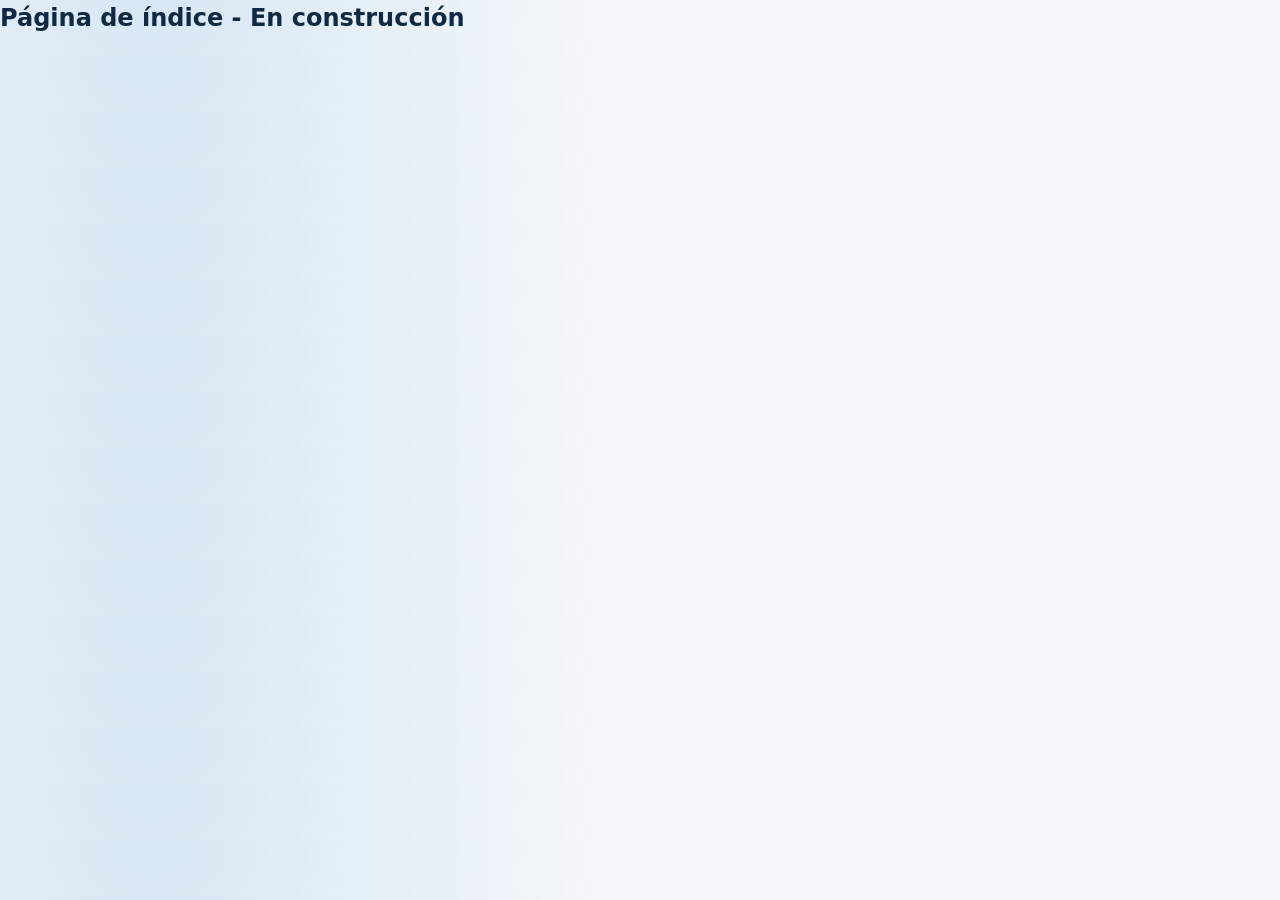
<file: index.html>
<!doctype html>
<html lang="es">
  <head>
    <meta charset="UTF-8" />
    <meta name="viewport" content="width=device-width, initial-scale=1" />
    <meta name="theme-color" content="#102a43" />
    <meta
      name="description"
      content="Crucigrama interactivo del Tema 1: Principios generales de Fisiología de Animales."
    />
    <meta property="og:title" content="Tema 1 · Principios generales" />
    <meta
      property="og:description"
      content="Crucigrama interactivo de Fisiología de Animales 2027-1."
    />
    <title>Tema 1 · Principios generales</title>
    <link rel="stylesheet" href="styles.css" />
  </head>
  <body>
<h2>Página de índice - 
    En construcción</h2>
    <!--
    <a class="skip-link" href="#crucigrama">Saltar al crucigrama</a>

    <header class="site-header">
      <div class="header-inner">
        <div>
          <p class="eyebrow">Fisiología de Animales 2027-1 · Grupo 5417</p>
          <h1>Tema 1 <span>Principios generales</span></h1>
          <p class="intro">
            Completa el crucigrama. Selecciona una casilla o una definición para comenzar.
          </p>
        </div>
        <div class="practice-badge" aria-label="Actividad de práctica">
          <span aria-hidden="true">✦</span>
          Práctica interactiva
        </div>
      </div>
    </header>

    <main class="page-shell" id="crucigrama">
      <section class="progress-card" aria-labelledby="progress-title">
        <div>
          <p class="section-label" id="progress-title">Tu avance</p>
          <p class="progress-copy" id="progressCopy">0 de 159 casillas</p>
        </div>
        <div
          class="progress-track"
          role="progressbar"
          aria-label="Progreso del crucigrama"
          aria-valuemin="0"
          aria-valuemax="100"
          aria-valuenow="0"
          id="progressBar"
        >
          <span id="progressFill"></span>
        </div>
        <div class="progress-summary">
          <div class="score-panel" aria-live="polite">
            <span>Puntaje</span>
            <strong id="scoreValue">100</strong>
            <small>de 100</small>
          </div>
          <p class="save-note"><span aria-hidden="true">●</span> Guardado en este dispositivo</p>
        </div>
      </section>

      <div class="workspace">
        <section class="board-card" aria-labelledby="board-title">
          <div class="board-toolbar">
            <div>
              <p class="section-label">Crucigrama</p>
              <h2 id="board-title">Selecciona una palabra</h2>
            </div>
            <div class="toolbar-actions">
              <button class="quiet-button zoom-button" id="zoomButton" type="button">
                Ampliar cuadrícula
              </button>
              <button class="quiet-button" id="printButton" type="button">Imprimir</button>
              <button class="quiet-button danger" id="resetButton" type="button">Reiniciar</button>
            </div>
          </div>

          <article class="selected-clue" aria-live="polite" aria-atomic="true">
            <div class="selected-clue-heading">
              <p id="selectedMeta">Selecciona una definición</p>
              <span id="selectedLength"></span>
            </div>
            <p class="selected-clue-text" id="selectedClue">
              Puedes empezar con cualquiera de las pistas horizontales o verticales.
            </p>
            <p class="concept-hint" id="conceptHint" hidden></p>
            <div class="clue-actions">
              <button class="primary-button" id="hintButton" type="button" disabled>
                Pista conceptual
              </button>
              <button class="secondary-button" id="letterButton" type="button" disabled>
                Revelar una letra · 0 disponibles
              </button>
              <button class="secondary-button" id="checkWordButton" type="button" disabled>
                Comprobar palabra
              </button>
            </div>
          </article>

          <div class="grid-scroller" id="gridScroller">
            <div
              class="crossword-grid"
              id="crosswordGrid"
              role="group"
              aria-label="Cuadrícula de crucigrama de 23 por 23"
            ></div>
          </div>

          <div class="board-footer">
            <p>
              <strong>Consejo:</strong> toca dos veces una intersección para cambiar entre horizontal y
              vertical. Los acentos son opcionales. Las pistas conceptuales son gratuitas; cada letra
              revelada resta un punto y queda marcada con un punto rojo.
            </p>
            <button class="check-all-button" id="checkAllButton" type="button">
              Comprobar todo
            </button>
          </div>
        </section>

        <aside class="clues-card" aria-labelledby="clues-title">
          <div class="clues-heading">
            <div>
              <p class="section-label">Definiciones</p>
              <h2 id="clues-title">Pistas</h2>
            </div>
            <p>19 términos</p>
          </div>

          <section aria-labelledby="across-title">
            <h3 id="across-title">Horizontales</h3>
            <div class="clue-list" id="acrossClues"></div>
          </section>

          <section aria-labelledby="down-title">
            <h3 id="down-title">Verticales</h3>
            <div class="clue-list" id="downClues"></div>
          </section>

        </aside>
      </div>
    </main>

    <div class="toast" id="toast" role="status" aria-live="polite" hidden></div>

    <div class="completion" id="completion" role="dialog" aria-modal="true" aria-labelledby="completionTitle" hidden>
      <div class="completion-card" id="proofCard">
        <div class="completion-mark" aria-hidden="true">✓</div>
        <p class="section-label">Actividad completada</p>
        <h2 id="completionTitle">¡Excelente trabajo!</h2>
        <p class="completion-copy">Has completado correctamente el crucigrama del Tema 1.</p>

        <label class="student-field" for="studentName">
          Nombre del estudiante
          <input id="studentName" type="text" maxlength="80" autocomplete="name" placeholder="Escribe tu nombre" />
        </label>
        <p class="student-name-print" id="studentNamePrint"></p>

        <div class="proof-summary">
          <div>
            <span>Puntaje final</span>
            <strong><span id="finalScore">100</span>/100</strong>
          </div>
          <div>
            <span>Letras reveladas</span>
            <strong id="finalRevealCount">0</strong>
          </div>
          <div>
            <span>Completado</span>
            <strong id="completedAt">—</strong>
          </div>
        </div>

        <p class="proof-instruction">
          Toma una captura de esta tarjeta o imprímela y guárdala como PDF para subirla a Google Classroom.
        </p>
        <div class="completion-actions">
          <button class="primary-button" id="printProofButton" type="button">Imprimir o guardar comprobante</button>
          <button class="secondary-button" id="closeCompletion" type="button">Revisar mis respuestas</button>
        </div>
      </div>
    </div>

    <noscript>
      <p class="noscript">Esta actividad necesita JavaScript para funcionar.</p>
    </noscript>

    <script src="script.js"></script>

    -->
  </body>
</html>
</file>
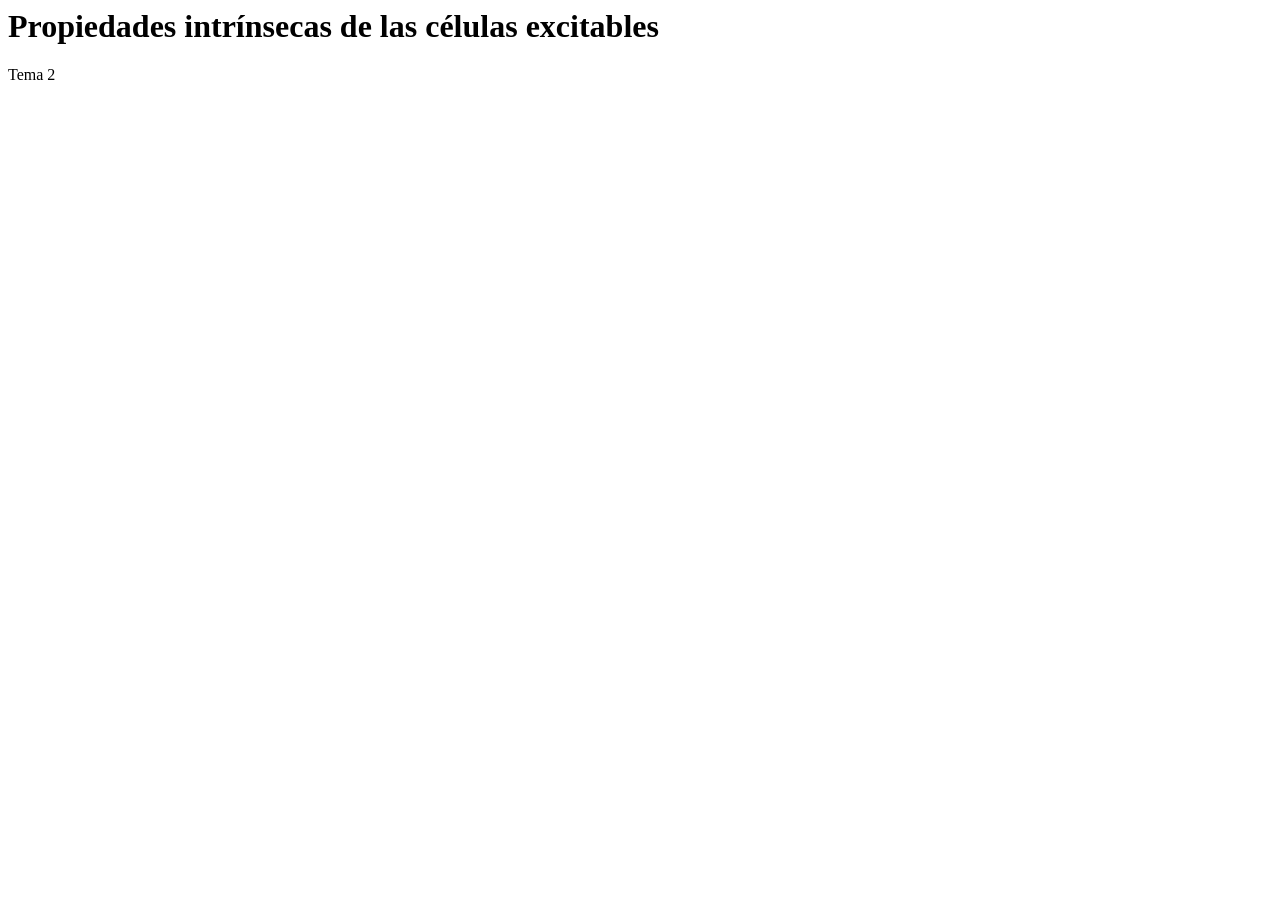
<file: tema2/index.html>
<html>
  <head>
    <title>Tema 2: Propiedades intrínsecas de las células excitables</title>
  </head>
  <body>
    <h1>Propiedades intrínsecas de las células excitables</h1>
    <p>Tema 2</p>
  </body>
</html>
</file>
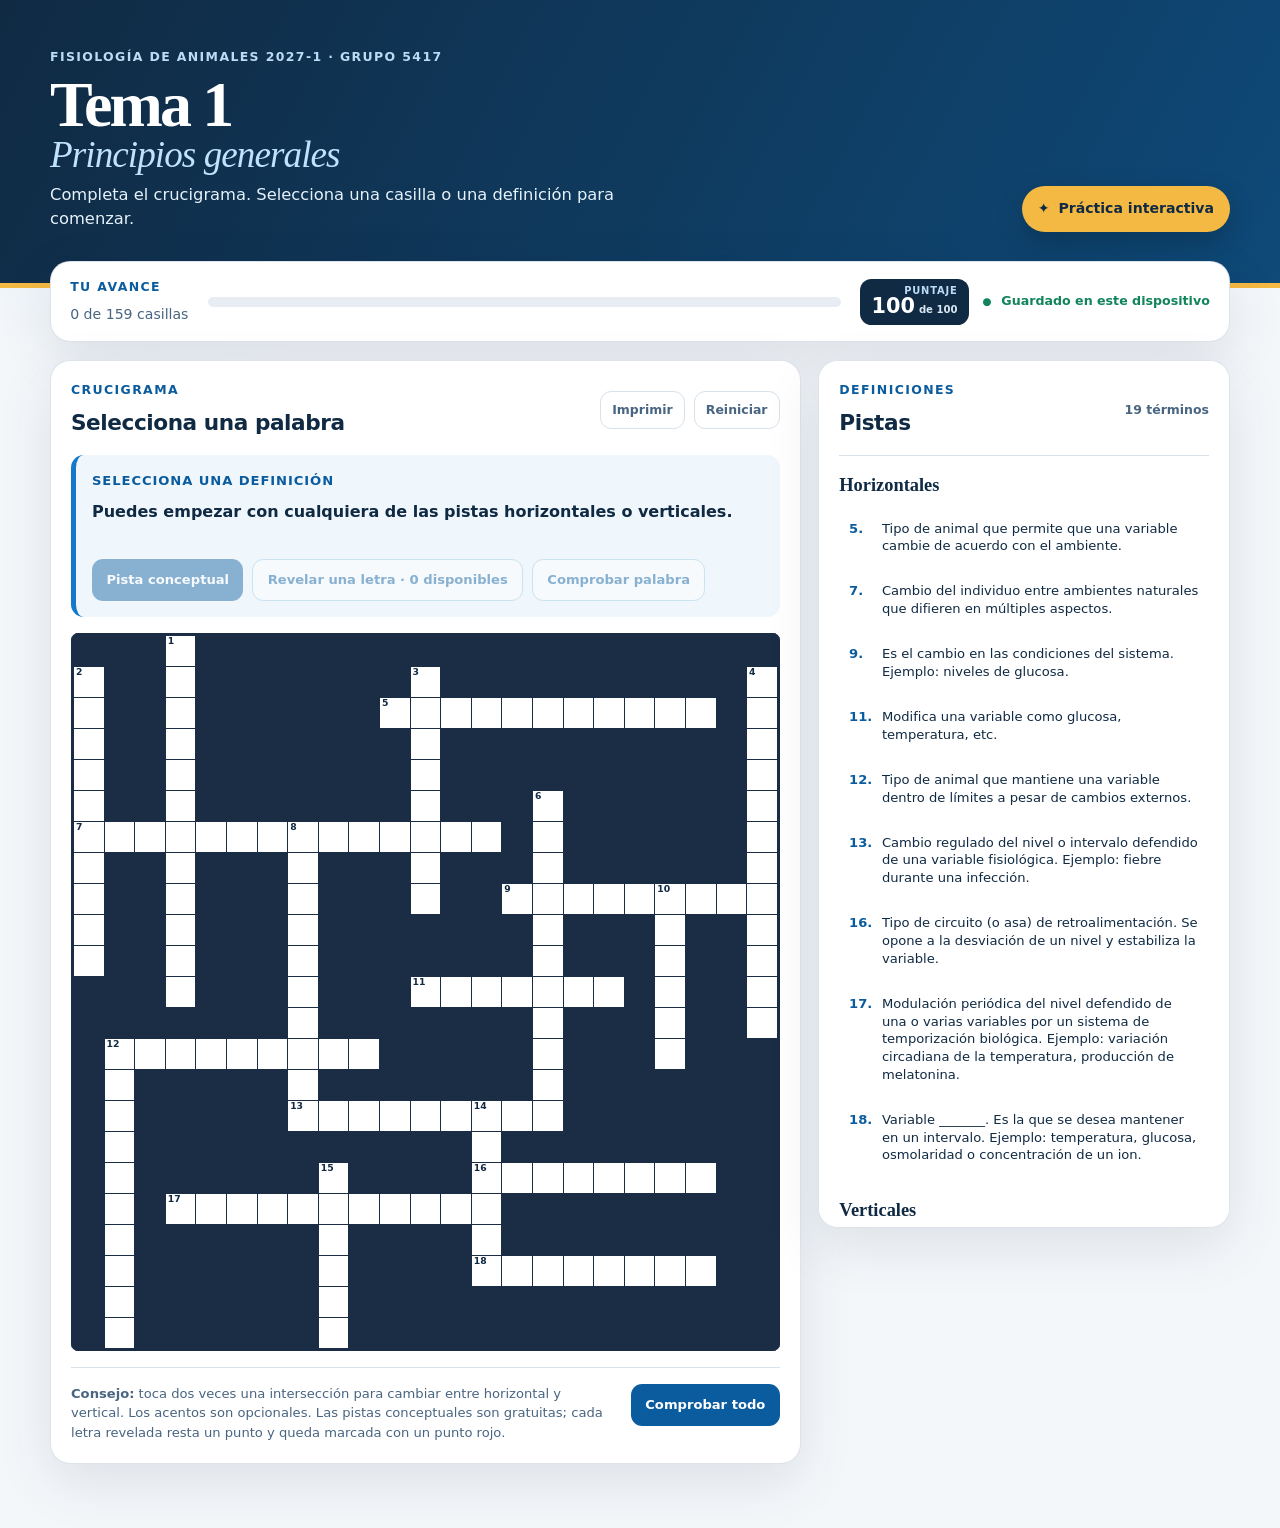
<file: tema1/crucigrama/index.html>
<!doctype html>
<html lang="es">
  <head>
    <meta charset="UTF-8" />
    <meta name="viewport" content="width=device-width, initial-scale=1" />
    <meta name="theme-color" content="#102a43" />
    <meta
      name="description"
      content="Crucigrama interactivo del Tema 1: Principios generales de Fisiología de Animales."
    />
    <meta property="og:title" content="Tema 1 · Principios generales" />
    <meta
      property="og:description"
      content="Crucigrama interactivo de Fisiología de Animales 2027-1."
    />
    <title>Tema 1 · Principios generales</title>
    <link rel="stylesheet" href="styles.css" />
  </head>
  <body>
    <a class="skip-link" href="#crucigrama">Saltar al crucigrama</a>

    <header class="site-header">
      <div class="header-inner">
        <div>
          <p class="eyebrow">Fisiología de Animales 2027-1 · Grupo 5417</p>
          <h1>Tema 1 <span>Principios generales</span></h1>
          <p class="intro">
            Completa el crucigrama. Selecciona una casilla o una definición para comenzar.
          </p>
        </div>
        <div class="practice-badge" aria-label="Actividad de práctica">
          <span aria-hidden="true">✦</span>
          Práctica interactiva
        </div>
      </div>
    </header>

    <main class="page-shell" id="crucigrama">
      <section class="progress-card" aria-labelledby="progress-title">
        <div>
          <p class="section-label" id="progress-title">Tu avance</p>
          <p class="progress-copy" id="progressCopy">0 de 159 casillas</p>
        </div>
        <div
          class="progress-track"
          role="progressbar"
          aria-label="Progreso del crucigrama"
          aria-valuemin="0"
          aria-valuemax="100"
          aria-valuenow="0"
          id="progressBar"
        >
          <span id="progressFill"></span>
        </div>
        <div class="progress-summary">
          <div class="score-panel" aria-live="polite">
            <span>Puntaje</span>
            <strong id="scoreValue">100</strong>
            <small>de 100</small>
          </div>
          <p class="save-note"><span aria-hidden="true">●</span> Guardado en este dispositivo</p>
        </div>
      </section>

      <div class="workspace">
        <section class="board-card" aria-labelledby="board-title">
          <div class="board-toolbar">
            <div>
              <p class="section-label">Crucigrama</p>
              <h2 id="board-title">Selecciona una palabra</h2>
            </div>
            <div class="toolbar-actions">
              <button class="quiet-button zoom-button" id="zoomButton" type="button">
                Ampliar cuadrícula
              </button>
              <button class="quiet-button" id="printButton" type="button">Imprimir</button>
              <button class="quiet-button danger" id="resetButton" type="button">Reiniciar</button>
            </div>
          </div>

          <article class="selected-clue" aria-live="polite" aria-atomic="true">
            <div class="selected-clue-heading">
              <p id="selectedMeta">Selecciona una definición</p>
              <span id="selectedLength"></span>
            </div>
            <p class="selected-clue-text" id="selectedClue">
              Puedes empezar con cualquiera de las pistas horizontales o verticales.
            </p>
            <p class="concept-hint" id="conceptHint" hidden></p>
            <div class="clue-actions">
              <button class="primary-button" id="hintButton" type="button" disabled>
                Pista conceptual
              </button>
              <button class="secondary-button" id="letterButton" type="button" disabled>
                Revelar una letra · 0 disponibles
              </button>
              <button class="secondary-button" id="checkWordButton" type="button" disabled>
                Comprobar palabra
              </button>
            </div>
          </article>

          <div class="grid-scroller" id="gridScroller">
            <div
              class="crossword-grid"
              id="crosswordGrid"
              role="group"
              aria-label="Cuadrícula de crucigrama de 23 por 23"
            ></div>
          </div>

          <div class="board-footer">
            <p>
              <strong>Consejo:</strong> toca dos veces una intersección para cambiar entre horizontal y
              vertical. Los acentos son opcionales. Las pistas conceptuales son gratuitas; cada letra
              revelada resta un punto y queda marcada con un punto rojo.
            </p>
            <button class="check-all-button" id="checkAllButton" type="button">
              Comprobar todo
            </button>
          </div>
        </section>

        <aside class="clues-card" aria-labelledby="clues-title">
          <div class="clues-heading">
            <div>
              <p class="section-label">Definiciones</p>
              <h2 id="clues-title">Pistas</h2>
            </div>
            <p>19 términos</p>
          </div>

          <section aria-labelledby="across-title">
            <h3 id="across-title">Horizontales</h3>
            <div class="clue-list" id="acrossClues"></div>
          </section>

          <section aria-labelledby="down-title">
            <h3 id="down-title">Verticales</h3>
            <div class="clue-list" id="downClues"></div>
          </section>

        </aside>
      </div>
    </main>

    <div class="toast" id="toast" role="status" aria-live="polite" hidden></div>

    <div class="completion" id="completion" role="dialog" aria-modal="true" aria-labelledby="completionTitle" hidden>
      <div class="completion-card" id="proofCard">
        <div class="completion-mark" aria-hidden="true">✓</div>
        <p class="section-label">Actividad completada</p>
        <h2 id="completionTitle">¡Excelente trabajo!</h2>
        <p class="completion-copy">Has completado correctamente el crucigrama del Tema 1.</p>

        <label class="student-field" for="studentName">
          Nombre del estudiante
          <input id="studentName" type="text" maxlength="80" autocomplete="name" placeholder="Escribe tu nombre" />
        </label>
        <p class="student-name-print" id="studentNamePrint"></p>

        <div class="proof-summary">
          <div>
            <span>Puntaje final</span>
            <strong><span id="finalScore">100</span>/100</strong>
          </div>
          <div>
            <span>Letras reveladas</span>
            <strong id="finalRevealCount">0</strong>
          </div>
          <div>
            <span>Completado</span>
            <strong id="completedAt">—</strong>
          </div>
        </div>

        <p class="proof-instruction">
          Toma una captura de esta tarjeta o imprímela y guárdala como PDF para subirla a Google Classroom.
        </p>
        <div class="completion-actions">
          <button class="primary-button" id="printProofButton" type="button">Imprimir o guardar comprobante</button>
          <button class="secondary-button" id="closeCompletion" type="button">Revisar mis respuestas</button>
        </div>
      </div>
    </div>

    <noscript>
      <p class="noscript">Esta actividad necesita JavaScript para funcionar.</p>
    </noscript>

    <script src="script.js"></script>
  </body>
</html>
</file>
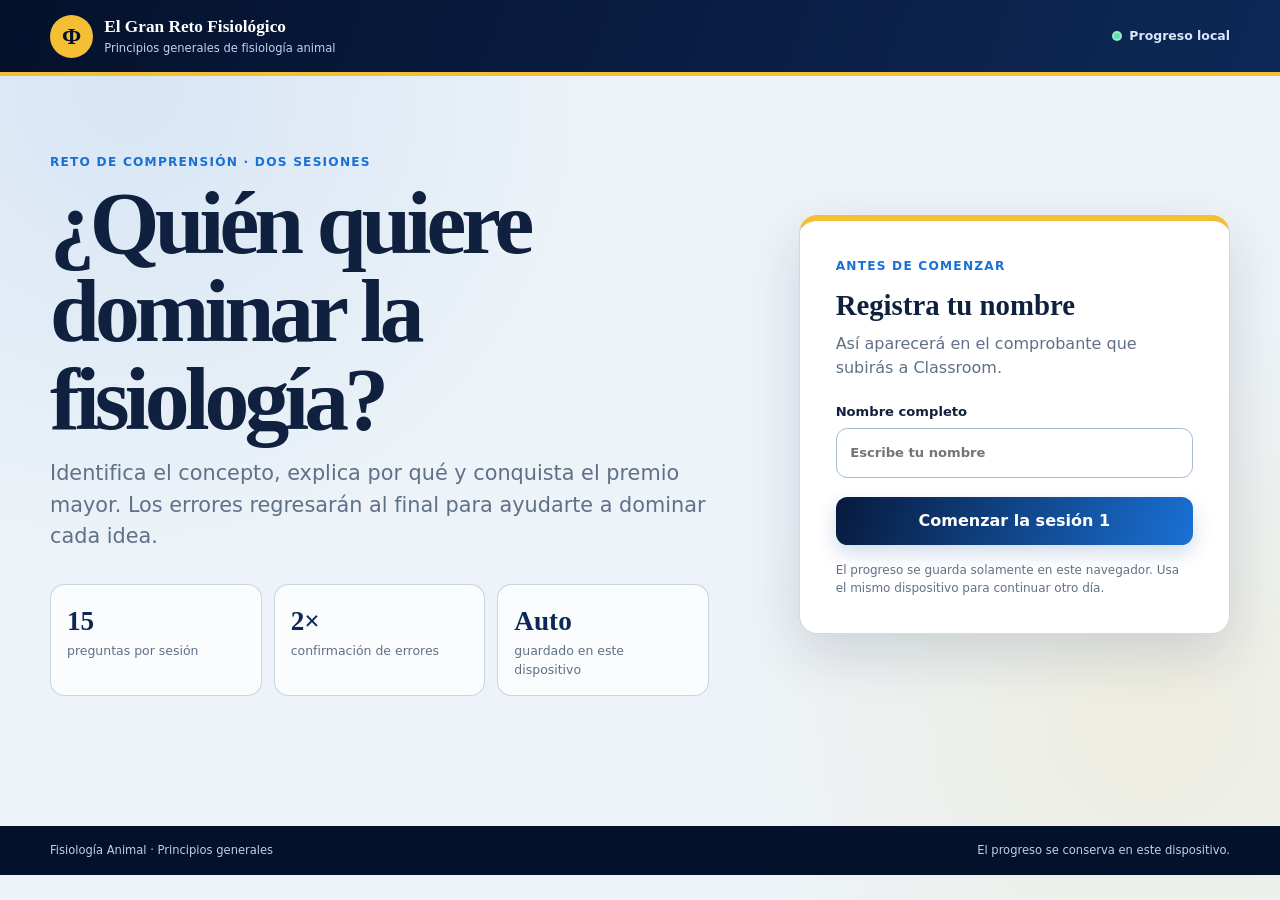
<file: tema1/milliongame/index.html>
<!doctype html>
<html lang="es">
  <head>
    <meta charset="UTF-8" />
    <meta name="viewport" content="width=device-width, initial-scale=1" />
    <meta name="theme-color" content="#071a3d" />
    <meta
      name="description"
      content="Juego de comprensión sobre los principios generales de la fisiología animal."
    />
    <title>El Gran Reto Fisiológico · Principios generales</title>
    <link rel="stylesheet" href="estilos-juego-millon-principios-fisiologia.css" />
  </head>
  <body>
    <header class="site-header">
      <a class="brand" href="#inicio" aria-label="Ir al inicio">
        <span class="brand-mark" aria-hidden="true">Φ</span>
        <span>
          <strong>El Gran Reto Fisiológico</strong>
          <small>Principios generales de fisiología animal</small>
        </span>
      </a>
      <div class="save-indicator" id="saveIndicator" role="status" aria-live="polite">
        <span aria-hidden="true"></span>
        Progreso local
      </div>
    </header>

    <main id="app">
      <section class="screen start-screen" id="startScreen" aria-labelledby="welcomeTitle">
        <div class="hero-copy">
          <p class="eyebrow">Reto de comprensión · Dos sesiones</p>
          <h1 id="welcomeTitle">¿Quién quiere dominar la fisiología?</h1>
          <p class="hero-intro">
            Identifica el concepto, explica por qué y conquista el premio mayor. Los errores regresarán
            al final para ayudarte a dominar cada idea.
          </p>

          <div class="feature-row" aria-label="Características de la actividad">
            <article>
              <strong>15</strong>
              <span>preguntas por sesión</span>
            </article>
            <article>
              <strong>2×</strong>
              <span>confirmación de errores</span>
            </article>
            <article>
              <strong>Auto</strong>
              <span>guardado en este dispositivo</span>
            </article>
          </div>
        </div>

        <div class="start-card" id="startCard">
          <p class="card-kicker">Antes de comenzar</p>
          <h2>Registra tu nombre</h2>
          <p>Así aparecerá en el comprobante que subirás a Classroom.</p>

          <label class="name-field" for="studentName">
            Nombre completo
            <input
              id="studentName"
              name="studentName"
              type="text"
              maxlength="70"
              autocomplete="name"
              placeholder="Escribe tu nombre"
            />
          </label>
          <p class="field-error" id="nameError" role="alert" hidden>Escribe tu nombre para continuar.</p>

          <button class="primary-button wide" id="startButton" type="button">
            Comenzar la sesión 1
          </button>

          <div class="resume-panel" id="resumePanel" hidden>
            <div>
              <span class="resume-label">Progreso encontrado</span>
              <strong id="resumeDescription">Sesión en curso</strong>
            </div>
            <button class="primary-button" id="resumeButton" type="button">Continuar</button>
          </div>

          <button class="text-button" id="resetButton" type="button" hidden>
            Borrar el progreso y comenzar de nuevo
          </button>

          <p class="privacy-note">
            El progreso se guarda solamente en este navegador. Usa el mismo dispositivo para continuar otro día.
          </p>
        </div>
      </section>

      <section class="screen game-screen" id="gameScreen" aria-labelledby="gameQuestionTitle" hidden>
        <div class="game-status">
          <div>
            <p class="eyebrow" id="sessionLabel">Sesión 1 de 2</p>
            <h2 id="phaseTitle">Primera vuelta</h2>
          </div>
          <div class="status-meters">
            <div>
              <span>Avance</span>
              <strong id="progressText">1 de 15</strong>
            </div>
            <div>
              <span>Premio provisional</span>
              <strong id="currentPrize">$0</strong>
            </div>
          </div>
          <div class="progress-track" aria-hidden="true">
            <span id="progressBar"></span>
          </div>
        </div>

        <div class="game-layout">
          <aside class="money-panel" aria-label="Escalera del premio">
            <p class="panel-title">Camino al millón</p>
            <ol class="money-ladder" id="moneyLadder" reversed></ol>
          </aside>

          <article class="question-card" id="questionCard">
            <div class="question-meta">
              <span class="phase-badge" id="phaseBadge">Primera vuelta</span>
              <span id="questionCategory">Categoría</span>
            </div>

            <div class="scenario">
              <p class="scenario-label">Situación</p>
              <p class="scenario-text" id="questionScenario"></p>
            </div>

            <section class="question-part" id="part1Section" aria-labelledby="gameQuestionTitle">
              <p class="part-label">Parte 1 · Elige el concepto</p>
              <h2 id="gameQuestionTitle"></h2>
              <div class="answer-grid" id="part1Options" role="group" aria-label="Opciones de la primera parte"></div>
              <button class="primary-button answer-button" id="submitPart1" type="button" disabled>
                Continuar al porqué
              </button>
            </section>

            <section class="question-part why-part" id="part2Section" aria-labelledby="whyQuestionTitle" hidden>
              <p class="part-label">Parte 2 · Explica por qué</p>
              <p class="chosen-recap" id="chosenAnswerRecap"></p>
              <h2 id="whyQuestionTitle"></h2>
              <div class="answer-grid" id="part2Options" role="group" aria-label="Opciones de la segunda parte"></div>
              <button class="primary-button answer-button" id="submitPart2" type="button" disabled>
                Confirmar respuesta
              </button>
            </section>

            <section class="feedback-panel" id="feedbackPanel" aria-live="polite" hidden>
              <div class="feedback-heading">
                <span class="feedback-icon" id="feedbackIcon" aria-hidden="true">✓</span>
                <div>
                  <p class="part-label" id="feedbackLabel">Resultado</p>
                  <h2 id="feedbackTitle">¡Muy bien!</h2>
                </div>
              </div>
              <div class="answer-summary" id="answerSummary"></div>
              <p id="feedbackExplanation"></p>
              <p class="review-advice" id="reviewAdvice"></p>
              <button class="primary-button answer-button" id="nextButton" type="button">Siguiente pregunta</button>
            </section>
          </article>
        </div>
      </section>

      <section class="screen result-screen" id="resultScreen" aria-labelledby="resultTitle" hidden>
        <div class="celebration" aria-hidden="true">
          <span>★</span><span>◆</span><span>★</span><span>●</span><span>◆</span>
        </div>

        <div class="result-intro">
          <p class="eyebrow" id="resultEyebrow">Sesión completada</p>
          <h1 id="resultTitle">¡Conceptos dominados!</h1>
          <p id="resultLead">Corregiste y confirmaste todos los conceptos de esta sesión.</p>
        </div>

        <article class="proof-card" id="proofCard">
          <div class="proof-topline">
            <span>El Gran Reto Fisiológico</span>
            <span id="proofSession">Sesión 1 de 2</span>
          </div>
          <p class="proof-label">Comprobante de dominio</p>
          <h2 id="proofName">Nombre del estudiante</h2>
          <p class="proof-copy">Completó 15 preguntas de dos partes y dominó todos los conceptos presentados.</p>

          <div class="prize-display">
            <span>Premio de primera vuelta</span>
            <strong id="proofPrize">$1,000,000</strong>
          </div>

          <div class="proof-stats">
            <div><span>Primera vuelta</span><strong id="proofScore">30/30</strong></div>
            <div><span>Dominio final</span><strong>100%</strong></div>
            <div><span>Repasos</span><strong id="proofReviews">0</strong></div>
          </div>

          <div class="proof-footer">
            <span id="proofDate">Fecha</span>
            <span id="proofCode">Código</span>
          </div>
        </article>

        <div class="result-actions">
          <button class="primary-button" id="downloadProofButton" type="button">Descargar comprobante</button>
          <button class="secondary-button" id="printProofButton" type="button">Imprimir o guardar PDF</button>
          <button class="gold-button" id="nextSessionButton" type="button">Comenzar la sesión 2</button>
        </div>

        <section class="feedback-summary" id="feedbackSummary">
          <h2>Tu retroalimentación</h2>
          <p id="summaryMessage"></p>
          <ul id="adviceList"></ul>
        </section>

        <section class="classroom-reminder" id="classroomReminder">
          <div aria-hidden="true">✓</div>
          <div>
            <h2 id="classroomTitle">Guarda este comprobante</h2>
            <p id="classroomCopy">Al terminar la segunda sesión, sube los dos comprobantes diferentes a Classroom.</p>
          </div>
        </section>

        <section class="past-proofs" id="pastProofs" hidden>
          <h2>Comprobantes de este reto</h2>
          <div id="pastProofList"></div>
        </section>

        <button class="text-button restart-link" id="newCycleButton" type="button" hidden>
          Practicar otra vez con un nuevo ciclo
        </button>
      </section>

      <section class="load-error" id="loadError" hidden>
        <h1>No se pudo iniciar el juego</h1>
        <p>
          Comprueba que el archivo <strong>banco-preguntas-principios-fisiologia.js</strong> esté en la misma carpeta que esta página.
        </p>
      </section>
    </main>

    <footer>
      <span>Fisiología Animal · Principios generales</span>
      <span>El progreso se conserva en este dispositivo.</span>
    </footer>

    <div class="toast" id="toast" role="status" aria-live="polite" hidden></div>

    <noscript>
      <p class="load-error">Este juego necesita JavaScript para funcionar.</p>
    </noscript>
    <script src="banco-preguntas-principios-fisiologia.js"></script>
    <script src="logica-juego-millon-principios-fisiologia.js"></script>
  </body>
</html>
</file>
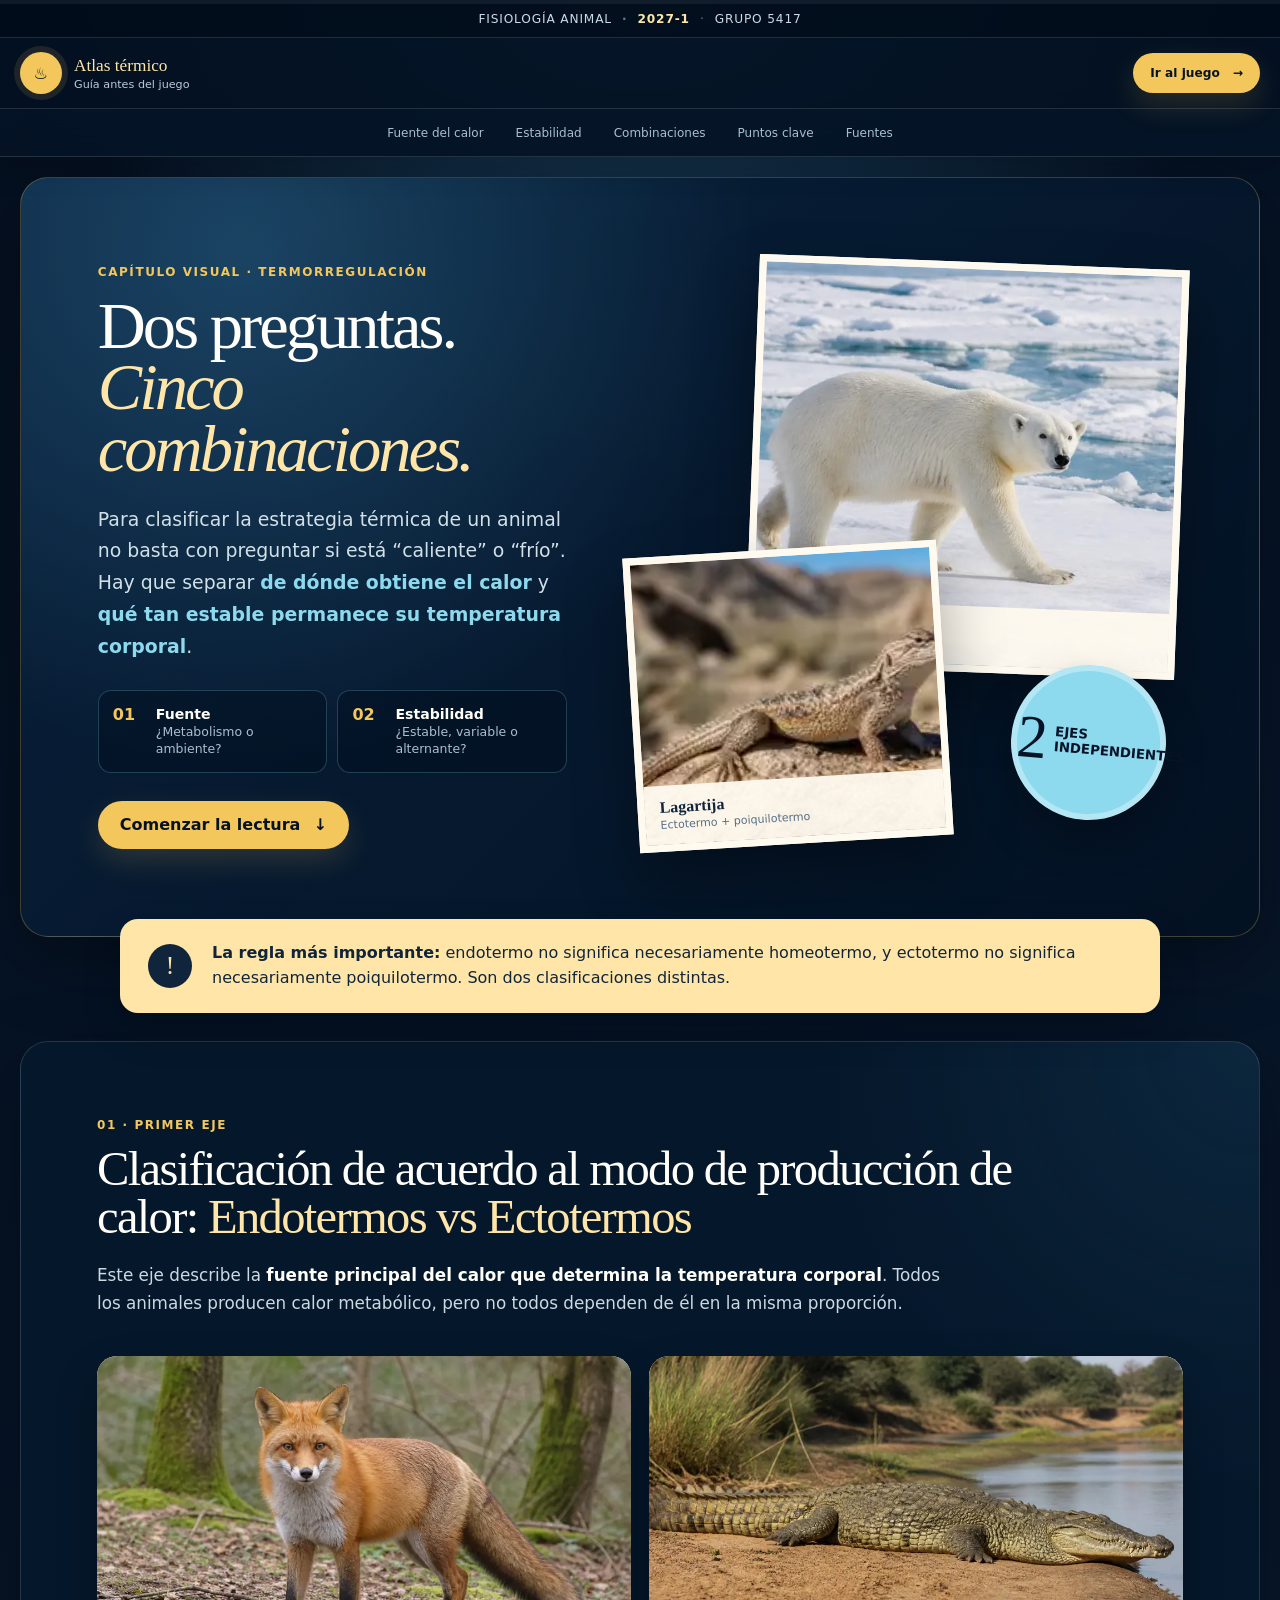
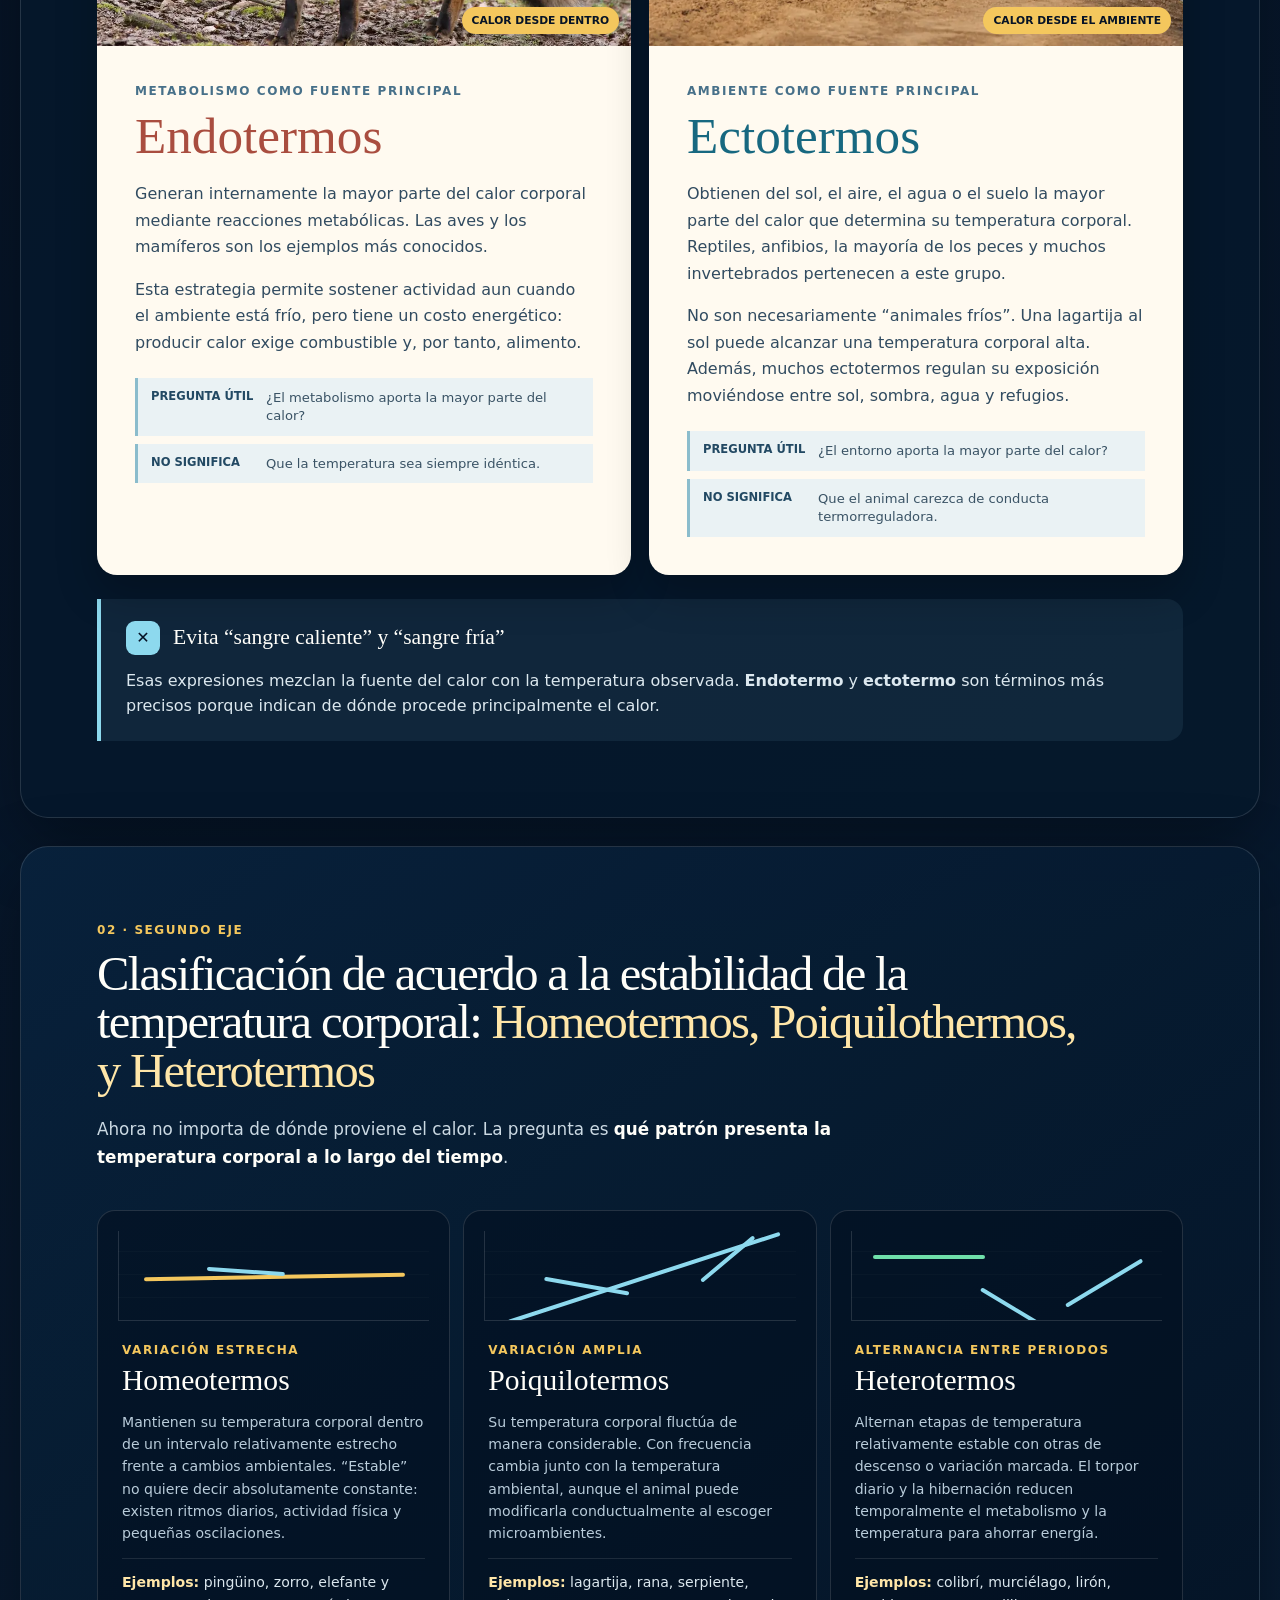
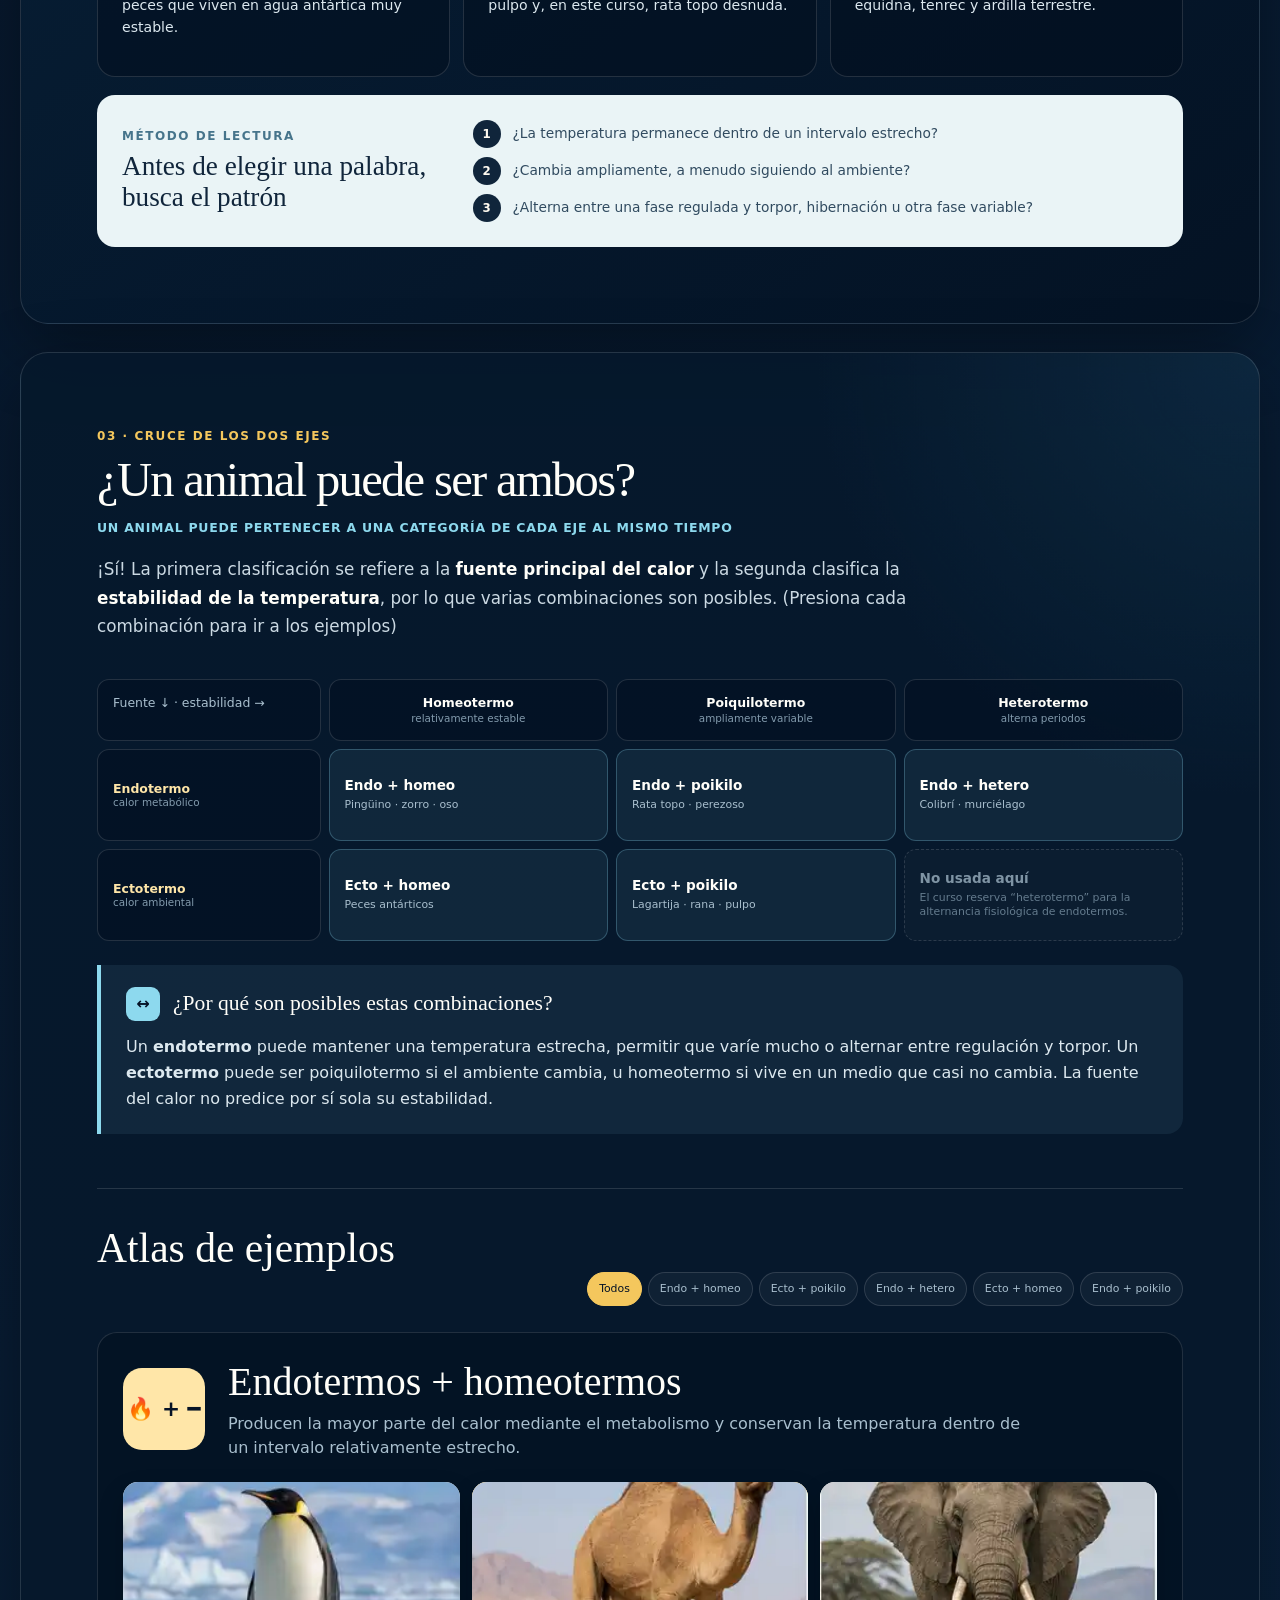
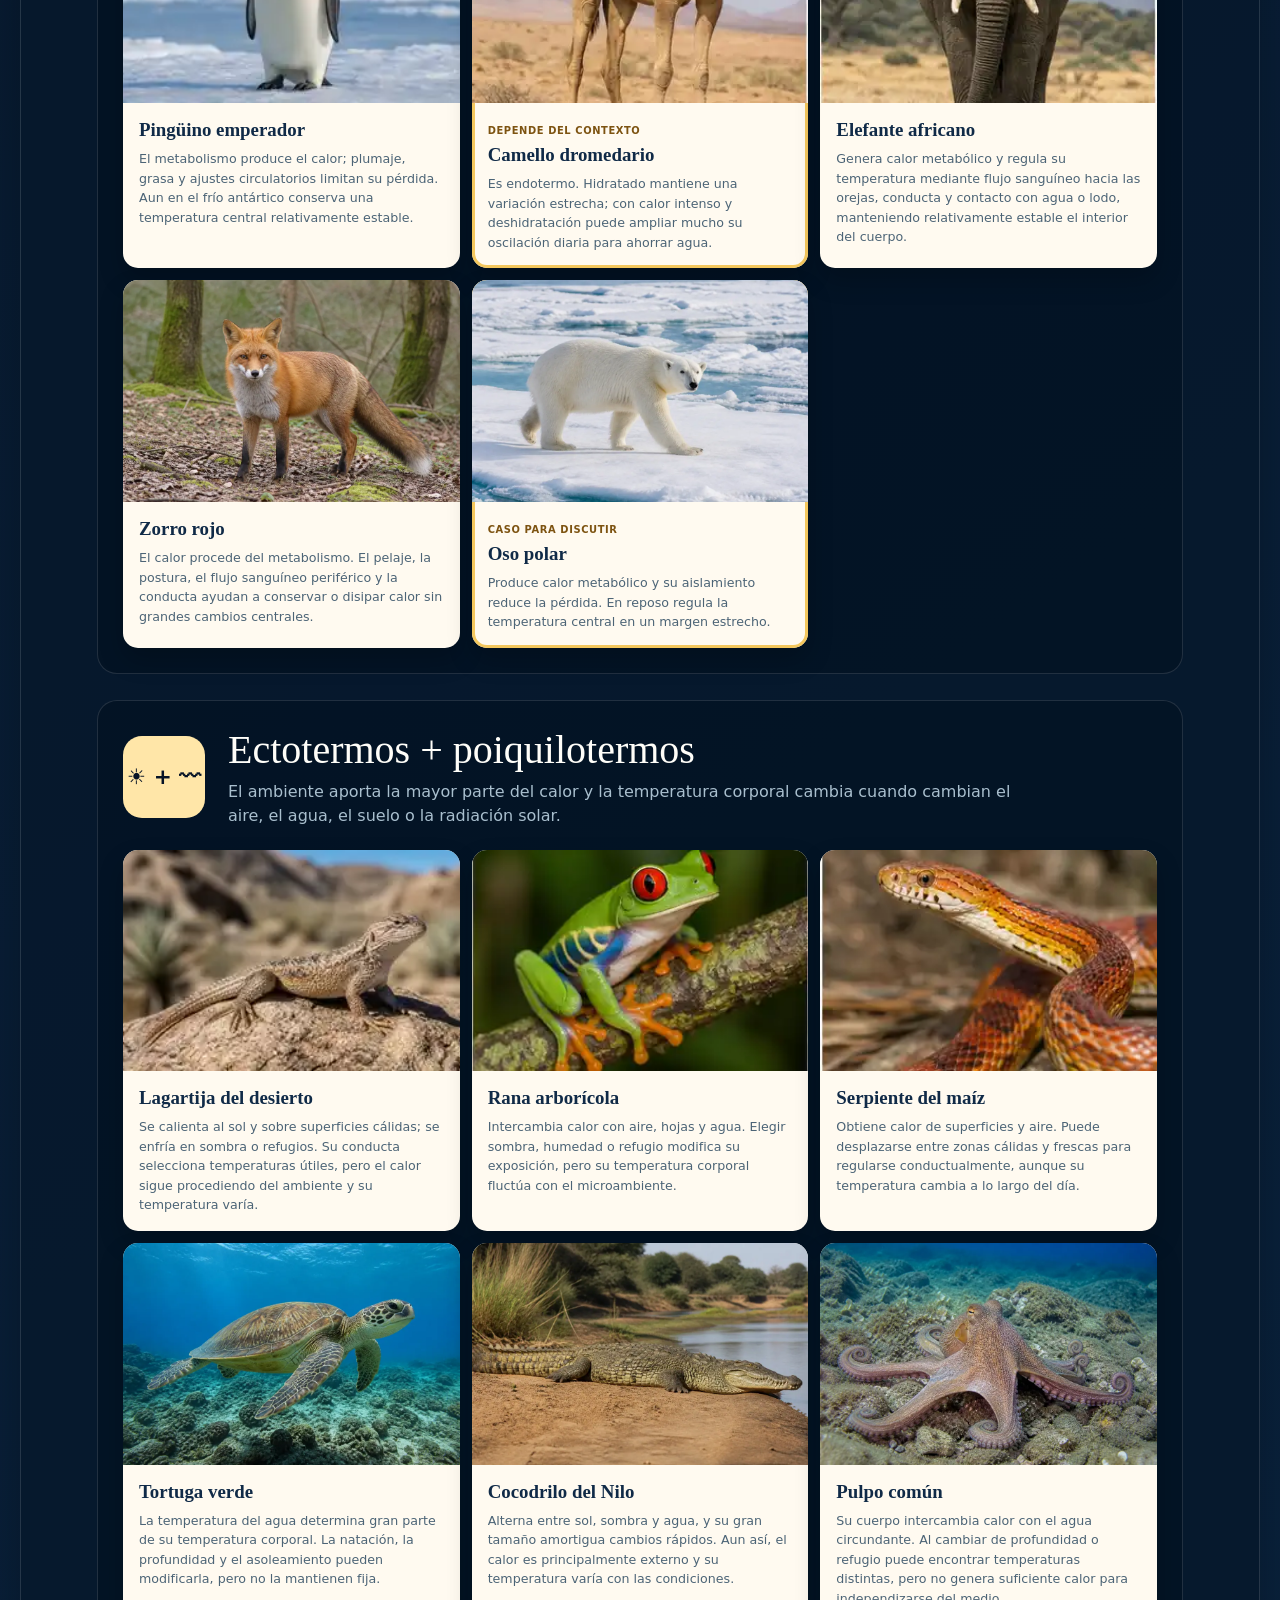
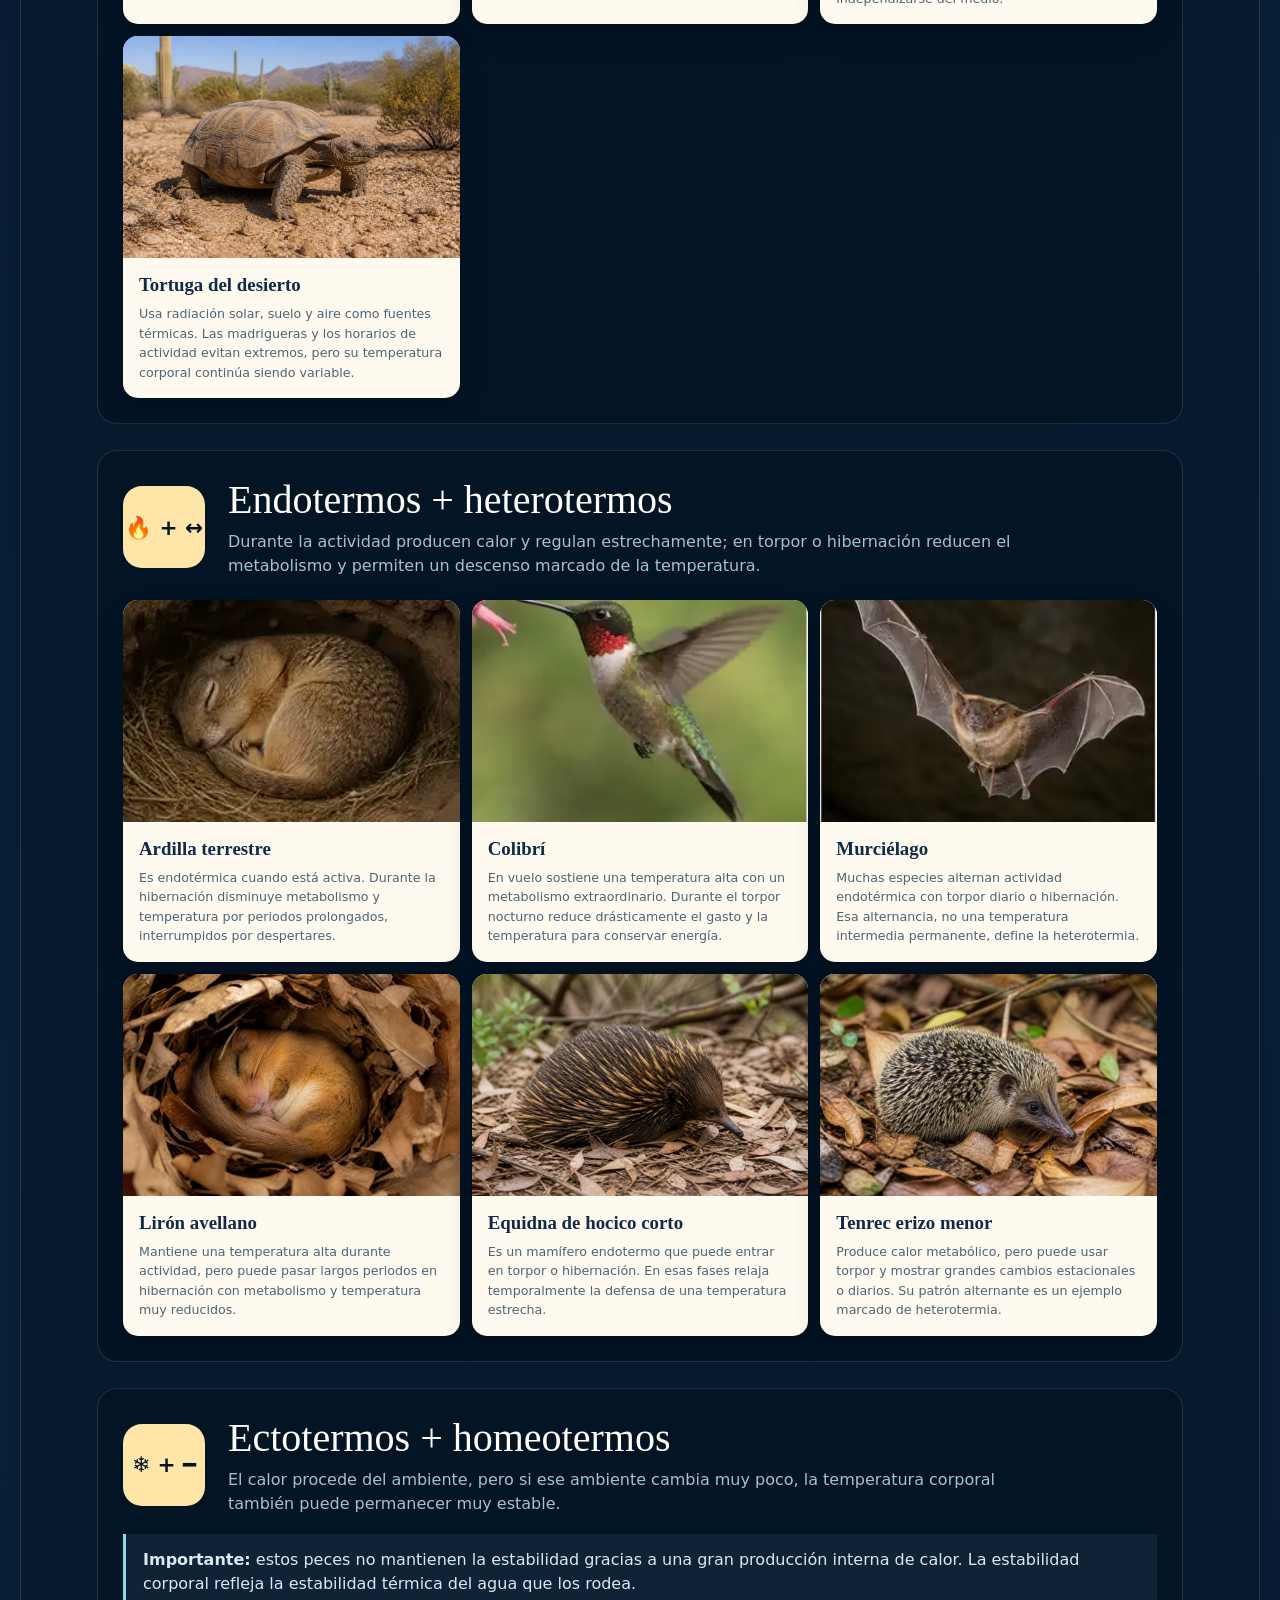
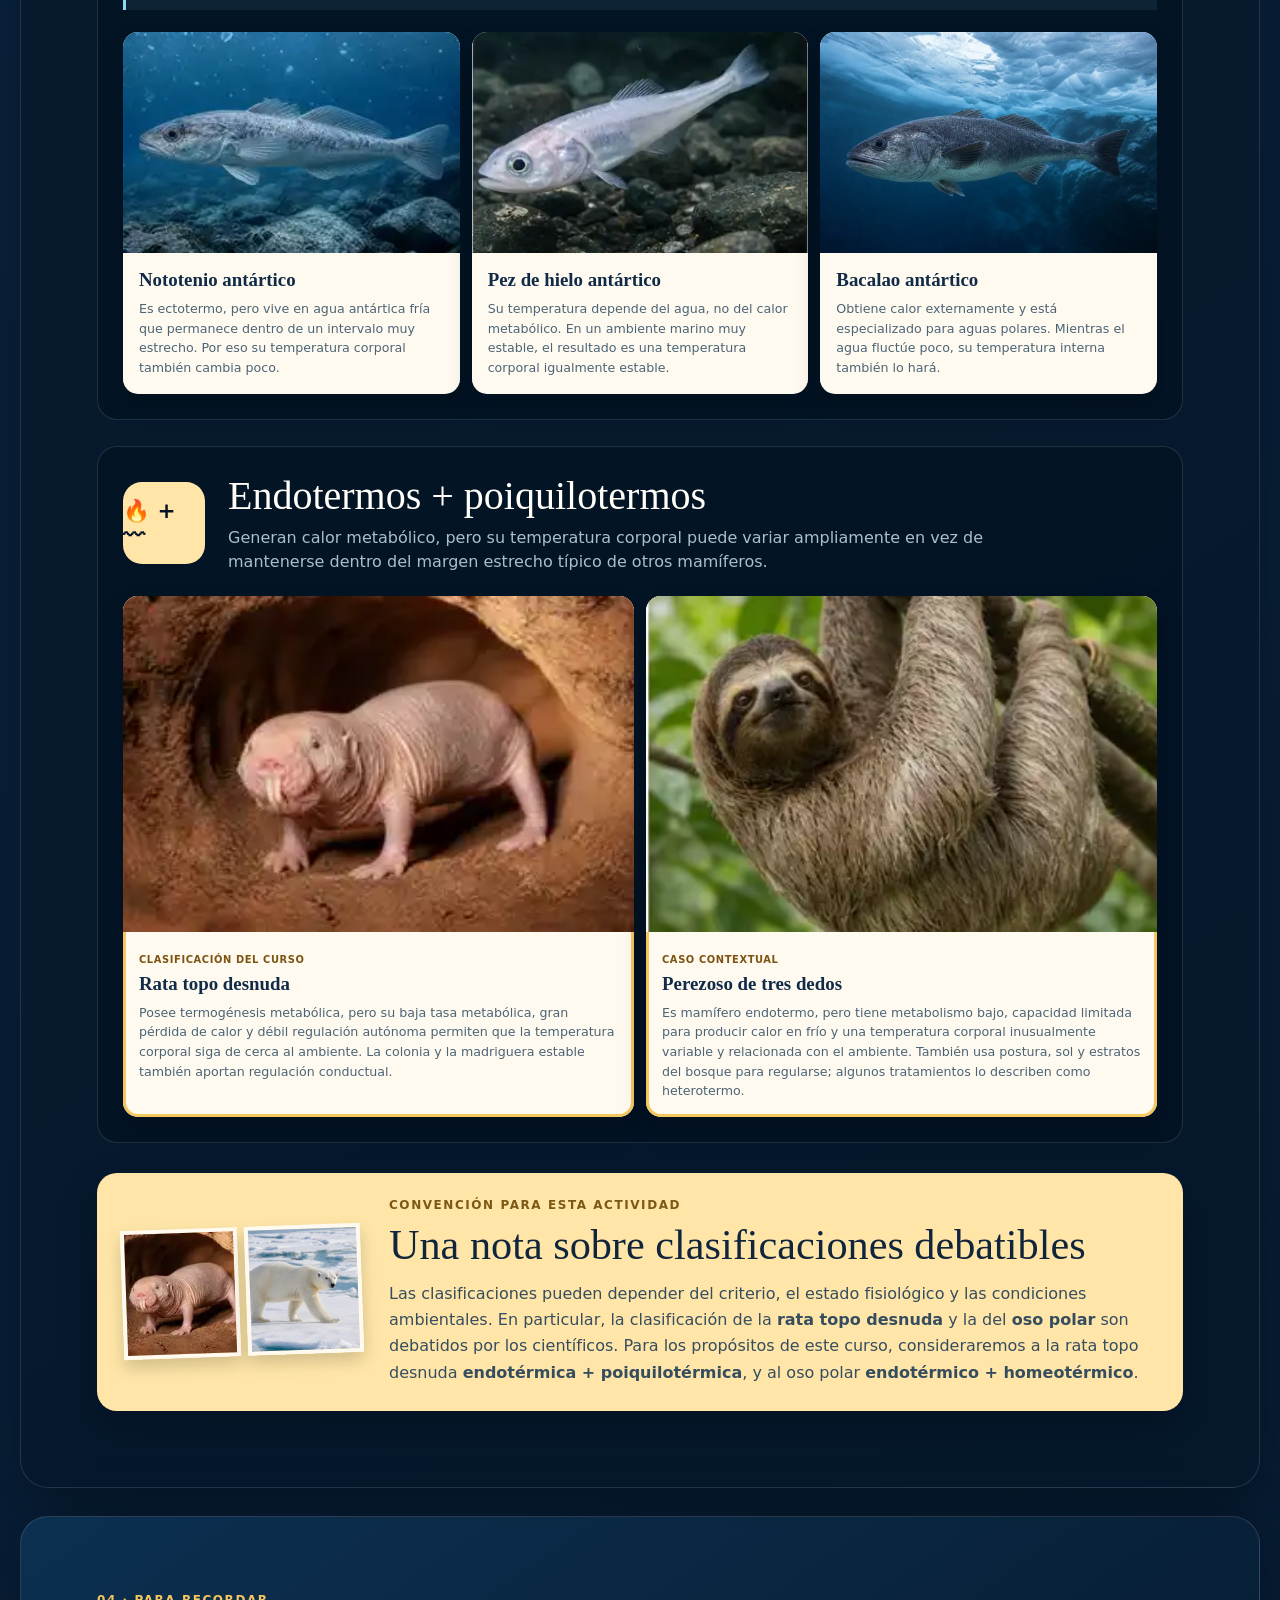
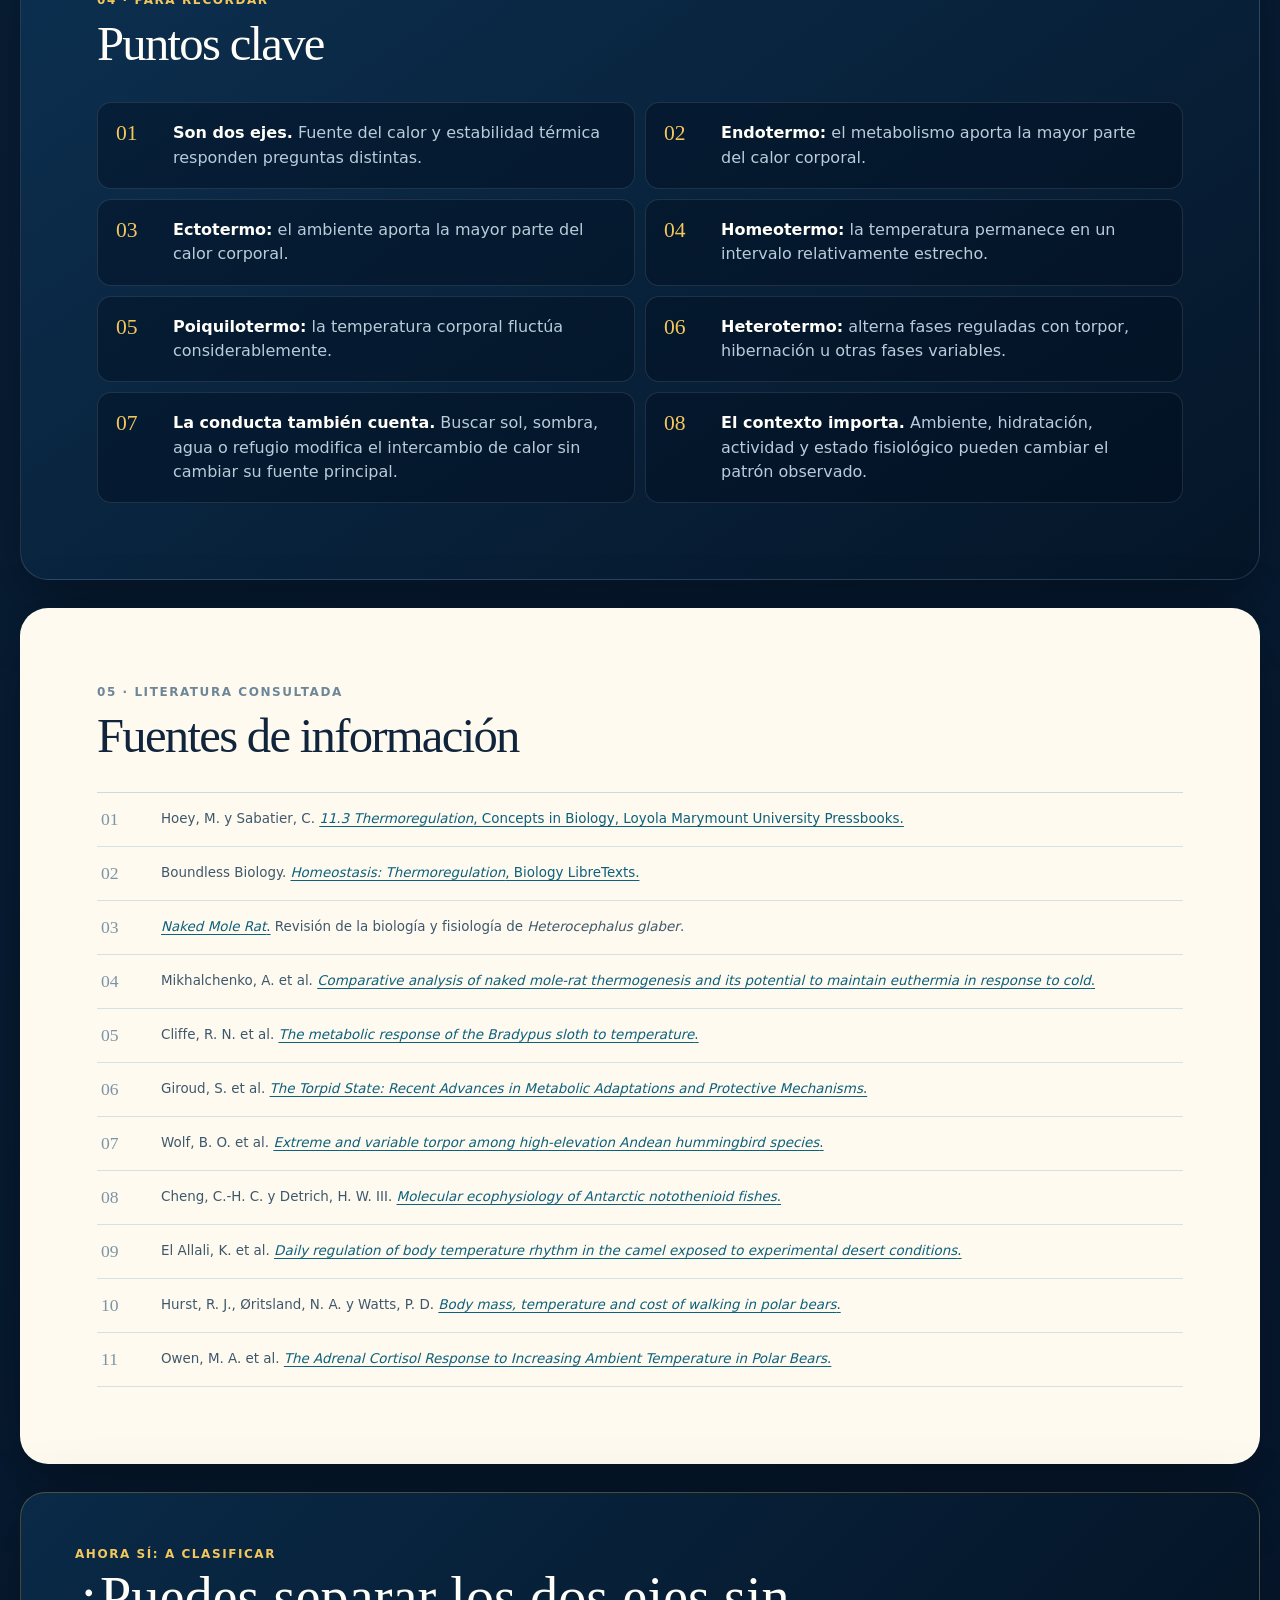
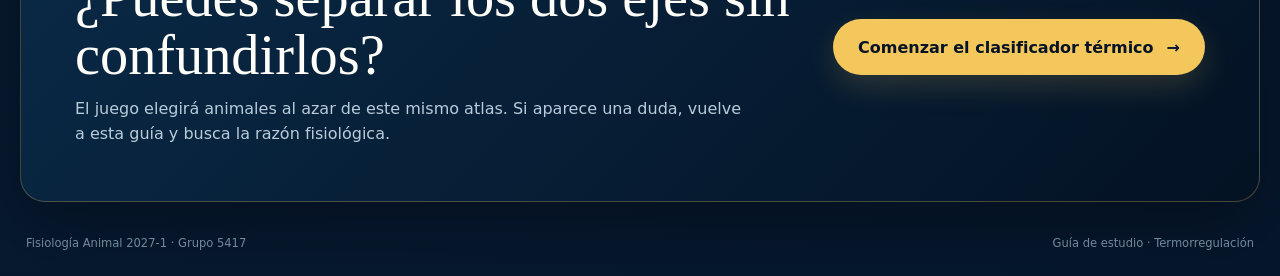
<file: tema1/termorregulacion/index.html>
<!doctype html>
<html lang="es">
<head>
  <meta charset="utf-8">
  <meta name="viewport" content="width=device-width, initial-scale=1">
  <meta name="theme-color" content="#07172d">
  <meta name="description" content="Guía ilustrada sobre endotermia, ectotermia, homeotermia, poiquilotermia y heterotermia para Fisiología Animal.">
  <title>Guía de estrategias térmicas | Fisiología Animal</title>
  <link rel="stylesheet" href="estilos-guia-termorregulacion.css">
</head>
<body>
  <a class="salto" href="#contenido">Saltar al contenido</a>
  <div class="progreso-lectura" aria-hidden="true"><span id="barra-progreso"></span></div>

  <header class="cabecera-sitio">
    <div class="curso-global" aria-label="Datos del curso">
      <span>Fisiología Animal</span><strong>2027-1</strong><span>Grupo 5417</span>
    </div>
    <div class="barra-marca">
      <a class="marca" href="#inicio" aria-label="Volver al inicio de la guía">
        <span class="marca-icono" aria-hidden="true">♨</span>
        <span><strong>Atlas térmico</strong><small>Guía antes del juego</small></span>
      </a>
      <a class="boton boton-compacto" href="juego-clasificador-termico.html">Ir al juego <span aria-hidden="true">→</span></a>
    </div>
  </header>

  <nav class="indice" aria-label="Índice de la guía">
    <a href="#fuente-calor">Fuente del calor</a>
    <a href="#estabilidad">Estabilidad</a>
    <a href="#combinaciones">Combinaciones</a>
    <a href="#puntos-clave">Puntos clave</a>
    <a href="#fuentes">Fuentes</a>
  </nav>

  <main id="contenido">
    <article>
      <section class="hero" id="inicio" aria-labelledby="titulo-principal">
        <div class="hero-texto">
          <p class="ceja">Capítulo visual · Termorregulación</p>
          <h1 id="titulo-principal">Dos preguntas.<br><em>Cinco combinaciones.</em></h1>
          <p class="bajada">Para clasificar la estrategia térmica de un animal no basta con preguntar si está “caliente” o “frío”. Hay que separar <strong>de dónde obtiene el calor</strong> y <strong>qué tan estable permanece su temperatura corporal</strong>.</p>

          <div class="hero-ejes" aria-label="Las dos preguntas de la guía">
            <div><span>01</span><p><strong>Fuente</strong>¿Metabolismo o ambiente?</p></div>
            <div><span>02</span><p><strong>Estabilidad</strong>¿Estable, variable o alternante?</p></div>
          </div>

          <a class="boton" href="#fuente-calor">Comenzar la lectura <span aria-hidden="true">↓</span></a>
        </div>

        <div class="hero-collage" aria-label="Ejemplos de animales con diferentes estrategias térmicas">
          <figure class="foto foto-principal">
            <img src="imagenes/oso-polar.webp" alt="Oso polar sobre hielo" fetchpriority="high">
            <figcaption><strong>Oso polar</strong><span>Endotermo + homeotermo</span></figcaption>
          </figure>
          <figure class="foto foto-secundaria">
            <img src="imagenes/lagartija-desierto.webp" alt="Lagartija del desierto sobre una roca" fetchpriority="high">
            <figcaption><strong>Lagartija</strong><span>Ectotermo + poiquilotermo</span></figcaption>
          </figure>
          <div class="sello-editorial"><span>2</span><small>ejes<br>independientes</small></div>
        </div>
      </section>

      <aside class="idea-central">
        <span aria-hidden="true">!</span>
        <p><strong>La regla más importante:</strong> endotermo no significa necesariamente homeotermo, y ectotermo no significa necesariamente poiquilotermo. Son dos clasificaciones distintas.</p>
      </aside>

      <section class="seccion" id="fuente-calor" aria-labelledby="titulo-fuente">
        <header class="cabecera-seccion">
          <p class="numero-seccion">01 · Primer eje</p>
          <h2 id="titulo-fuente" lang="en">Clasificación de acuerdo al modo de producción de calor: <span>Endotermos vs Ectotermos</span></h2>
          <!--<p class="traduccion-titulo">Clasificación de los animales según el modo de producción de calor: endotermos y ectotermos</p>-->
          <p class="entrada-seccion">Este eje describe la <strong>fuente principal del calor que determina la temperatura corporal</strong>. Todos los animales producen calor metabólico, pero no todos dependen de él en la misma proporción.</p>
        </header>

        <div class="doble-pagina">
          <article class="concepto-grande concepto-endo">
            <div class="concepto-imagen">
              <img src="imagenes/zorro-rojo.webp" alt="Zorro rojo en un bosque" loading="lazy">
              <span class="etiqueta-foto">Calor desde dentro</span>
            </div>
            <div class="concepto-cuerpo">
              <p class="mini-ceja">Metabolismo como fuente principal</p>
              <h3>Endotermos</h3>
              <p>Generan internamente la mayor parte del calor corporal mediante reacciones metabólicas. Las aves y los mamíferos son los ejemplos más conocidos.</p>
              <p>Esta estrategia permite sostener actividad aun cuando el ambiente está frío, pero tiene un costo energético: producir calor exige combustible y, por tanto, alimento.</p>
              <dl>
                <div><dt>Pregunta útil</dt><dd>¿El metabolismo aporta la mayor parte del calor?</dd></div>
                <div><dt>No significa</dt><dd>Que la temperatura sea siempre idéntica.</dd></div>
              </dl>
            </div>
          </article>

          <article class="concepto-grande concepto-ecto">
            <div class="concepto-imagen">
              <img src="imagenes/cocodrilo-nilo.webp" alt="Cocodrilo del Nilo junto al agua" loading="lazy">
              <span class="etiqueta-foto">Calor desde el ambiente</span>
            </div>
            <div class="concepto-cuerpo">
              <p class="mini-ceja">Ambiente como fuente principal</p>
              <h3>Ectotermos</h3>
              <p>Obtienen del sol, el aire, el agua o el suelo la mayor parte del calor que determina su temperatura corporal. Reptiles, anfibios, la mayoría de los peces y muchos invertebrados pertenecen a este grupo.</p>
              <p>No son necesariamente “animales fríos”. Una lagartija al sol puede alcanzar una temperatura corporal alta. Además, muchos ectotermos regulan su exposición moviéndose entre sol, sombra, agua y refugios.</p>
              <dl>
                <div><dt>Pregunta útil</dt><dd>¿El entorno aporta la mayor parte del calor?</dd></div>
                <div><dt>No significa</dt><dd>Que el animal carezca de conducta termorreguladora.</dd></div>
              </dl>
            </div>
          </article>
        </div>

        <aside class="recuadro recuadro-vocabulario">
          <div class="recuadro-titulo"><span aria-hidden="true">✕</span><h3>Evita “sangre caliente” y “sangre fría”</h3></div>
          <p>Esas expresiones mezclan la fuente del calor con la temperatura observada. <strong>Endotermo</strong> y <strong>ectotermo</strong> son términos más precisos porque indican de dónde procede principalmente el calor.</p>
        </aside>
      </section>

      <section class="seccion seccion-contraste" id="estabilidad" aria-labelledby="titulo-estabilidad">
        <header class="cabecera-seccion">
          <p class="numero-seccion">02 · Segundo eje</p>
          <h2 id="titulo-estabilidad" lang="en">Clasificación de acuerdo a la estabilidad de la temperatura corporal: <span>Homeotermos, Poiquilothermos, y Heterotermos</span></h2>
         <!-- <p class="traduccion-titulo">Clasificación según la estabilidad de la temperatura corporal: homeotermos, poiquilotermos y heterotermos</p>-->
          <p class="entrada-seccion">Ahora no importa de dónde proviene el calor. La pregunta es <strong>qué patrón presenta la temperatura corporal a lo largo del tiempo</strong>.</p>
        </header>

        <div class="tres-patrones">
          <article class="patron patron-homeo">
            <div class="patron-grafica" aria-hidden="true"><span></span></div>
            <p class="mini-ceja">Variación estrecha</p>
            <h3>Homeotermos</h3>
            <p>Mantienen su temperatura corporal dentro de un intervalo relativamente estrecho frente a cambios ambientales. “Estable” no quiere decir absolutamente constante: existen ritmos diarios, actividad física y pequeñas oscilaciones.</p>
            <p class="ejemplo-linea"><strong>Ejemplos:</strong> pingüino, zorro, elefante y peces que viven en agua antártica muy estable.</p>
          </article>

          <article class="patron patron-poikilo">
            <div class="patron-grafica" aria-hidden="true"><span></span></div>
            <p class="mini-ceja">Variación amplia</p>
            <h3>Poiquilotermos</h3>
            <p>Su temperatura corporal fluctúa de manera considerable. Con frecuencia cambia junto con la temperatura ambiental, aunque el animal puede modificarla conductualmente al escoger microambientes.</p>
            <p class="ejemplo-linea"><strong>Ejemplos:</strong> lagartija, rana, serpiente, pulpo y, en este curso, rata topo desnuda.</p>
          </article>

          <article class="patron patron-hetero">
            <div class="patron-grafica" aria-hidden="true"><span></span></div>
            <p class="mini-ceja">Alternancia entre periodos</p>
            <h3>Heterotermos</h3>
            <p>Alternan etapas de temperatura relativamente estable con otras de descenso o variación marcada. El torpor diario y la hibernación reducen temporalmente el metabolismo y la temperatura para ahorrar energía.</p>
            <p class="ejemplo-linea"><strong>Ejemplos:</strong> colibrí, murciélago, lirón, equidna, tenrec y ardilla terrestre.</p>
          </article>
        </div>

        <div class="lectura-caso">
          <div>
            <p class="mini-ceja">Método de lectura</p>
            <h3>Antes de elegir una palabra, busca el patrón</h3>
          </div>
          <ol>
            <li><span>1</span><p>¿La temperatura permanece dentro de un intervalo estrecho?</p></li>
            <li><span>2</span><p>¿Cambia ampliamente, a menudo siguiendo al ambiente?</p></li>
            <li><span>3</span><p>¿Alterna entre una fase regulada y torpor, hibernación u otra fase variable?</p></li>
          </ol>
        </div>
      </section>

      <section class="seccion" id="combinaciones" aria-labelledby="titulo-combinaciones">
        <header class="cabecera-seccion">
          <p class="numero-seccion">03 · Cruce de los dos ejes</p>
          <h2 id="titulo-combinaciones" lang="en">¿Un animal puede ser ambos?</h2>
          <p class="traduccion-titulo">Un animal puede pertenecer a una categoría de cada eje al mismo tiempo</p>
          <p class="entrada-seccion">¡Sí! La primera clasificación se refiere a la <strong>fuente principal del calor</strong> y la segunda clasifica la <strong>estabilidad de la temperatura</strong>, por lo que varias combinaciones son posibles. 
            (Presiona cada combinación para ir a los ejemplos)</p>
        </header>

        <div class="matriz" aria-label="Matriz de combinaciones térmicas">
          <div class="matriz-vacio">Fuente ↓ · estabilidad →</div>
          <div class="matriz-cabecera">Homeotermo<br><small>relativamente estable</small></div>
          <div class="matriz-cabecera">Poiquilotermo<br><small>ampliamente variable</small></div>
          <div class="matriz-cabecera">Heterotermo<br><small>alterna periodos</small></div>
          <div class="matriz-fila">Endotermo<br><small>calor metabólico</small></div>
          <a href="#endo-homeo" class="matriz-celda disponible"><strong>Endo + homeo</strong><span>Pingüino · zorro · oso</span></a>
          <a href="#endo-poikilo" class="matriz-celda disponible"><strong>Endo + poikilo</strong><span>Rata topo · perezoso</span></a>
          <a href="#endo-hetero" class="matriz-celda disponible"><strong>Endo + hetero</strong><span>Colibrí · murciélago</span></a>
          <div class="matriz-fila">Ectotermo<br><small>calor ambiental</small></div>
          <a href="#ecto-homeo" class="matriz-celda disponible"><strong>Ecto + homeo</strong><span>Peces antárticos</span></a>
          <a href="#ecto-poikilo" class="matriz-celda disponible"><strong>Ecto + poikilo</strong><span>Lagartija · rana · pulpo</span></a>
          <div class="matriz-celda no-usada"><strong>No usada aquí</strong><span>El curso reserva “heterotermo” para la alternancia fisiológica de endotermos.</span></div>
        </div>

        <aside class="recuadro recuadro-mecanismo">
          <div class="recuadro-titulo"><span aria-hidden="true">↔</span><h3>¿Por qué son posibles estas combinaciones?</h3></div>
          <p>Un <strong>endotermo</strong> puede mantener una temperatura estrecha, permitir que varíe mucho o alternar entre regulación y torpor. Un <strong>ectotermo</strong> puede ser poiquilotermo si el ambiente cambia, u homeotermo si vive en un medio que casi no cambia. La fuente del calor no predice por sí sola su estabilidad.</p>
        </aside>

        <div class="atlas-cabecera">
         <!-- <div><p class="mini-ceja">Los mismos animales del juego</p>--><h3>Atlas de ejemplos</h3></div>
          <div class="filtros" role="group" aria-label="Filtrar combinaciones">
            <button type="button" class="filtro activo" data-filtro="todos" aria-pressed="true">Todos</button>
            <button type="button" class="filtro" data-filtro="endo-homeo" aria-pressed="false">Endo + homeo</button>
            <button type="button" class="filtro" data-filtro="ecto-poikilo" aria-pressed="false">Ecto + poikilo</button>
            <button type="button" class="filtro" data-filtro="endo-hetero" aria-pressed="false">Endo + hetero</button>
            <button type="button" class="filtro" data-filtro="ecto-homeo" aria-pressed="false">Ecto + homeo</button>
            <button type="button" class="filtro" data-filtro="endo-poikilo" aria-pressed="false">Endo + poikilo</button>
          </div>
        </div>

        <section class="grupo-atlas" id="endo-homeo" data-grupo="endo-homeo" aria-labelledby="titulo-endo-homeo">
          <header><span class="codigo-combinacion">🔥 + ━</span><div><h3 id="titulo-endo-homeo">Endotermos + homeotermos</h3><p>Producen la mayor parte del calor mediante el metabolismo y conservan la temperatura dentro de un intervalo relativamente estrecho.</p></div></header>
          <div class="tarjetas-animales">
            <article class="animal-guia"><img src="imagenes/pinguino-emperador.webp" alt="Pingüino emperador" loading="lazy"><div><h4>Pingüino emperador</h4><p>El metabolismo produce el calor; plumaje, grasa y ajustes circulatorios limitan su pérdida. Aun en el frío antártico conserva una temperatura central relativamente estable.</p></div></article>
            <article class="animal-guia animal-contexto"><img src="imagenes/camello.webp" alt="Camello dromedario" loading="lazy"><div><span class="marca-contexto">Depende del contexto</span><h4>Camello dromedario</h4><p>Es endotermo. Hidratado mantiene una variación estrecha; con calor intenso y deshidratación puede ampliar mucho su oscilación diaria para ahorrar agua.</p></div></article>
            <article class="animal-guia"><img src="imagenes/elefante.webp" alt="Elefante africano" loading="lazy"><div><h4>Elefante africano</h4><p>Genera calor metabólico y regula su temperatura mediante flujo sanguíneo hacia las orejas, conducta y contacto con agua o lodo, manteniendo relativamente estable el interior del cuerpo.</p></div></article>
            <article class="animal-guia"><img src="imagenes/zorro-rojo.webp" alt="Zorro rojo" loading="lazy"><div><h4>Zorro rojo</h4><p>El calor procede del metabolismo. El pelaje, la postura, el flujo sanguíneo periférico y la conducta ayudan a conservar o disipar calor sin grandes cambios centrales.</p></div></article>
            <article class="animal-guia animal-contexto"><img src="imagenes/oso-polar.webp" alt="Oso polar" loading="lazy"><div><span class="marca-contexto">Caso para discutir</span><h4>Oso polar</h4><p>Produce calor metabólico y su aislamiento reduce la pérdida. En reposo regula la temperatura central en un margen estrecho.</p></div></article>
          </div>
        </section>

        <section class="grupo-atlas" id="ecto-poikilo" data-grupo="ecto-poikilo" aria-labelledby="titulo-ecto-poikilo">
          <header><span class="codigo-combinacion">☀ + 〰</span><div><h3 id="titulo-ecto-poikilo">Ectotermos + poiquilotermos</h3><p>El ambiente aporta la mayor parte del calor y la temperatura corporal cambia cuando cambian el aire, el agua, el suelo o la radiación solar.</p></div></header>
          <div class="tarjetas-animales">
            <article class="animal-guia"><img src="imagenes/lagartija-desierto.webp" alt="Lagartija del desierto" loading="lazy"><div><h4>Lagartija del desierto</h4><p>Se calienta al sol y sobre superficies cálidas; se enfría en sombra o refugios. Su conducta selecciona temperaturas útiles, pero el calor sigue procediendo del ambiente y su temperatura varía.</p></div></article>
            <article class="animal-guia"><img src="imagenes/rana-arboricola.webp" alt="Rana arborícola" loading="lazy"><div><h4>Rana arborícola</h4><p>Intercambia calor con aire, hojas y agua. Elegir sombra, humedad o refugio modifica su exposición, pero su temperatura corporal fluctúa con el microambiente.</p></div></article>
            <article class="animal-guia"><img src="imagenes/serpiente-maiz.webp" alt="Serpiente del maíz" loading="lazy"><div><h4>Serpiente del maíz</h4><p>Obtiene calor de superficies y aire. Puede desplazarse entre zonas cálidas y frescas para regularse conductualmente, aunque su temperatura cambia a lo largo del día.</p></div></article>
            <article class="animal-guia"><img src="imagenes/tortuga-verde.webp" alt="Tortuga verde" loading="lazy"><div><h4>Tortuga verde</h4><p>La temperatura del agua determina gran parte de su temperatura corporal. La natación, la profundidad y el asoleamiento pueden modificarla, pero no la mantienen fija.</p></div></article>
            <article class="animal-guia"><img src="imagenes/cocodrilo-nilo.webp" alt="Cocodrilo del Nilo" loading="lazy"><div><h4>Cocodrilo del Nilo</h4><p>Alterna entre sol, sombra y agua, y su gran tamaño amortigua cambios rápidos. Aun así, el calor es principalmente externo y su temperatura varía con las condiciones.</p></div></article>
            <article class="animal-guia"><img src="imagenes/pulpo-comun.webp" alt="Pulpo común" loading="lazy"><div><h4>Pulpo común</h4><p>Su cuerpo intercambia calor con el agua circundante. Al cambiar de profundidad o refugio puede encontrar temperaturas distintas, pero no genera suficiente calor para independizarse del medio.</p></div></article>
            <article class="animal-guia"><img src="imagenes/tortuga-desierto.webp" alt="Tortuga del desierto" loading="lazy"><div><h4>Tortuga del desierto</h4><p>Usa radiación solar, suelo y aire como fuentes térmicas. Las madrigueras y los horarios de actividad evitan extremos, pero su temperatura corporal continúa siendo variable.</p></div></article>
          </div>
        </section>

        <section class="grupo-atlas" id="endo-hetero" data-grupo="endo-hetero" aria-labelledby="titulo-endo-hetero">
          <header><span class="codigo-combinacion">🔥 + ↔</span><div><h3 id="titulo-endo-hetero">Endotermos + heterotermos</h3><p>Durante la actividad producen calor y regulan estrechamente; en torpor o hibernación reducen el metabolismo y permiten un descenso marcado de la temperatura.</p></div></header>
          <div class="tarjetas-animales">
            <article class="animal-guia"><img src="imagenes/ardilla-terrestre-torpor.webp" alt="Ardilla terrestre en torpor" loading="lazy"><div><h4>Ardilla terrestre</h4><p>Es endotérmica cuando está activa. Durante la hibernación disminuye metabolismo y temperatura por periodos prolongados, interrumpidos por despertares.</p></div></article>
            <article class="animal-guia"><img src="imagenes/colibri.webp" alt="Colibrí junto a una flor" loading="lazy"><div><h4>Colibrí</h4><p>En vuelo sostiene una temperatura alta con un metabolismo extraordinario. Durante el torpor nocturno reduce drásticamente el gasto y la temperatura para conservar energía.</p></div></article>
            <article class="animal-guia"><img src="imagenes/murcielago.webp" alt="Murciélago posado" loading="lazy"><div><h4>Murciélago</h4><p>Muchas especies alternan actividad endotérmica con torpor diario o hibernación. Esa alternancia, no una temperatura intermedia permanente, define la heterotermia.</p></div></article>
            <article class="animal-guia"><img src="imagenes/liron-avellano.webp" alt="Lirón avellano dormido" loading="lazy"><div><h4>Lirón avellano</h4><p>Mantiene una temperatura alta durante actividad, pero puede pasar largos periodos en hibernación con metabolismo y temperatura muy reducidos.</p></div></article>
            <article class="animal-guia"><img src="imagenes/equidna.webp" alt="Equidna de hocico corto" loading="lazy"><div><h4>Equidna de hocico corto</h4><p>Es un mamífero endotermo que puede entrar en torpor o hibernación. En esas fases relaja temporalmente la defensa de una temperatura estrecha.</p></div></article>
            <article class="animal-guia"><img src="imagenes/tenrec.webp" alt="Tenrec erizo menor" loading="lazy"><div><h4>Tenrec erizo menor</h4><p>Produce calor metabólico, pero puede usar torpor y mostrar grandes cambios estacionales o diarios. Su patrón alternante es un ejemplo marcado de heterotermia.</p></div></article>
          </div>
        </section>

        <section class="grupo-atlas" id="ecto-homeo" data-grupo="ecto-homeo" aria-labelledby="titulo-ecto-homeo">
          <header><span class="codigo-combinacion">❄ + ━</span><div><h3 id="titulo-ecto-homeo">Ectotermos + homeotermos</h3><p>El calor procede del ambiente, pero si ese ambiente cambia muy poco, la temperatura corporal también puede permanecer muy estable.</p></div></header>
          <aside class="nota-entorno"><strong>Importante:</strong> estos peces no mantienen la estabilidad gracias a una gran producción interna de calor. La estabilidad corporal refleja la estabilidad térmica del agua que los rodea.</aside>
          <div class="tarjetas-animales">
            <article class="animal-guia"><img src="imagenes/pez-nototenio-antartico.webp" alt="Pez nototenio antártico" loading="lazy"><div><h4>Nototenio antártico</h4><p>Es ectotermo, pero vive en agua antártica fría que permanece dentro de un intervalo muy estrecho. Por eso su temperatura corporal también cambia poco.</p></div></article>
            <article class="animal-guia"><img src="imagenes/pez-hielo-antartico.webp" alt="Pez de hielo antártico" loading="lazy"><div><h4>Pez de hielo antártico</h4><p>Su temperatura depende del agua, no del calor metabólico. En un ambiente marino muy estable, el resultado es una temperatura corporal igualmente estable.</p></div></article>
            <article class="animal-guia"><img src="imagenes/bacalao-antartico.webp" alt="Bacalao antártico" loading="lazy"><div><h4>Bacalao antártico</h4><p>Obtiene calor externamente y está especializado para aguas polares. Mientras el agua fluctúe poco, su temperatura interna también lo hará.</p></div></article>
          </div>
        </section>

        <section class="grupo-atlas" id="endo-poikilo" data-grupo="endo-poikilo" aria-labelledby="titulo-endo-poikilo">
          <header><span class="codigo-combinacion">🔥 + 〰</span><div><h3 id="titulo-endo-poikilo">Endotermos + poiquilotermos</h3><p>Generan calor metabólico, pero su temperatura corporal puede variar ampliamente en vez de mantenerse dentro del margen estrecho típico de otros mamíferos.</p></div></header>
          <div class="tarjetas-animales tarjetas-destacadas">
            <article class="animal-guia animal-contexto"><img src="imagenes/rata-topo-desnuda.webp" alt="Rata topo desnuda" loading="lazy"><div><span class="marca-contexto">Clasificación del curso</span><h4>Rata topo desnuda</h4><p>Posee termogénesis metabólica, pero su baja tasa metabólica, gran pérdida de calor y débil regulación autónoma permiten que la temperatura corporal siga de cerca al ambiente. La colonia y la madriguera estable también aportan regulación conductual.</p></div></article>
            <article class="animal-guia animal-contexto"><img src="imagenes/perezoso.webp" alt="Perezoso de tres dedos" loading="lazy"><div><span class="marca-contexto">Caso contextual</span><h4>Perezoso de tres dedos</h4><p>Es mamífero endotermo, pero tiene metabolismo bajo, capacidad limitada para producir calor en frío y una temperatura corporal inusualmente variable y relacionada con el ambiente. También usa postura, sol y estratos del bosque para regularse; algunos tratamientos lo describen como heterotermo.</p></div></article>
          </div>
        </section>

        <aside class="nota-curso" aria-labelledby="titulo-nota-curso">
          <div class="nota-curso-imagenes" aria-hidden="true">
            <img src="imagenes/rata-topo-desnuda.webp" alt="">
            <img src="imagenes/oso-polar.webp" alt="">
          </div>
          <div>
            <p class="mini-ceja">Convención para esta actividad</p>
            <h3 id="titulo-nota-curso">Una nota sobre clasificaciones debatibles</h3>
            <p>Las clasificaciones pueden depender del criterio, el estado fisiológico y las condiciones ambientales. En particular, la clasificación de la <strong>rata topo desnuda</strong> y la del <strong>oso polar</strong> son debatidos por los científicos. Para los propósitos de este curso, consideraremos a la rata topo desnuda <strong>endotérmica + poiquilotérmica</strong>, y al oso polar <strong>endotérmico + homeotérmico</strong>.</p>
          </div>
        </aside>
      </section>

      <section class="seccion seccion-claves" id="puntos-clave" aria-labelledby="titulo-claves">
        <header class="cabecera-seccion">
          <p class="numero-seccion">04 · Para recordar</p>
          <h2 id="titulo-claves" lang="en">Puntos clave</h2>
         <!-- <p class="traduccion-titulo">Puntos clave</p>-->
        </header>
        <div class="claves-grid">
          <article><span>01</span><p><strong>Son dos ejes.</strong> Fuente del calor y estabilidad térmica responden preguntas distintas.</p></article>
          <article><span>02</span><p><strong>Endotermo:</strong> el metabolismo aporta la mayor parte del calor corporal.</p></article>
          <article><span>03</span><p><strong>Ectotermo:</strong> el ambiente aporta la mayor parte del calor corporal.</p></article>
          <article><span>04</span><p><strong>Homeotermo:</strong> la temperatura permanece en un intervalo relativamente estrecho.</p></article>
          <article><span>05</span><p><strong>Poiquilotermo:</strong> la temperatura corporal fluctúa considerablemente.</p></article>
          <article><span>06</span><p><strong>Heterotermo:</strong> alterna fases reguladas con torpor, hibernación u otras fases variables.</p></article>
          <article><span>07</span><p><strong>La conducta también cuenta.</strong> Buscar sol, sombra, agua o refugio modifica el intercambio de calor sin cambiar su fuente principal.</p></article>
          <article><span>08</span><p><strong>El contexto importa.</strong> Ambiente, hidratación, actividad y estado fisiológico pueden cambiar el patrón observado.</p></article>
        </div>
      </section>

      <section class="seccion seccion-fuentes" id="fuentes" aria-labelledby="titulo-fuentes">
        <header class="cabecera-seccion">
          <p class="numero-seccion">05 · Literatura consultada</p>
          <h2 id="titulo-fuentes">Fuentes de información</h2>
          <!--<p class="entrada-seccion">La explicación anterior es una adaptación didáctica original. Las fuentes se reúnen aquí —en vez de interrumpir el texto con citas— para facilitar su consulta.</p>-->
        </header>
        <ol class="bibliografia">
          <li><span>01</span><p>Hoey, M. y Sabatier, C. <a href="https://lmu.pressbooks.pub/conceptsinbiology/chapter/thermoregulation/" target="_blank" rel="noreferrer"><em>11.3 Thermoregulation</em>, Concepts in Biology, Loyola Marymount University Pressbooks.</a></p></li>
          <li><span>02</span><p>Boundless Biology. <a href="https://bio.libretexts.org/Bookshelves/Introductory_and_General_Biology/General_Biology_(Boundless)/33%3A_The_Animal_Body-_Basic_Form_and_Function/33.13%3A_Homeostasis_-_Thermoregulation" target="_blank" rel="noreferrer"><em>Homeostasis: Thermoregulation</em>, Biology LibreTexts.</a></p></li>
          <li><span>03</span><p><a href="https://pmc.ncbi.nlm.nih.gov/articles/PMC7149588/" target="_blank" rel="noreferrer"><em>Naked Mole Rat</em>.</a> Revisión de la biología y fisiología de <em>Heterocephalus glaber</em>.</p></li>
          <li><span>04</span><p>Mikhalchenko, A. et al. <a href="https://pmc.ncbi.nlm.nih.gov/articles/PMC13099574/" target="_blank" rel="noreferrer"><em>Comparative analysis of naked mole-rat thermogenesis and its potential to maintain euthermia in response to cold</em>.</a></p></li>
          <li><span>05</span><p>Cliffe, R. N. et al. <a href="https://pmc.ncbi.nlm.nih.gov/articles/PMC6151113/" target="_blank" rel="noreferrer"><em>The metabolic response of the Bradypus sloth to temperature</em>.</a></p></li>
          <li><span>06</span><p>Giroud, S. et al. <a href="https://pmc.ncbi.nlm.nih.gov/articles/PMC7854925/" target="_blank" rel="noreferrer"><em>The Torpid State: Recent Advances in Metabolic Adaptations and Protective Mechanisms</em>.</a></p></li>
          <li><span>07</span><p>Wolf, B. O. et al. <a href="https://pmc.ncbi.nlm.nih.gov/articles/PMC7532710/" target="_blank" rel="noreferrer"><em>Extreme and variable torpor among high-elevation Andean hummingbird species</em>.</a></p></li>
          <li><span>08</span><p>Cheng, C.-H. C. y Detrich, H. W. III. <a href="https://pmc.ncbi.nlm.nih.gov/articles/PMC2443173/" target="_blank" rel="noreferrer"><em>Molecular ecophysiology of Antarctic notothenioid fishes</em>.</a></p></li>
          <li><span>09</span><p>El Allali, K. et al. <a href="https://pmc.ncbi.nlm.nih.gov/articles/PMC4270234/" target="_blank" rel="noreferrer"><em>Daily regulation of body temperature rhythm in the camel exposed to experimental desert conditions</em>.</a></p></li>
          <li><span>10</span><p>Hurst, R. J., Øritsland, N. A. y Watts, P. D. <a href="https://pubmed.ncbi.nlm.nih.gov/7180534/" target="_blank" rel="noreferrer"><em>Body mass, temperature and cost of walking in polar bears</em>.</a></p></li>
          <li><span>11</span><p>Owen, M. A. et al. <a href="https://pmc.ncbi.nlm.nih.gov/articles/PMC8944560/" target="_blank" rel="noreferrer"><em>The Adrenal Cortisol Response to Increasing Ambient Temperature in Polar Bears</em>.</a></p></li>
        </ol>
      </section>

      <section class="cierre">
        <div>
          <p class="ceja">Ahora sí: a clasificar</p>
          <h2>¿Puedes separar los dos ejes sin confundirlos?</h2>
          <p>El juego elegirá animales al azar de este mismo atlas. Si aparece una duda, vuelve a esta guía y busca la razón fisiológica.</p>
        </div>
        <a class="boton boton-grande" href="juego-clasificador-termico.html">Comenzar el clasificador térmico <span aria-hidden="true">→</span></a>
      </section>
    </article>
  </main>

  <footer>
    <span>Fisiología Animal 2027-1 · Grupo 5417</span>
    <span>Guía de estudio · Termorregulación</span>
  </footer>

  <button class="volver-arriba" id="volver-arriba" type="button" aria-label="Volver al inicio">↑</button>
  <script src="guia-termorregulacion.js"></script>
</body>
</html>
</file>
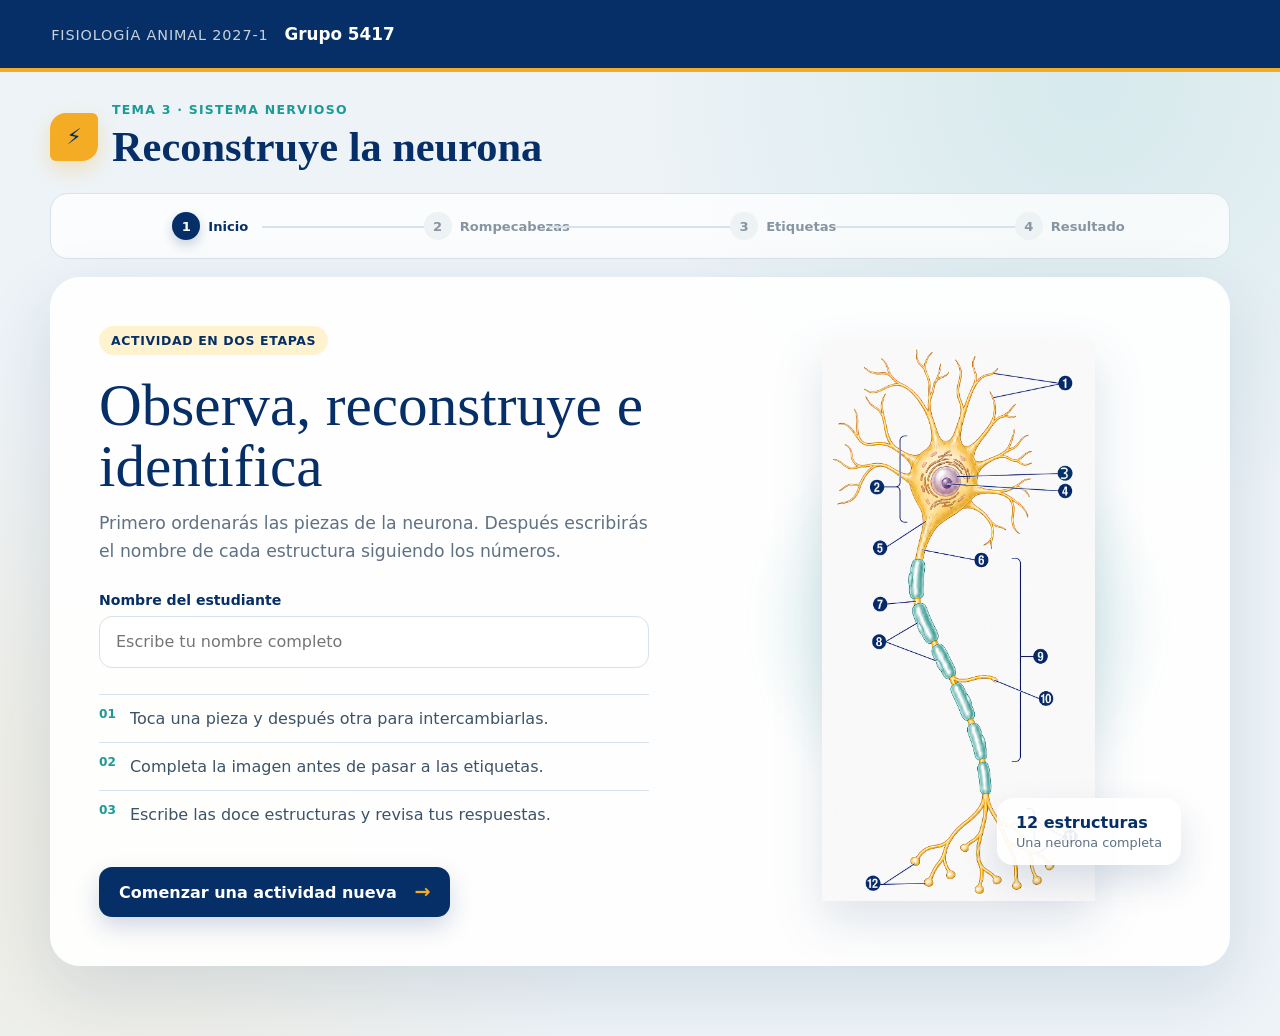
<file: tema3/neurona/index.html>
<!doctype html>
<html lang="es">
<head>
  <meta charset="utf-8">
  <meta name="viewport" content="width=device-width, initial-scale=1">
  <meta name="theme-color" content="#062f67">
  <meta name="description" content="Rompecabezas interactivo para reconocer las partes de una neurona.">
  <title>Reconstruye la neurona · Fisiología Animal</title>
  <link rel="stylesheet" href="styles.css">
</head>
<body>
  <header class="course-bar">
    <div>
      <span class="course-kicker">Fisiología Animal 2027-1</span>
      <strong>Grupo 5417</strong>
    </div>
    <button class="reset-button" id="reset-game" type="button" hidden>Reiniciar actividad</button>
  </header>

  <main class="app-shell">
    <div class="game-heading">
      <div class="game-mark" aria-hidden="true">⚡</div>
      <div>
        <p class="eyebrow">Tema 3 · Sistema nervioso</p>
        <h1>Reconstruye la neurona</h1>
      </div>
    </div>

    <ol class="journey" aria-label="Progreso de la actividad">
      <li class="journey-step is-current" data-step="welcome"><span>1</span><strong>Inicio</strong></li>
      <li class="journey-step" data-step="puzzle"><span>2</span><strong>Rompecabezas</strong></li>
      <li class="journey-step" data-step="labels"><span>3</span><strong>Etiquetas</strong></li>
      <li class="journey-step" data-step="result"><span>4</span><strong>Resultado</strong></li>
    </ol>

    <section class="screen" id="screen-welcome" data-panel="welcome">
      <div class="welcome-grid">
        <article class="welcome-copy">
          <p class="level-pill">Actividad en dos etapas</p>
          <h2>Observa, reconstruye e identifica</h2>
          <p class="lead">Primero ordenarás las piezas de la neurona. Después escribirás el nombre de cada estructura siguiendo los números.</p>

          <div class="resume-banner" id="resume-banner" hidden>
            <div>
              <strong>Encontramos una actividad guardada</strong>
              <span id="resume-description">Puedes continuar donde te quedaste.</span>
            </div>
            <button class="secondary-button" id="resume-game" type="button">Continuar</button>
          </div>

          <label class="name-field" for="student-name">
            <span>Nombre del estudiante</span>
            <input id="student-name" autocomplete="name" placeholder="Escribe tu nombre completo" maxlength="80" required>
          </label>
          <p class="field-error" id="name-error" role="alert" hidden>Escribe tu nombre completo para comenzar.</p>

          <ol class="steps-list">
            <li><span>01</span><p>Toca una pieza y después otra para intercambiarlas.</p></li>
            <li><span>02</span><p>Completa la imagen antes de pasar a las etiquetas.</p></li>
            <li><span>03</span><p>Escribe las doce estructuras y revisa tus respuestas.</p></li>
          </ol>

          <button class="primary-button" id="start-game" type="button">Comenzar una actividad nueva <span>→</span></button>
        </article>

        <aside class="welcome-art" aria-label="Vista previa de la neurona">
          <div class="glow"></div>
          <img src="imagenes/neurona-numerada-1-a-12-v4.png" alt="Neurona numerada del 1 al 12">
          <div class="art-caption">
            <strong>12 estructuras</strong>
            <span>Una neurona completa</span>
          </div>
        </aside>
      </div>
    </section>

    <section class="screen" id="screen-puzzle" data-panel="puzzle" hidden>
      <div class="stage-header">
        <div>
          <p class="eyebrow">Etapa 1 de 2</p>
          <h2>Ordena las piezas</h2>
          <p>Toca dos piezas para intercambiar sus posiciones.</p>
        </div>
        <div class="timer-card" aria-label="Tiempo del rompecabezas">
          <span>Tiempo</span>
          <strong id="puzzle-timer">00:00</strong>
        </div>
      </div>

      <div class="play-layout">
        <div class="puzzle-wrap">
          <div class="puzzle-board" id="puzzle-board" aria-label="Rompecabezas de doce piezas"></div>
          <p class="selection-status" id="selection-status" aria-live="polite">Selecciona la primera pieza.</p>
        </div>

        <aside class="play-panel">
          <div class="mini-progress">
            <div class="progress-copy"><span>Piezas en posición</span><strong id="piece-progress">0 de 12</strong></div>
            <div class="progress-track"><span id="progress-fill"></span></div>
          </div>

          <div class="instruction-card">
            <span class="instruction-icon" aria-hidden="true">↔</span>
            <div><strong>Intercambia, no arrastres</strong><p>Funciona igual con ratón, pantalla táctil o teclado.</p></div>
          </div>

          <div class="stat-row">
            <span>Movimientos</span>
            <strong id="move-count">00</strong>
          </div>

          <button class="secondary-button" id="shuffle-button" type="button">Mezclar de nuevo</button>

          <div class="success-banner" id="puzzle-success" hidden>
            <span aria-hidden="true">✓</span>
            <div><strong>¡Rompecabezas completo!</strong><p>Ya puedes identificar las estructuras.</p></div>
          </div>

          <button class="primary-button" id="continue-labels" type="button" disabled>Continuar con las etiquetas <span>→</span></button>
        </aside>
      </div>
    </section>

    <section class="screen" id="screen-labels" data-panel="labels" hidden>
      <div class="stage-header">
        <div>
          <p class="eyebrow">Etapa 2 de 2</p>
          <h2>Identifica las estructuras</h2>
          <p>Usa los números de la ilustración como guía.</p>
        </div>
        <div class="label-stats">
          <div class="timer-card">
            <span>Identificadas</span>
            <strong id="answer-count">0 / 12</strong>
          </div>
          <div class="timer-card score-card">
            <span>Puntuación</span>
            <strong><b id="live-score">100</b> pts</strong>
          </div>
        </div>
      </div>

      <div class="label-layout">
        <div class="label-image-card">
          <img src="imagenes/neurona-numerada-1-a-12-v4.png" alt="Neurona con doce estructuras numeradas">
          <div class="zoom-note">Puedes ampliar la imagen con dos dedos.</div>
        </div>

        <form class="label-form" id="label-form" novalidate>
          <div class="label-form-heading">
            <div><span class="small-label">Tus respuestas</span><h3>Partes de la neurona</h3></div>
            <span class="autosave">● Guardado local</span>
          </div>
          <div class="reveal-legend"><i aria-hidden="true"></i><span>Una marca roja indica una letra revelada. Cada letra resta 1 punto.</span></div>
          <div class="answer-grid" id="answer-grid"></div>
          <p class="validation-message" id="validation-message" role="alert" hidden></p>
          <button class="primary-button full-width" id="review-answers" type="submit">Revisar respuestas <span>→</span></button>
        </form>
      </div>
    </section>

    <section class="screen" id="screen-result" data-panel="result" hidden>
      <div class="result-layout">
        <article class="result-card" id="result-card">
          <div class="result-course">Fisiología Animal 2027-1 · Grupo 5417</div>
          <div class="result-badge" aria-hidden="true">✓</div>
          <p class="eyebrow">Actividad completada</p>
          <h2>¡Neurona reconstruida!</h2>
          <p class="result-name" id="result-name">Estudiante</p>

          <div class="score-ring">
            <strong id="result-score">100</strong>
            <span>puntos</span>
          </div>

          <div class="result-stats result-stats-final">
            <div><span>Rompecabezas</span><strong id="result-puzzle-time">00:00</strong></div>
            <div><span>Etiquetas</span><strong id="result-label-time">00:00</strong></div>
            <div><span>Estructuras</span><strong>12 / 12</strong></div>
            <div><span>Letras reveladas</span><strong id="result-reveals">0</strong></div>
          </div>

          <p class="feedback" id="result-feedback" aria-live="polite"><strong>¡Excelente!</strong> Identificaste correctamente las 12 estructuras.</p>
          <div class="proof-footer"><span id="result-session">Sesión</span><strong id="result-date">Fecha</strong></div>
        </article>

        <aside class="result-actions">
          <p class="level-pill">Comprobante para Classroom</p>
          <h3>Guarda tu resultado</h3>
          <p>Descarga la tarjeta como imagen y súbela a Classroom como evidencia de tu actividad.</p>
          <button class="primary-button" type="button" id="proof-button">Descargar comprobante</button>
          <button class="secondary-button" type="button" id="play-again">Jugar de nuevo</button>
          <p class="download-status" id="download-status" role="status" aria-live="polite"></p>
        </aside>
      </div>
    </section>
  </main>

  <script src="game.js"></script>
</body>
</html>
</file>
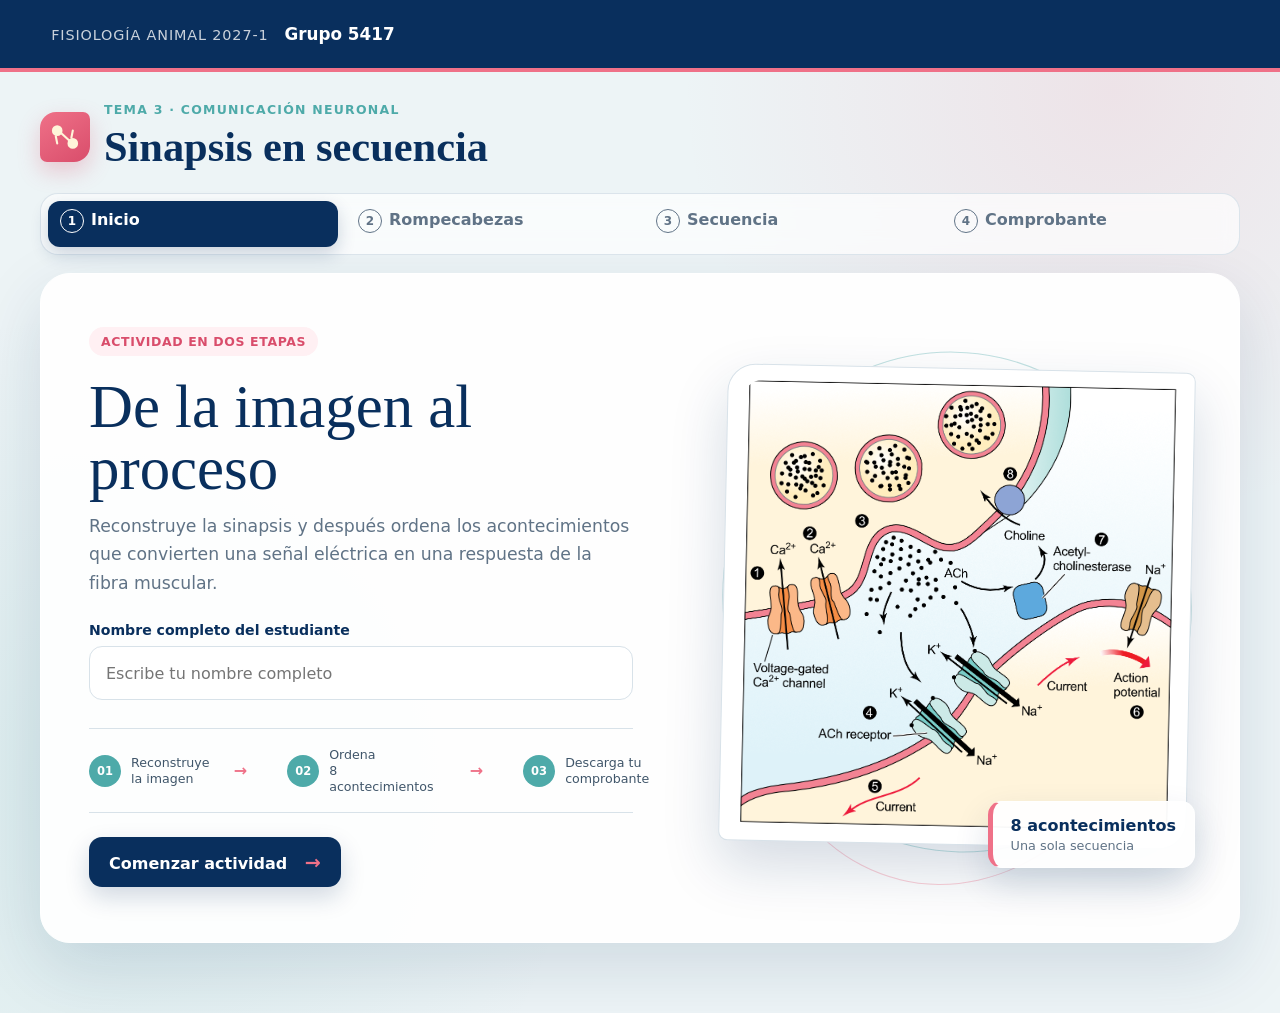
<file: tema3/sinapsis/index.html>
<!doctype html>
<html lang="es">
<head>
  <meta charset="utf-8">
  <meta name="viewport" content="width=device-width, initial-scale=1">
  <meta name="theme-color" content="#092f5d">
  <meta name="description" content="Actividad interactiva para reconstruir una sinapsis y ordenar los acontecimientos de la transmisión sináptica.">
  <title>Sinapsis en secuencia · Fisiología Animal</title>
  <link rel="stylesheet" href="styles.css">
</head>
<body>
  <header class="course-bar">
    <div>
      <span class="course-kicker">Fisiología Animal 2027-1</span>
      <strong>Grupo 5417</strong>
    </div>
  </header>

  <main class="app-shell">
    <div class="game-heading">
      <div class="game-mark" aria-hidden="true">
        <svg viewBox="0 0 48 48"><circle cx="13" cy="15" r="6"/><circle cx="35" cy="33" r="6"/><path d="M18 18l12 11M11 23l2 10M35 15l-2 10"/></svg>
      </div>
      <div>
        <p class="eyebrow">Tema 3 · Comunicación neuronal</p>
        <h1>Sinapsis en secuencia</h1>
      </div>
    </div>

    <ol class="screen-switcher game-progress" aria-label="Progreso de la actividad">
      <li class="screen-tab is-active" data-progress="welcome"><span>1</span><b>Inicio</b></li>
      <li class="screen-tab" data-progress="puzzle"><span>2</span><b>Rompecabezas</b></li>
      <li class="screen-tab" data-progress="sequence"><span>3</span><b>Secuencia</b></li>
      <li class="screen-tab" data-progress="result"><span>4</span><b>Comprobante</b></li>
    </ol>

    <section class="screen is-active" data-panel="welcome">
      <div class="welcome-grid">
        <article class="welcome-copy">
          <p class="level-pill">Actividad en dos etapas</p>
          <h2>De la imagen al proceso</h2>
          <p class="lead">Reconstruye la sinapsis y después ordena los acontecimientos que convierten una señal eléctrica en una respuesta de la fibra muscular.</p>

          <label class="name-field" for="student-name">
            <span>Nombre completo del estudiante</span>
            <input id="student-name" autocomplete="name" placeholder="Escribe tu nombre completo" aria-describedby="name-error" required>
          </label>
          <p class="name-error" id="name-error" role="alert" hidden>Escribe tu nombre completo para comenzar.</p>

          <div class="mission-strip" aria-label="Resumen de la actividad">
            <div><b>01</b><span>Reconstruye<br>la imagen</span></div>
            <i aria-hidden="true">→</i>
            <div><b>02</b><span>Ordena<br>8 acontecimientos</span></div>
            <i aria-hidden="true">→</i>
            <div><b>03</b><span>Descarga tu<br>comprobante</span></div>
          </div>

          <button class="primary-button" id="start-button" type="button">Comenzar actividad <span>→</span></button>
        </article>

        <aside class="hero-card" aria-label="Vista previa de una sinapsis">
          <div class="hero-orbit hero-orbit-one"></div>
          <div class="hero-orbit hero-orbit-two"></div>
          <div class="hero-image-frame">
            <img src="imagenes/sinapsis-partes.png" alt="Diagrama numerado de una sinapsis colinérgica">
          </div>
          <div class="hero-caption">
            <strong>8 acontecimientos</strong>
            <span>Una sola secuencia</span>
          </div>
        </aside>
      </div>
    </section>

    <section class="screen" data-panel="puzzle" hidden>
      <div class="stage-header">
        <div>
          <p class="eyebrow">Etapa 1 de 2</p>
          <h2>Reconstruye la sinapsis</h2>
          <p>Toca una pieza y después otra para intercambiarlas.</p>
        </div>
        <div class="timer-card"><span>Tiempo</span><strong id="puzzle-timer">00:00</strong></div>
      </div>

      <div class="puzzle-layout">
        <div class="puzzle-column">
          <div class="puzzle-board" id="puzzle-board" aria-label="Rompecabezas de nueve piezas"></div>
          <p class="selection-status" id="selection-status" aria-live="polite">Selecciona la primera pieza.</p>
        </div>

        <aside class="play-panel">
          <div class="progress-card">
            <div><span>Piezas en su lugar</span><strong id="piece-progress">0 de 9</strong></div>
            <div class="progress-track"><span id="progress-fill"></span></div>
          </div>

          <div class="instruction-card">
            <span class="instruction-icon" aria-hidden="true">↔</span>
            <div><strong>Dos toques, un intercambio</strong><p>No necesitas arrastrar. Funciona igual con ratón o pantalla táctil.</p></div>
          </div>

          <div class="stat-row"><span>Movimientos</span><strong id="move-count">0</strong></div>
          <button class="secondary-button" id="shuffle-button" type="button">Mezclar otra vez</button>

          <div class="stage-complete" id="puzzle-complete" hidden>
            <span class="stage-complete-icon" aria-hidden="true">✓</span>
            <div><strong>¡Imagen reconstruida!</strong><p>Cuando estés listo, continúa con la secuencia.</p></div>
          </div>
          <button class="primary-button full-width" id="continue-sequence" type="button" disabled>Ordenar el proceso <span>→</span></button>
        </aside>
      </div>
    </section>

    <section class="screen" data-panel="sequence" hidden>
      <div class="stage-header sequence-header">
        <div>
          <p class="eyebrow">Etapa 2 de 2</p>
          <h2>Ordena el proceso</h2>
          <p>Coloca primero el acontecimiento que inicia la transmisión sináptica. <button class="inline-diagram-link" type="button" data-open-diagram>Ver imagen <span aria-hidden="true">↗</span></button></p>
        </div>
        <div class="timer-card"><span>Tiempo total</span><strong id="total-timer">00:00</strong></div>
      </div>

      <div class="sequence-layout">
        <section class="sequence-workspace" aria-labelledby="sequence-title">
          <div class="sequence-toolbar">
            <div>
              <span class="small-label">Tu secuencia</span>
              <h3 id="sequence-title">Toca dos tarjetas para intercambiarlas</h3>
            </div>
          </div>
          <ol class="sequence-list" id="sequence-list"></ol>
        </section>

        <aside class="sequence-aside">
          <button class="diagram-button" type="button" data-open-diagram>
            <span class="diagram-button-icon" aria-hidden="true">⌕</span>
            <span><strong>Ver el diagrama</strong><small>Consulta los números mientras ordenas.</small></span>
          </button>
          <div class="concept-card">
            <div class="concept-icon" aria-hidden="true">Ca<sup>2+</sup></div>
            <h3>Sigue la causa y el efecto</h3>
            <p>Busca qué acontecimiento provoca al siguiente. Los números del diagrama te sirven como evidencia.</p>
          </div>
          <p class="validation-message" id="validation-message" role="alert" hidden></p>
          <button class="primary-button full-width" id="check-sequence" type="button">Revisar mi secuencia <span>→</span></button>
          <button class="secondary-button full-width" id="reset-sequence" type="button">Mezclar las tarjetas</button>
          <p class="lock-note"><span aria-hidden="true">🔒</span> El comprobante permanece bloqueado mientras haya acontecimientos fuera de lugar.</p>
        </aside>
      </div>
    </section>

    <div class="diagram-overlay" id="diagram-overlay" role="dialog" aria-modal="true" aria-labelledby="diagram-title" hidden>
      <div class="diagram-backdrop" data-close-diagram></div>
      <section class="diagram-dialog">
        <div class="diagram-dialog-head">
          <div>
            <p class="eyebrow">Material de consulta</p>
            <h2 id="diagram-title">Sinapsis numerada</h2>
          </div>
          <button class="diagram-close" id="close-diagram" type="button" aria-label="Cerrar el diagrama">×</button>
        </div>
        <div class="diagram-image-wrap">
          <img src="imagenes/sinapsis-partes.png" alt="Diagrama numerado del proceso de transmisión en una sinapsis colinérgica">
        </div>
        <p class="diagram-help">Observa la dirección de las flechas y relaciona cada número con el acontecimiento que representa.</p>
      </section>
    </div>

    <section class="screen result-screen" data-panel="result" hidden>
      <div class="result-layout">
        <article class="result-card" id="result-card">
          <div class="result-ribbon">Comprobante de actividad</div>
          <div class="result-course">Fisiología Animal 2027-1 · Grupo 5417</div>
          <div class="result-badge" aria-hidden="true">✓</div>
          <p class="eyebrow">Secuencia completada</p>
          <h2>¡Sinapsis reconstruida!</h2>
          <p class="result-name" id="result-name">Estudiante</p>

          <div class="result-summary">
            <div><strong>9/9</strong><span>Piezas</span></div>
            <div class="result-center"><strong>8/8</strong><span>Acontecimientos</span></div>
            <div><strong id="result-time">00:00</strong><span>Tiempo</span></div>
          </div>

          <p class="success-copy"><strong>¡Excelente!</strong> Reconstruiste la imagen y ordenaste correctamente todo el proceso de transmisión sináptica.</p>
          <div class="proof-meta"><span>Sesión</span><strong id="result-session">SIN-00000000</strong></div>
          <div class="proof-footer"><span>Actividad completada sin errores pendientes</span><strong id="result-date"></strong></div>
        </article>

        <aside class="result-actions">
          <p class="level-pill">Listo para Classroom</p>
          <h3>Tu comprobante está desbloqueado</h3>
          <p>Descárgalo como imagen y súbelo a la tarea correspondiente en Google Classroom.</p>
          <button class="primary-button full-width" id="proof-button" type="button">Descargar comprobante</button>
          <button class="secondary-button full-width" id="play-again" type="button">Jugar otra vez</button>
          <p class="download-note" id="download-status" aria-live="polite"></p>
        </aside>
      </div>
    </section>
  </main>

  <script src="game.js"></script>
</body>
</html>
</file>
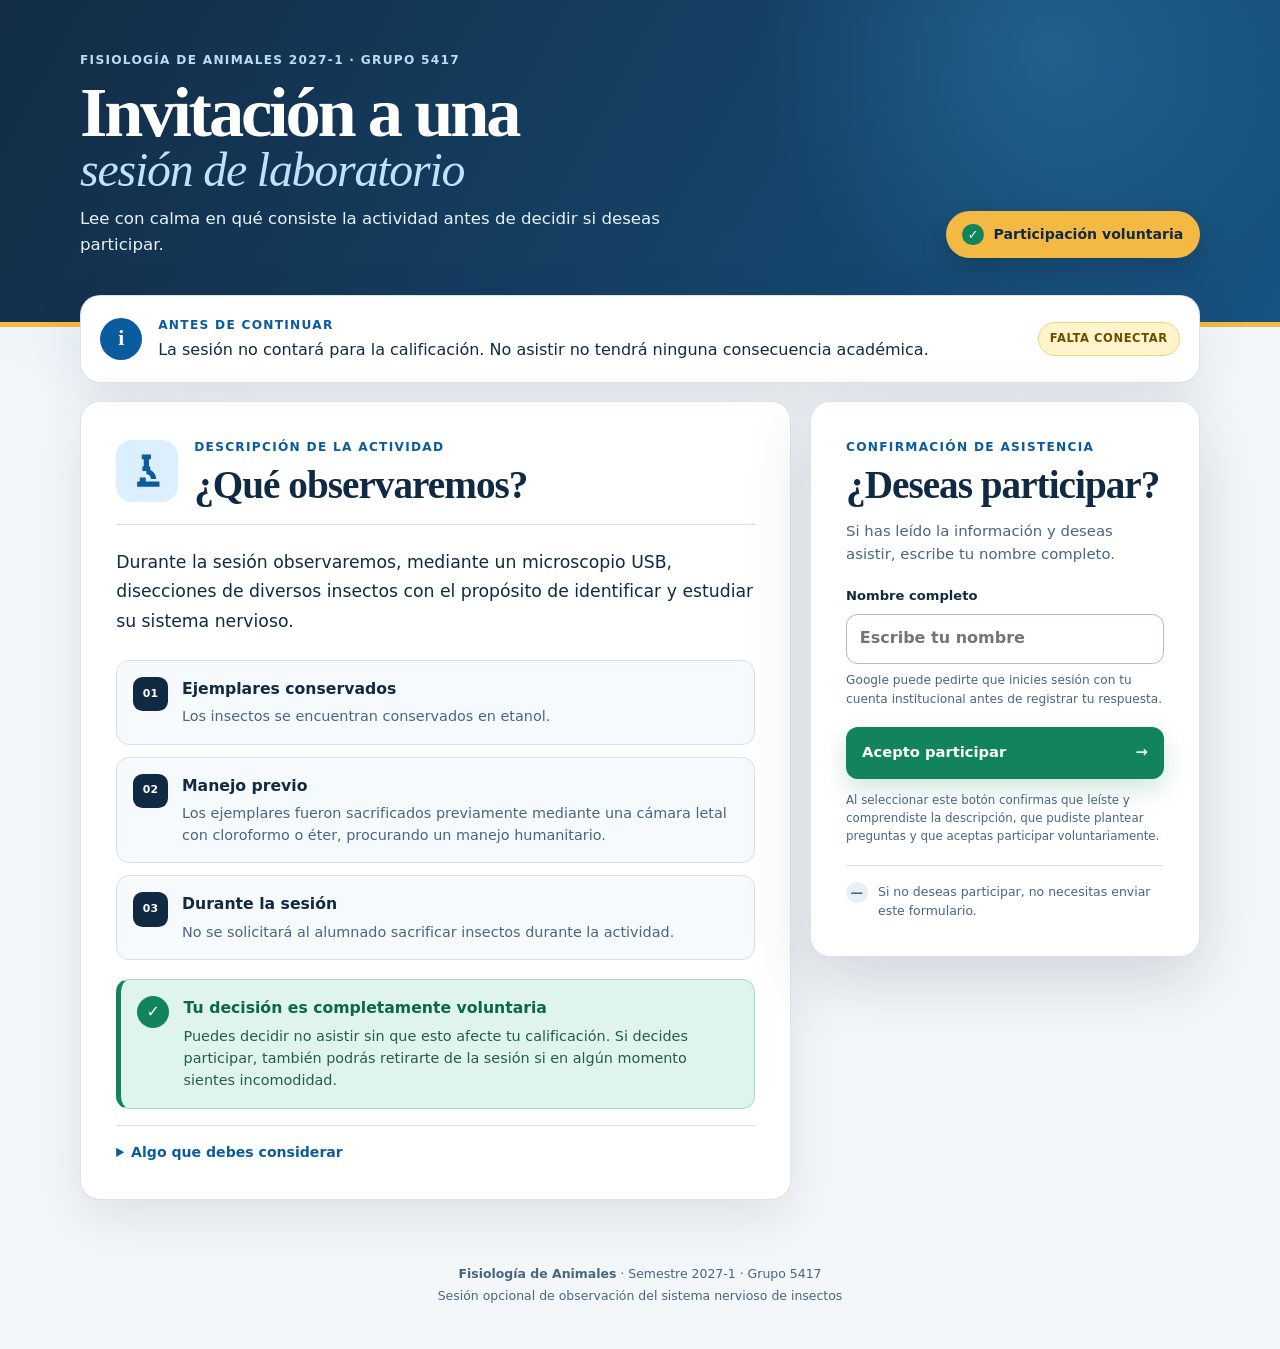
<file: tema3/test.version1/index.html>
<!doctype html>
<html lang="es">
  <head>
    <meta charset="UTF-8" />
    <meta name="viewport" content="width=device-width, initial-scale=1" />
    <meta name="theme-color" content="#102a43" />
    <meta
      name="description"
      content="Información y registro voluntario para la práctica de observación del sistema nervioso de insectos."
    />
    <meta property="og:title" content="Invitación a sesión de laboratorio" />
    <meta
      property="og:description"
      content="Fisiología de Animales 2027-1 · Grupo 5417"
    />
    <title>Invitación a sesión de laboratorio | Fisiología de Animales</title>
    <link rel="stylesheet" href="styles.css" />
  </head>
  <body>
    <a class="skip-link" href="#informacion">Saltar a la información de la práctica</a>

    <header class="site-header">
      <div class="header-inner">
        <div class="header-copy">
          <p class="eyebrow">Fisiología de Animales 2027-1 · Grupo 5417</p>
          <h1>Invitación a una <span>sesión de laboratorio</span></h1>
          <p class="intro">
            Lee con calma en qué consiste la actividad antes de decidir si deseas participar.
          </p>
        </div>

        <div class="session-badge" aria-label="Actividad completamente opcional">
          <span aria-hidden="true">✓</span>
          Participación voluntaria
        </div>
      </div>
    </header>

    <main class="page-shell" id="informacion">
      <section class="notice-strip" aria-label="Información importante">
        <div class="notice-icon" aria-hidden="true">i</div>
        <div>
          <p class="section-label">Antes de continuar</p>
          <p>
            La sesión no contará para la calificación. No asistir no tendrá ninguna consecuencia
            académica.
          </p>
        </div>
        <span class="preview-pill" id="connectionPill">Falta conectar</span>
      </section>

      <div class="content-layout">
        <article class="information-card" aria-labelledby="activity-title">
          <div class="card-heading">
            <div class="microscope-mark" aria-hidden="true">
              <svg viewBox="0 0 64 64" role="img">
                <path d="M24 7h14v7H24zM27 14h8v17h-8z" />
                <path d="M31 29c8 0 15 7 15 15H38c0-4-3-7-7-7z" />
                <path d="M17 48h34v8H17zM21 42h9v7h-9z" />
                <path d="M25 25h12v7H25z" />
              </svg>
            </div>
            <div>
              <p class="section-label">Descripción de la actividad</p>
              <h2 id="activity-title">¿Qué observaremos?</h2>
            </div>
          </div>

          <p class="lead">
            Durante la sesión observaremos, mediante un microscopio USB, disecciones de diversos
            insectos con el propósito de identificar y estudiar su sistema nervioso.
          </p>

          <div class="detail-grid">
            <section class="detail-item" aria-labelledby="specimens-title">
              <span class="detail-number" aria-hidden="true">01</span>
              <div>
                <h3 id="specimens-title">Ejemplares conservados</h3>
                <p>Los insectos se encuentran conservados en etanol.</p>
              </div>
            </section>

            <section class="detail-item" aria-labelledby="handling-title">
              <span class="detail-number" aria-hidden="true">02</span>
              <div>
                <h3 id="handling-title">Manejo previo</h3>
                <p>
                  Los ejemplares fueron sacrificados previamente mediante una cámara letal con
                  cloroformo o éter, procurando un manejo humanitario.
                </p>
              </div>
            </section>

            <section class="detail-item" aria-labelledby="student-role-title">
              <span class="detail-number" aria-hidden="true">03</span>
              <div>
                <h3 id="student-role-title">Durante la sesión</h3>
                <p>No se solicitará al alumnado sacrificar insectos durante la actividad.</p>
              </div>
            </section>
          </div>

          <aside class="voluntary-box" aria-labelledby="voluntary-title">
            <span class="voluntary-icon" aria-hidden="true">✓</span>
            <div>
              <h3 id="voluntary-title">Tu decisión es completamente voluntaria</h3>
              <p>
                Puedes decidir no asistir sin que esto afecte tu calificación. Si decides participar,
                también podrás retirarte de la sesión si en algún momento sientes incomodidad.
              </p>
            </div>
          </aside>

          <details class="consideration-box">
            <summary>Algo que debes considerar</summary>
            <p>
              La actividad incluye la observación de insectos disecados. Si tienes dudas o
              inquietudes, puedes comunicarlas al docente antes de tomar una decisión.
            </p>
          </details>
        </article>

        <aside class="consent-card" aria-labelledby="consent-title">
          <p class="section-label">Confirmación de asistencia</p>
          <h2 id="consent-title">¿Deseas participar?</h2>
          <p class="consent-intro">
            Si has leído la información y deseas asistir, escribe tu nombre completo.
          </p>

          <form id="consentForm" method="get" target="_blank" novalidate>
            <label class="name-field" for="studentName">
              Nombre completo
              <input
                id="studentName"
                name="nombre"
                type="text"
                minlength="3"
                maxlength="100"
                autocomplete="name"
                placeholder="Escribe tu nombre"
                aria-describedby="nameHelp nameError"
                required
              />
            </label>
            <p class="field-help" id="nameHelp">
              Google puede pedirte que inicies sesión con tu cuenta institucional antes de
              registrar tu respuesta.
            </p>
            <p class="field-error" id="nameError" role="alert" hidden>
              Escribe tu nombre completo para continuar.
            </p>

            <button class="primary-button" id="submitButton" type="submit">
              <span>Acepto participar</span>
              <span aria-hidden="true">→</span>
            </button>

            <p class="consent-statement">
              Al seleccionar este botón confirmas que leíste y comprendiste la descripción, que
              pudiste plantear preguntas y que aceptas participar voluntariamente.
            </p>
          </form>

          <div class="no-action-note">
            <span aria-hidden="true">—</span>
            <p>Si no deseas participar, no necesitas enviar este formulario.</p>
          </div>
        </aside>
      </div>

    </main>

    <footer class="site-footer">
      <p><strong>Fisiología de Animales</strong> · Semestre 2027-1 · Grupo 5417</p>
      <p>Sesión opcional de observación del sistema nervioso de insectos</p>
    </footer>

    <script src="script.js"></script>
    <noscript>
      <p class="noscript-message">Esta página necesita JavaScript para conectar el formulario.</p>
    </noscript>
  </body>
</html>
</file>
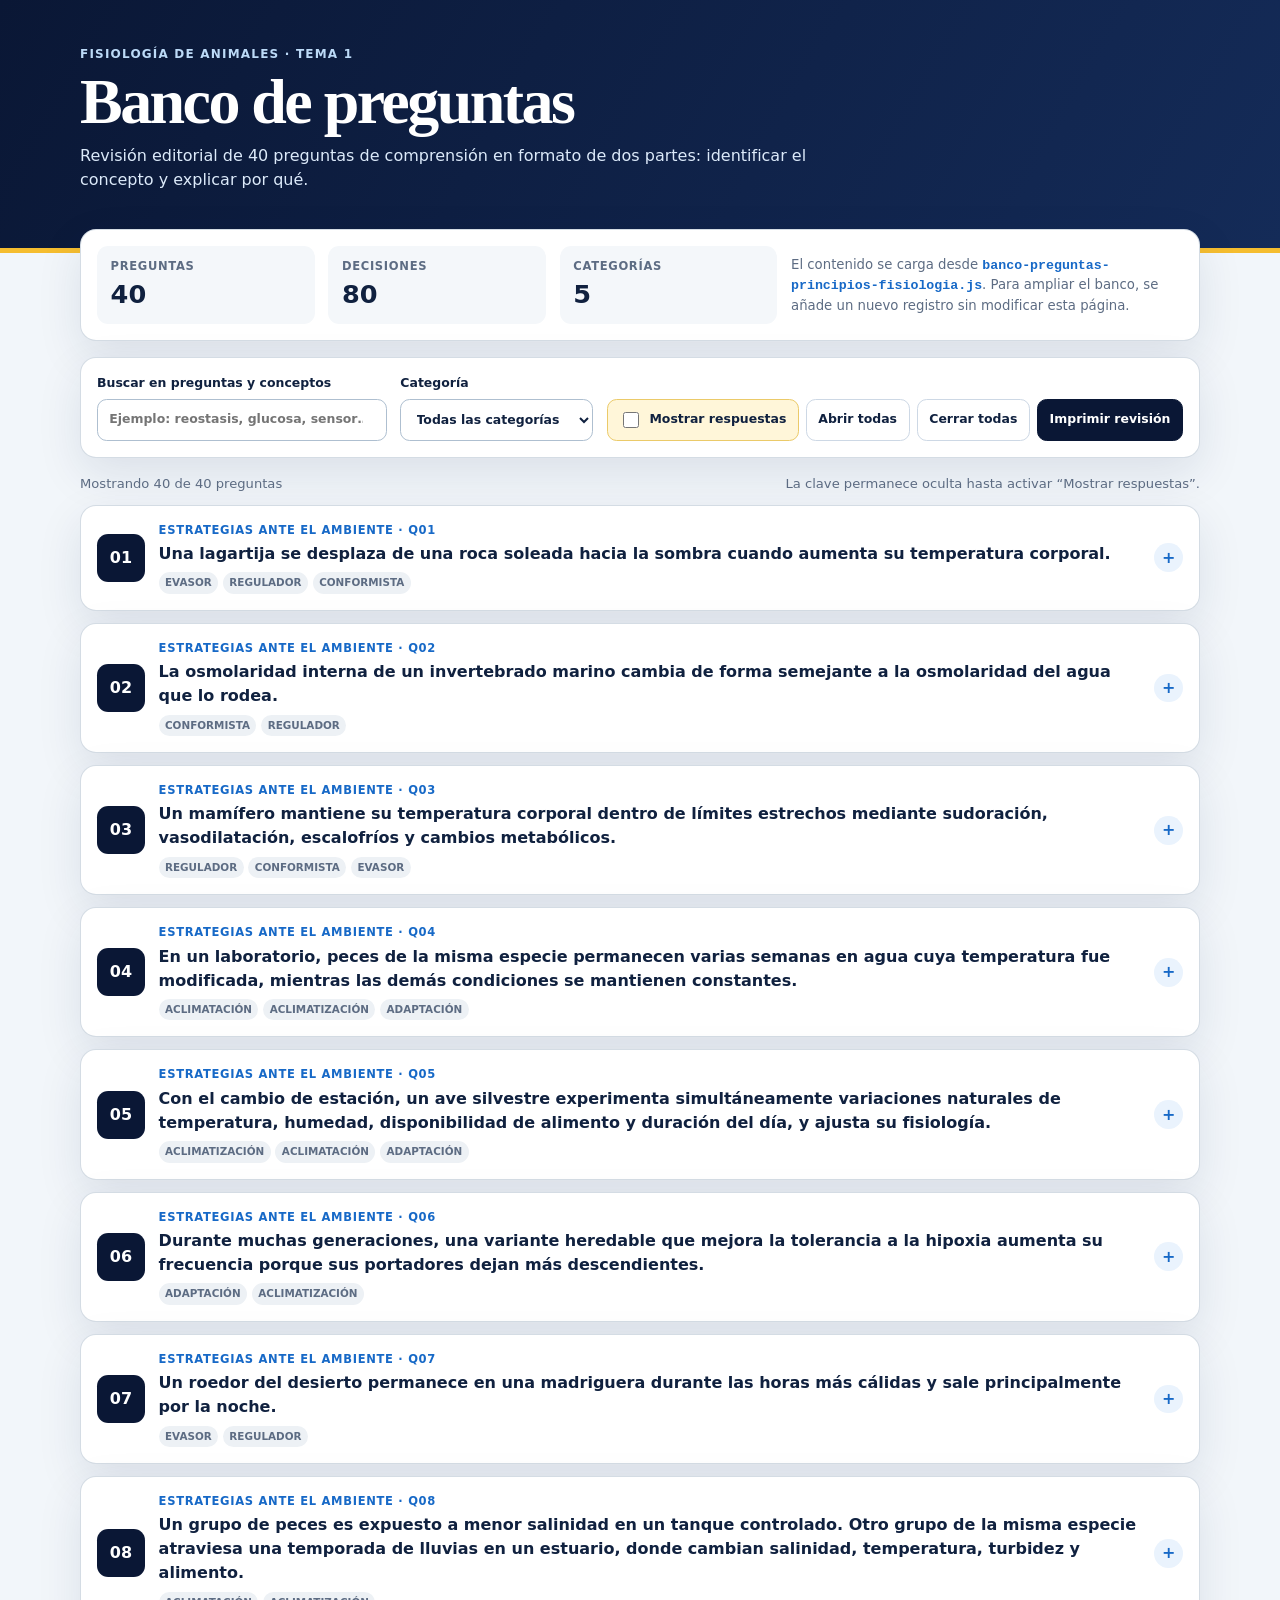
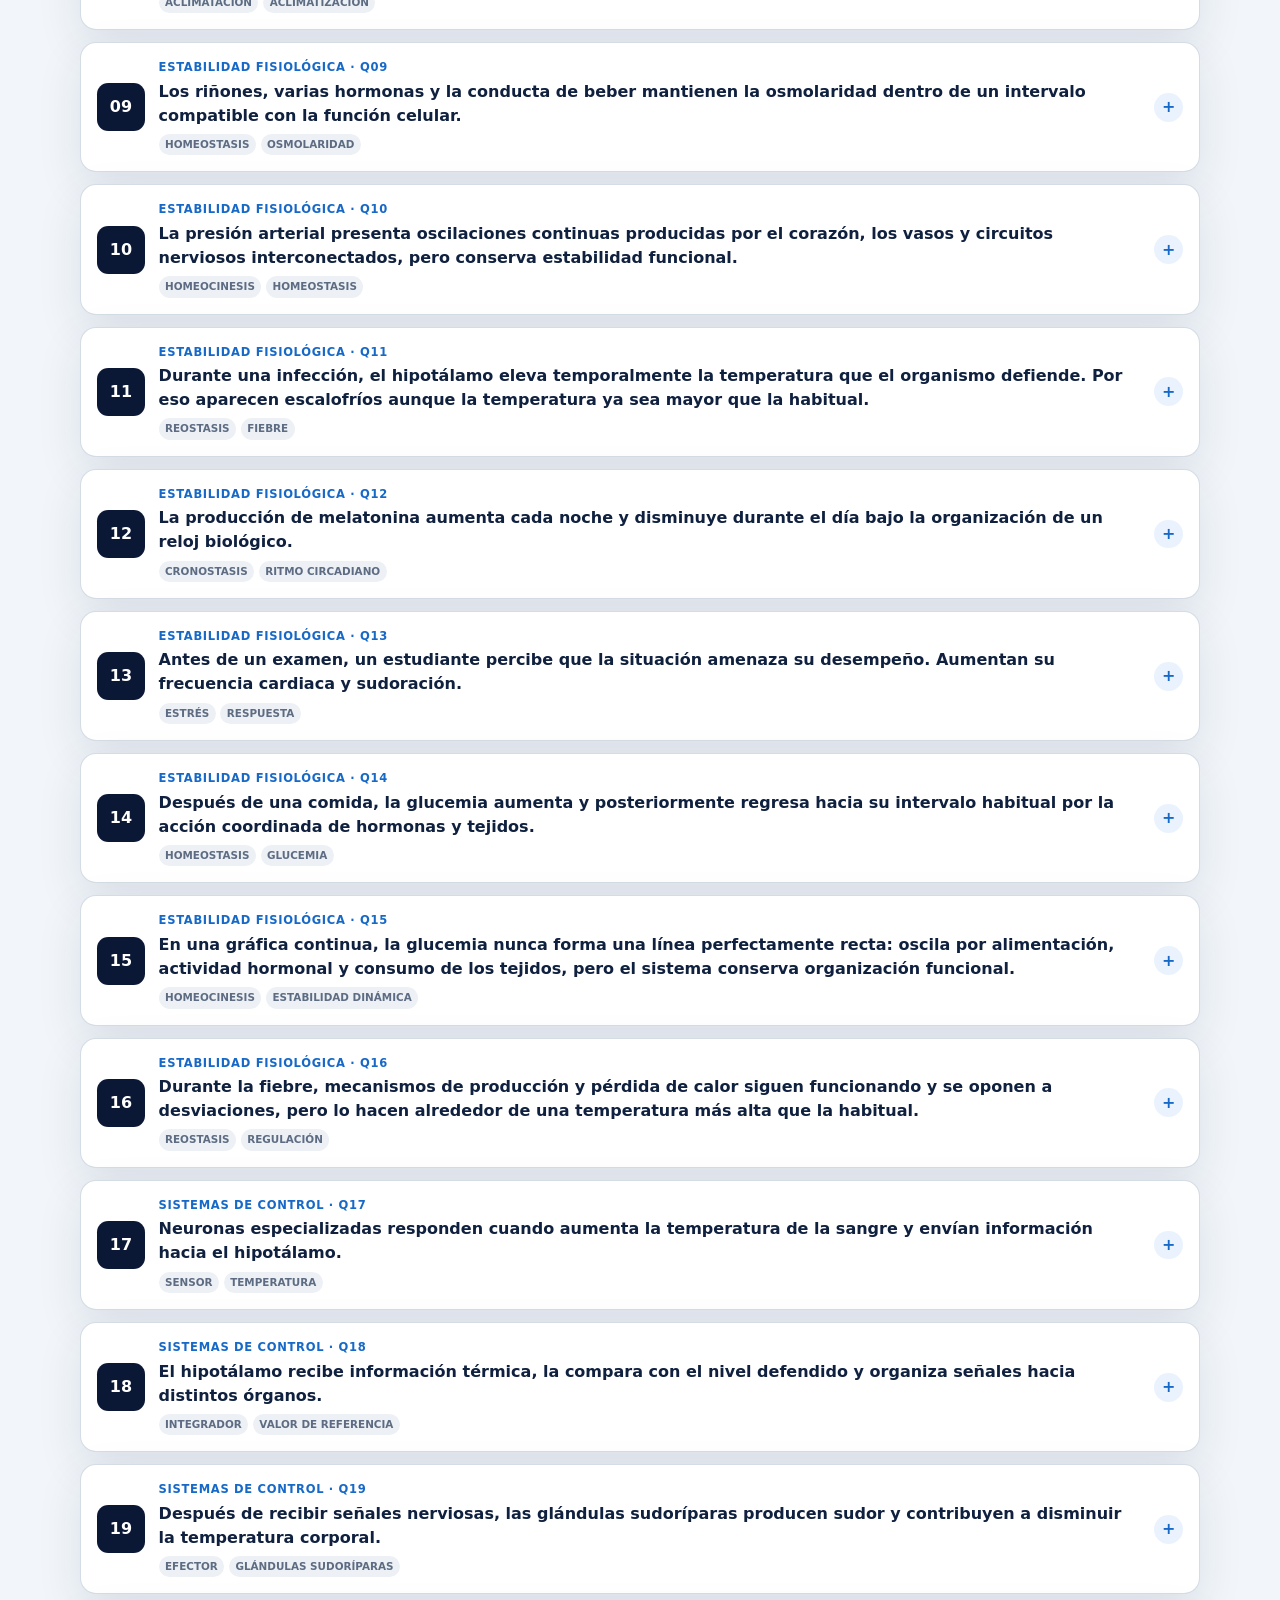
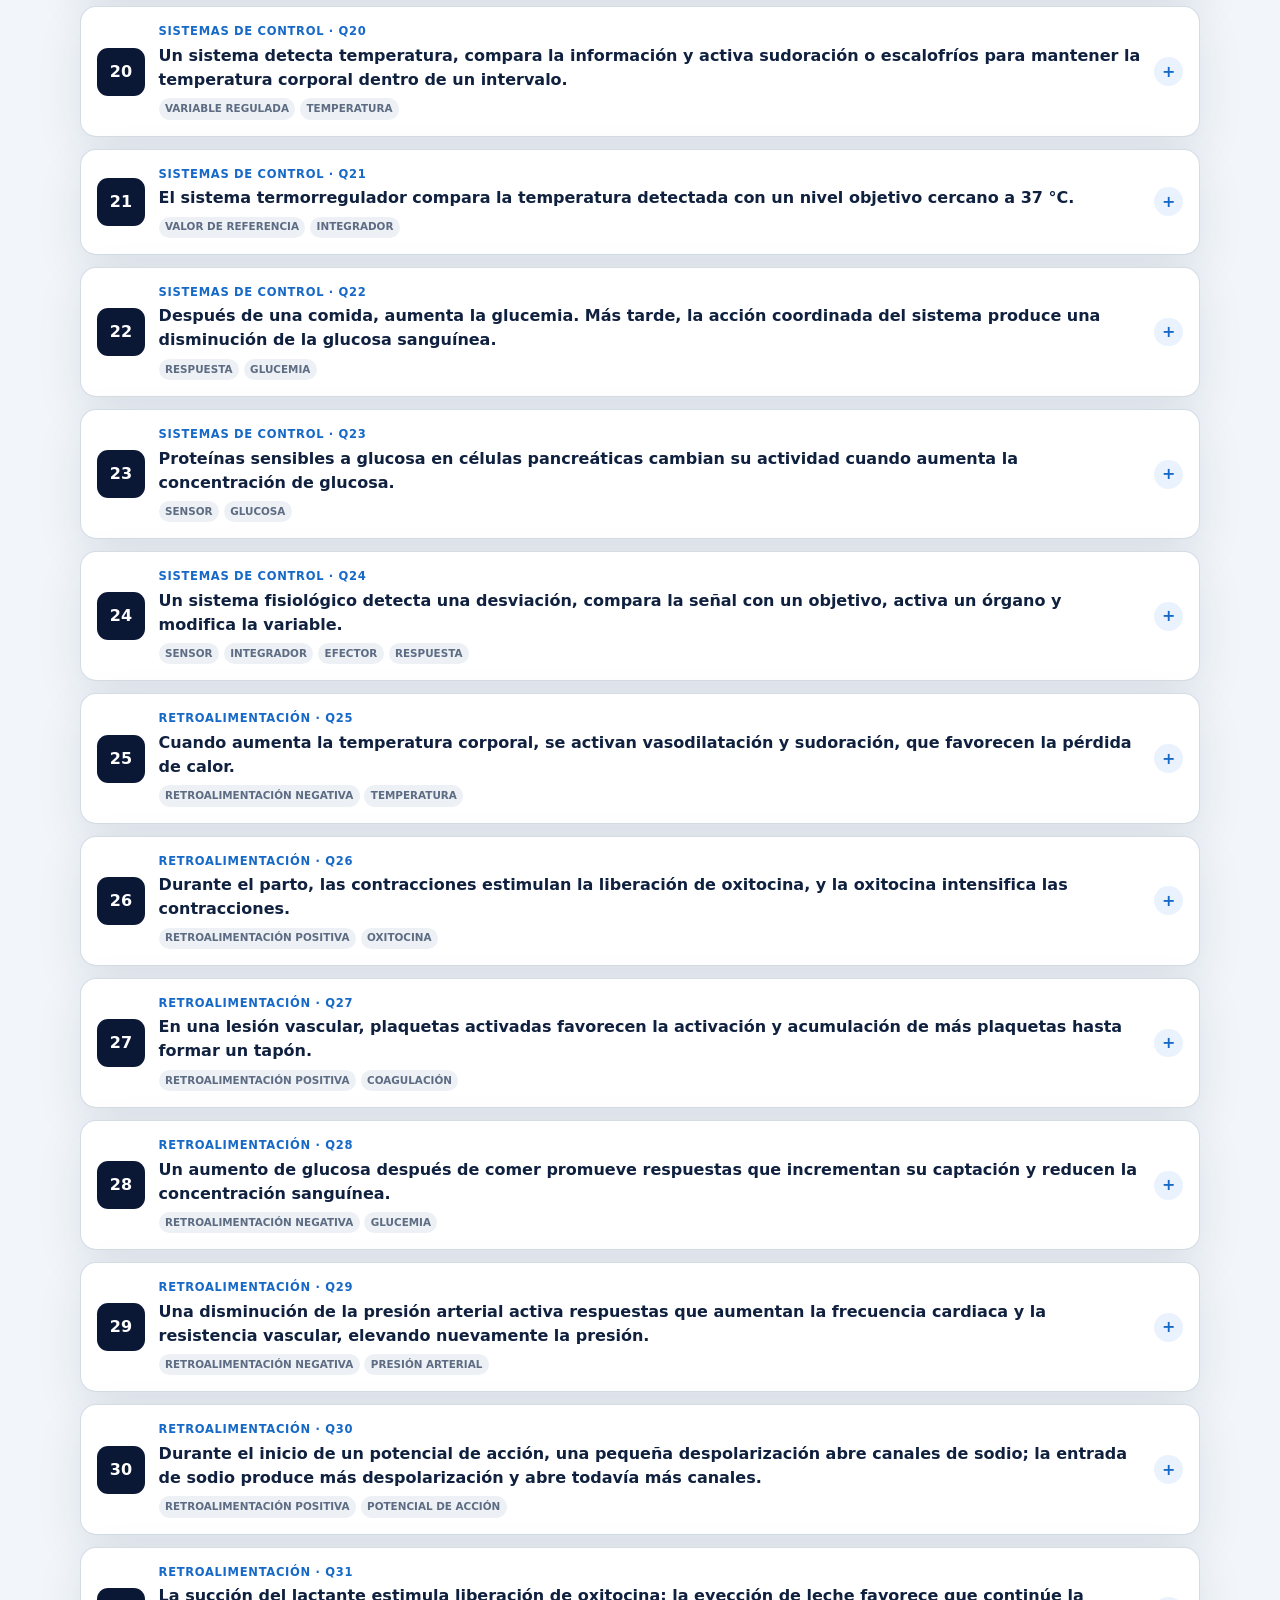
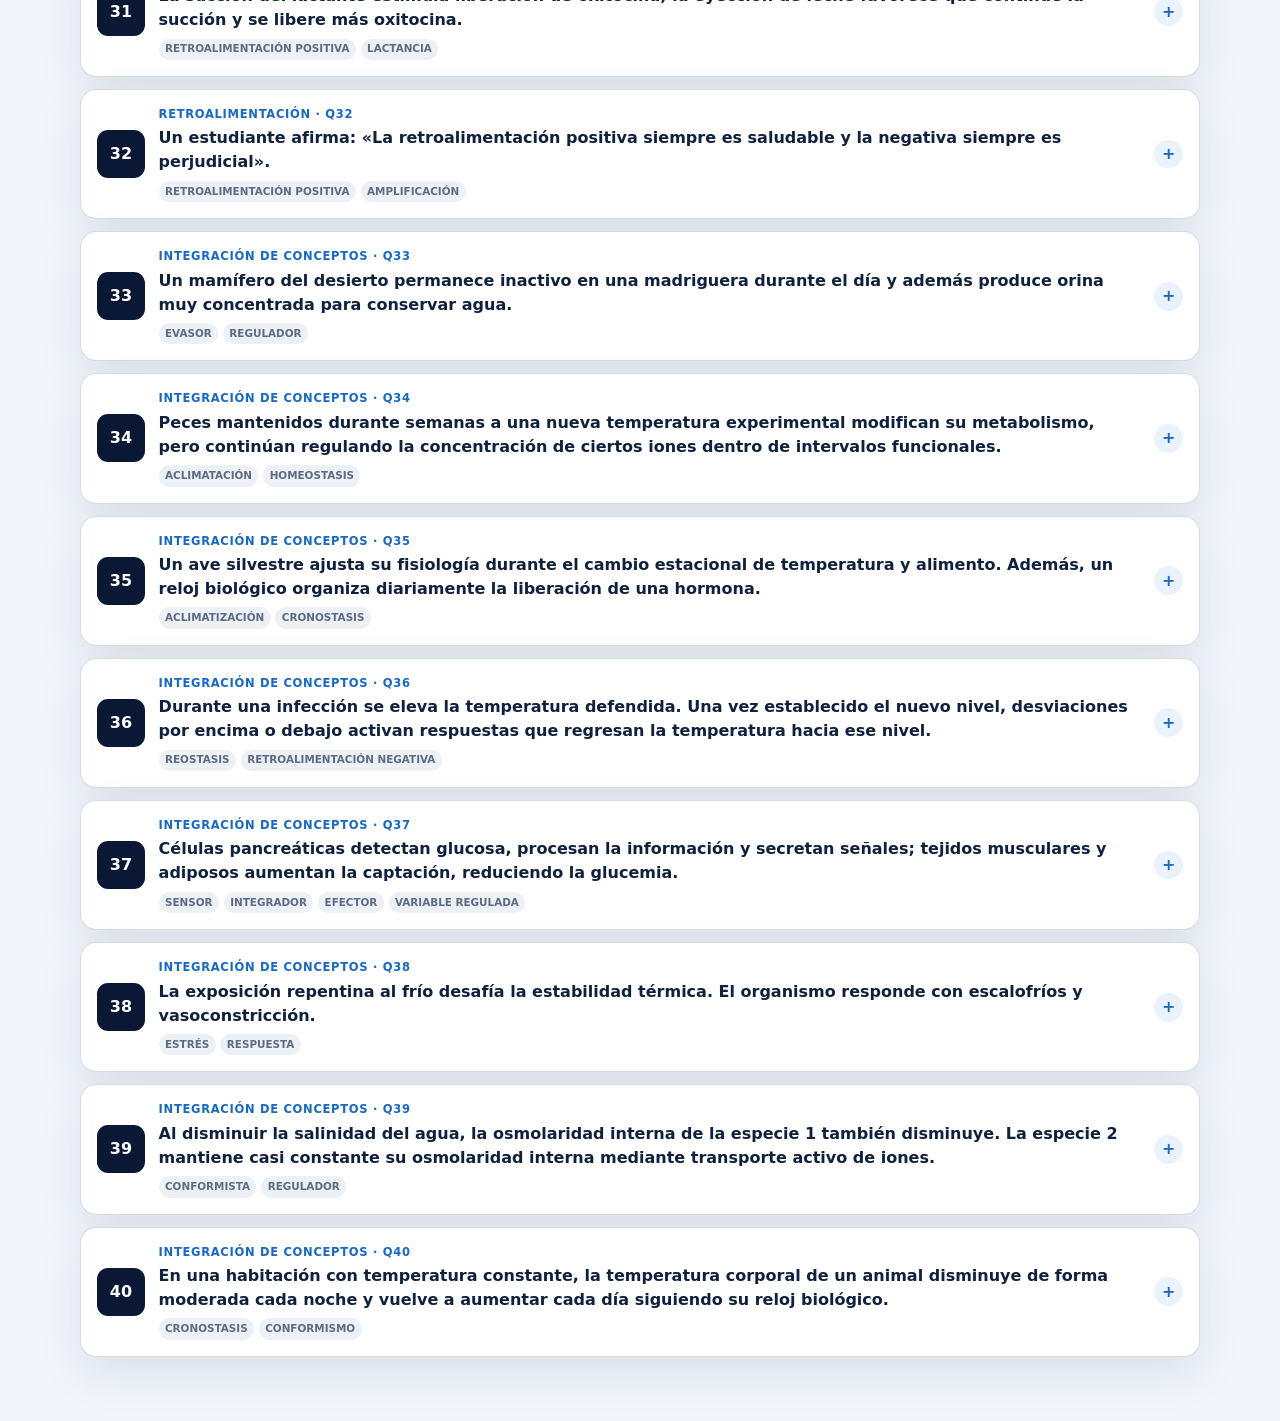
<file: tema1/milliongame/revision-banco-preguntas-principios-fisiologia.html>
<!doctype html>
<html lang="es">
  <head>
    <meta charset="UTF-8" />
    <meta name="viewport" content="width=device-width, initial-scale=1" />
    <meta name="theme-color" content="#0a1735" />
    <meta
      name="description"
      content="Página de revisión del banco de 40 preguntas de El Gran Reto Fisiológico."
    />
    <title>Banco de preguntas · El Gran Reto Fisiológico</title>
    <style>
      :root {
        --ink: #10213f;
        --muted: #5d6c83;
        --navy: #0a1735;
        --navy-soft: #142b58;
        --blue: #1769c7;
        --blue-pale: #eaf3fd;
        --gold: #f5bd2f;
        --gold-pale: #fff6d9;
        --green: #157453;
        --green-pale: #e1f4ec;
        --red: #b42318;
        --paper: #ffffff;
        --background: #f2f6fa;
        --line: #cdd8e5;
        --shadow: 0 16px 45px rgba(15, 38, 75, 0.1);
      }

      * {
        box-sizing: border-box;
      }

      html {
        scroll-behavior: smooth;
      }

      body {
        margin: 0;
        min-width: 320px;
        color: var(--ink);
        background: var(--background);
        font-family:
          Inter, ui-sans-serif, system-ui, -apple-system, BlinkMacSystemFont, "Segoe UI", sans-serif;
        line-height: 1.5;
      }

      button,
      input,
      select {
        font: inherit;
      }

      button {
        cursor: pointer;
      }

      button:focus-visible,
      input:focus-visible,
      select:focus-visible,
      summary:focus-visible {
        outline: 3px solid var(--gold);
        outline-offset: 2px;
      }

      .page-header {
        color: white;
        background: linear-gradient(120deg, var(--navy), var(--navy-soft));
        border-bottom: 5px solid var(--gold);
      }

      .header-inner,
      .page-main {
        width: min(1120px, calc(100% - 2rem));
        margin: 0 auto;
      }

      .header-inner {
        padding: 2.8rem 0 3.5rem;
      }

      .eyebrow,
      .section-label {
        margin: 0 0 0.45rem;
        font-size: 0.75rem;
        font-weight: 800;
        letter-spacing: 0.1em;
        text-transform: uppercase;
      }

      .eyebrow {
        color: #bcdaf7;
      }

      h1,
      h2,
      h3,
      p {
        margin-top: 0;
      }

      h1 {
        max-width: 780px;
        margin-bottom: 0.65rem;
        font-family: Georgia, "Times New Roman", serif;
        font-size: clamp(2rem, 5vw, 4.2rem);
        line-height: 1;
        letter-spacing: -0.04em;
      }

      .header-copy {
        max-width: 760px;
        margin-bottom: 0;
        color: #dceafa;
      }

      .page-main {
        margin-top: -1.5rem;
        padding-bottom: 4rem;
      }

      .summary-panel,
      .toolbar,
      .question-card {
        background: var(--paper);
        border: 1px solid rgba(142, 163, 185, 0.38);
        border-radius: 1rem;
        box-shadow: var(--shadow);
      }

      .summary-panel {
        display: grid;
        grid-template-columns: repeat(3, 1fr) 1.8fr;
        gap: 0.85rem;
        padding: 1rem;
      }

      .stat {
        padding: 0.7rem 0.85rem;
        background: #f4f7fa;
        border-radius: 0.7rem;
      }

      .stat span,
      .stat strong {
        display: block;
      }

      .stat span {
        color: var(--muted);
        font-size: 0.72rem;
        font-weight: 750;
        letter-spacing: 0.06em;
        text-transform: uppercase;
      }

      .stat strong {
        font-size: 1.6rem;
      }

      .data-note {
        align-self: center;
        margin: 0;
        color: var(--muted);
        font-size: 0.83rem;
      }

      .data-note code {
        color: var(--blue);
        font-weight: 750;
      }

      .toolbar {
        display: grid;
        grid-template-columns: minmax(180px, 1.5fr) minmax(180px, 1fr) auto;
        align-items: end;
        gap: 0.85rem;
        margin: 1rem 0;
        padding: 1rem;
      }

      .field {
        display: grid;
        gap: 0.35rem;
        color: var(--ink);
        font-size: 0.78rem;
        font-weight: 750;
      }

      .field input,
      .field select {
        width: 100%;
        min-height: 42px;
        padding: 0.58rem 0.7rem;
        color: var(--ink);
        background: white;
        border: 1px solid #aebfd0;
        border-radius: 0.6rem;
      }

      .toolbar-actions {
        display: flex;
        flex-wrap: wrap;
        justify-content: flex-end;
        gap: 0.45rem;
      }

      .action-button {
        min-height: 42px;
        padding: 0.58rem 0.72rem;
        color: var(--ink);
        background: white;
        border: 1px solid var(--line);
        border-radius: 0.6rem;
        font-size: 0.78rem;
        font-weight: 750;
      }

      .action-button.primary {
        color: white;
        background: var(--navy);
        border-color: var(--navy);
      }

      .answer-toggle {
        display: inline-flex;
        align-items: center;
        gap: 0.45rem;
        min-height: 42px;
        padding: 0.5rem 0.7rem;
        color: var(--ink);
        background: var(--gold-pale);
        border: 1px solid #ebca69;
        border-radius: 0.6rem;
        font-size: 0.78rem;
        font-weight: 750;
      }

      .answer-toggle input {
        width: 1rem;
        height: 1rem;
      }

      .results-line {
        display: flex;
        align-items: center;
        justify-content: space-between;
        gap: 1rem;
        margin-bottom: 0.7rem;
        color: var(--muted);
        font-size: 0.82rem;
      }

      .question-list {
        display: grid;
        gap: 0.75rem;
      }

      .question-card {
        overflow: hidden;
      }

      .question-card[hidden] {
        display: none;
      }

      .question-card summary {
        display: grid;
        grid-template-columns: 3rem minmax(0, 1fr) auto;
        align-items: center;
        gap: 0.85rem;
        padding: 1rem;
        cursor: pointer;
        list-style: none;
      }

      .question-card summary::-webkit-details-marker {
        display: none;
      }

      .question-card summary::after {
        content: "+";
        width: 1.8rem;
        height: 1.8rem;
        display: grid;
        place-items: center;
        color: var(--blue);
        background: var(--blue-pale);
        border-radius: 50%;
        font-weight: 900;
      }

      .question-card[open] summary::after {
        content: "−";
      }

      .question-number {
        width: 3rem;
        height: 3rem;
        display: grid;
        place-items: center;
        color: white;
        background: var(--navy);
        border-radius: 0.7rem;
        font-weight: 850;
      }

      .summary-text p {
        margin: 0;
      }

      .category-label {
        color: var(--blue);
        font-size: 0.72rem;
        font-weight: 800;
        letter-spacing: 0.06em;
        text-transform: uppercase;
      }

      .scenario-preview {
        margin-top: 0.2rem !important;
        font-weight: 650;
      }

      .concept-tags {
        display: flex;
        flex-wrap: wrap;
        gap: 0.3rem;
        margin-top: 0.4rem;
      }

      .concept-tag {
        padding: 0.18rem 0.4rem;
        color: var(--muted);
        background: #edf1f5;
        border-radius: 999px;
        font-size: 0.65rem;
        font-weight: 700;
      }

      .question-body {
        padding: 0 1rem 1rem;
        border-top: 1px solid var(--line);
      }

      .scenario-full {
        margin: 1rem 0;
        padding: 0.8rem 0.9rem;
        background: var(--blue-pale);
        border-left: 4px solid var(--blue);
        border-radius: 0.6rem;
      }

      .tiers {
        display: grid;
        grid-template-columns: 1fr 1fr;
        gap: 0.85rem;
      }

      .tier {
        padding: 0.9rem;
        background: #f8fafc;
        border: 1px solid var(--line);
        border-radius: 0.7rem;
      }

      .tier-label {
        margin: 0 0 0.3rem;
        color: var(--blue);
        font-size: 0.7rem;
        font-weight: 850;
        letter-spacing: 0.06em;
        text-transform: uppercase;
      }

      .tier h3 {
        margin-bottom: 0.65rem;
        font-size: 1rem;
      }

      .options {
        display: grid;
        gap: 0.4rem;
        margin: 0;
        padding: 0;
        list-style: none;
      }

      .option {
        display: grid;
        grid-template-columns: 1.7rem 1fr;
        align-items: start;
        gap: 0.45rem;
        padding: 0.48rem;
        background: white;
        border: 1px solid #d7e0e8;
        border-radius: 0.5rem;
        font-size: 0.8rem;
      }

      .option-letter {
        width: 1.55rem;
        height: 1.55rem;
        display: grid;
        place-items: center;
        color: var(--ink);
        background: var(--gold-pale);
        border-radius: 50%;
        font-weight: 850;
      }

      body.show-answers .option.correct {
        background: var(--green-pale);
        border-color: #69b99a;
      }

      body.show-answers .option.correct::after {
        content: "Correcta";
        grid-column: 2;
        color: var(--green);
        font-size: 0.68rem;
        font-weight: 850;
        text-transform: uppercase;
      }

      .answer-panel {
        display: none;
        margin-top: 0.85rem;
        padding: 0.9rem;
        background: var(--gold-pale);
        border: 1px solid #e8cc79;
        border-radius: 0.7rem;
      }

      body.show-answers .answer-panel {
        display: block;
      }

      .answer-panel p:last-child {
        margin-bottom: 0;
      }

      .answer-key {
        color: var(--green);
        font-weight: 850;
      }

      .review-advice {
        color: var(--muted);
        font-size: 0.82rem;
      }

      .empty-state,
      .load-error {
        padding: 2rem;
        color: var(--muted);
        background: white;
        border: 1px solid var(--line);
        border-radius: 1rem;
        text-align: center;
      }

      .load-error {
        color: var(--red);
      }

      @media (max-width: 820px) {
        .summary-panel {
          grid-template-columns: repeat(3, 1fr);
        }

        .data-note {
          grid-column: 1 / -1;
        }

        .toolbar {
          grid-template-columns: 1fr 1fr;
        }

        .toolbar-actions {
          grid-column: 1 / -1;
          justify-content: flex-start;
        }

        .tiers {
          grid-template-columns: 1fr;
        }
      }

      @media (max-width: 560px) {
        .header-inner,
        .page-main {
          width: min(100% - 1rem, 1120px);
        }

        .header-inner {
          padding: 2rem 0 2.8rem;
        }

        .summary-panel,
        .toolbar {
          grid-template-columns: 1fr;
        }

        .data-note,
        .toolbar-actions {
          grid-column: auto;
        }

        .stat {
          display: flex;
          align-items: baseline;
          justify-content: space-between;
        }

        .question-card summary {
          grid-template-columns: 2.4rem minmax(0, 1fr) auto;
          gap: 0.55rem;
          padding: 0.75rem;
        }

        .question-number {
          width: 2.4rem;
          height: 2.4rem;
        }

        .scenario-preview {
          display: -webkit-box;
          overflow: hidden;
          -webkit-box-orient: vertical;
          -webkit-line-clamp: 3;
        }

        .question-body {
          padding: 0 0.75rem 0.75rem;
        }
      }

      @media print {
        body {
          background: white;
        }

        .page-header {
          color: var(--ink);
          background: white;
          border-bottom: 2px solid var(--ink);
        }

        .eyebrow,
        .header-copy {
          color: var(--ink);
        }

        .header-inner {
          padding: 0 0 1rem;
        }

        .page-main {
          width: 100%;
          margin: 0;
          padding: 0;
        }

        .summary-panel,
        .toolbar,
        .results-line {
          display: none;
        }

        .question-list {
          display: block;
        }

        .question-card,
        .question-card[hidden] {
          display: block !important;
          margin-bottom: 0.8rem;
          border: 1px solid #777;
          border-radius: 0;
          box-shadow: none;
          break-inside: avoid;
        }

        .question-card summary::after {
          display: none;
        }

        .question-card details:not([open]) > :not(summary) {
          display: block;
        }

        .tiers {
          grid-template-columns: 1fr 1fr;
        }

        .answer-panel {
          border-color: #777;
        }
      }
    </style>
  </head>
  <body>
    <header class="page-header">
      <div class="header-inner">
        <p class="eyebrow">Fisiología de Animales · Tema 1</p>
        <h1>Banco de preguntas</h1>
        <p class="header-copy">
          Revisión editorial de 40 preguntas de comprensión en formato de dos partes: identificar el concepto y explicar por qué.
        </p>
      </div>
    </header>

    <main class="page-main">
      <section class="summary-panel" aria-label="Resumen del banco">
        <div class="stat"><span>Preguntas</span><strong id="questionTotal">40</strong></div>
        <div class="stat"><span>Decisiones</span><strong id="decisionTotal">80</strong></div>
        <div class="stat"><span>Categorías</span><strong id="categoryTotal">5</strong></div>
        <p class="data-note">
          El contenido se carga desde <code>banco-preguntas-principios-fisiologia.js</code>. Para ampliar el banco, se añade un nuevo registro sin modificar esta página.
        </p>
      </section>

      <section class="toolbar" aria-label="Herramientas de revisión">
        <label class="field" for="searchInput">
          Buscar en preguntas y conceptos
          <input id="searchInput" type="search" placeholder="Ejemplo: reostasis, glucosa, sensor…" />
        </label>

        <label class="field" for="categoryFilter">
          Categoría
          <select id="categoryFilter">
            <option value="">Todas las categorías</option>
          </select>
        </label>

        <div class="toolbar-actions">
          <label class="answer-toggle" for="showAnswers">
            <input id="showAnswers" type="checkbox" />
            Mostrar respuestas
          </label>
          <button class="action-button" id="expandAll" type="button">Abrir todas</button>
          <button class="action-button" id="collapseAll" type="button">Cerrar todas</button>
          <button class="action-button primary" id="printButton" type="button">Imprimir revisión</button>
        </div>
      </section>

      <div class="results-line" aria-live="polite">
        <span id="visibleCount">Mostrando 40 preguntas</span>
        <span>La clave permanece oculta hasta activar “Mostrar respuestas”.</span>
      </div>

      <section class="question-list" id="questionList" aria-label="Lista de preguntas"></section>
      <div class="empty-state" id="emptyState" hidden>No hay preguntas que coincidan con los filtros seleccionados.</div>
      <div class="load-error" id="loadError" hidden>
        No se pudo cargar el banco. Mantén <strong>revision-banco-preguntas-principios-fisiologia.html</strong> y <strong>banco-preguntas-principios-fisiologia.js</strong> en la misma carpeta.
      </div>
    </main>

    <noscript>
      <p class="load-error">Esta página necesita JavaScript para mostrar el banco de preguntas.</p>
    </noscript>

    <script src="banco-preguntas-principios-fisiologia.js"></script>
    <script>
      "use strict";

      const bank = window.PHYSIOLOGY_QUESTION_BANK;
      const labels = ["A", "B", "C", "D"];
      const elements = {
        list: document.querySelector("#questionList"),
        search: document.querySelector("#searchInput"),
        category: document.querySelector("#categoryFilter"),
        showAnswers: document.querySelector("#showAnswers"),
        expandAll: document.querySelector("#expandAll"),
        collapseAll: document.querySelector("#collapseAll"),
        print: document.querySelector("#printButton"),
        visibleCount: document.querySelector("#visibleCount"),
        empty: document.querySelector("#emptyState"),
        error: document.querySelector("#loadError"),
        questionTotal: document.querySelector("#questionTotal"),
        decisionTotal: document.querySelector("#decisionTotal"),
        categoryTotal: document.querySelector("#categoryTotal"),
      };

      let openStateBeforePrint = [];

      function escapeHtml(value) {
        return String(value)
          .replaceAll("&", "&amp;")
          .replaceAll("<", "&lt;")
          .replaceAll(">", "&gt;")
          .replaceAll('"', "&quot;")
          .replaceAll("'", "&#039;");
      }

      function normalize(value) {
        return String(value)
          .toLocaleLowerCase("es-MX")
          .normalize("NFD")
          .replace(/[\u0300-\u036f]/g, "");
      }

      function optionsHtml(part) {
        return labels
          .map(
            (label) => `
              <li class="option ${part.answer === label ? "correct" : ""}">
                <span class="option-letter">${label}</span>
                <span>${escapeHtml(part.options[label])}</span>
              </li>`,
          )
          .join("");
      }

      function questionHtml(question, index) {
        const tags = question.concepts
          .map((concept) => `<span class="concept-tag">${escapeHtml(concept)}</span>`)
          .join("");

        return `
          <details class="question-card" data-question-id="${escapeHtml(question.id)}" data-category="${escapeHtml(question.category)}">
            <summary>
              <span class="question-number">${String(index + 1).padStart(2, "0")}</span>
              <div class="summary-text">
                <p class="category-label">${escapeHtml(question.category)} · ${escapeHtml(question.id)}</p>
                <p class="scenario-preview">${escapeHtml(question.scenario)}</p>
                <div class="concept-tags">${tags}</div>
              </div>
            </summary>

            <div class="question-body">
              <p class="scenario-full"><strong>Situación:</strong> ${escapeHtml(question.scenario)}</p>
              <div class="tiers">
                <section class="tier">
                  <p class="tier-label">Parte 1 · Identificar o clasificar</p>
                  <h3>${escapeHtml(question.part1.prompt)}</h3>
                  <ol class="options">${optionsHtml(question.part1)}</ol>
                </section>

                <section class="tier">
                  <p class="tier-label">Parte 2 · Explicar por qué</p>
                  <h3>${escapeHtml(question.part2.prompt)}</h3>
                  <ol class="options">${optionsHtml(question.part2)}</ol>
                </section>
              </div>

              <aside class="answer-panel">
                <p class="answer-key">Clave: Parte 1 — ${question.part1.answer} · Parte 2 — ${question.part2.answer}</p>
                <p><strong>Retroalimentación:</strong> ${escapeHtml(question.explanation)}</p>
                <p class="review-advice"><strong>Consejo si hay errores:</strong> ${escapeHtml(question.review)}</p>
              </aside>
            </div>
          </details>`;
      }

      function renderBank() {
        if (!Array.isArray(bank)) {
          elements.error.hidden = false;
          elements.list.hidden = true;
          return;
        }

        const categories = [...new Set(bank.map((question) => question.category))].sort((a, b) =>
          a.localeCompare(b, "es"),
        );
        categories.forEach((category) => {
          const option = document.createElement("option");
          option.value = category;
          option.textContent = category;
          elements.category.append(option);
        });

        elements.questionTotal.textContent = String(bank.length);
        elements.decisionTotal.textContent = String(bank.length * 2);
        elements.categoryTotal.textContent = String(categories.length);
        elements.list.innerHTML = bank.map(questionHtml).join("");
        applyFilters();
      }

      function searchableText(question) {
        return normalize(
          [
            question.id,
            question.category,
            question.scenario,
            ...question.concepts,
            question.part1.prompt,
            ...Object.values(question.part1.options),
            question.part2.prompt,
            ...Object.values(question.part2.options),
            question.explanation,
            question.review,
          ].join(" "),
        );
      }

      function applyFilters() {
        if (!Array.isArray(bank)) return;
        const query = normalize(elements.search.value.trim());
        const category = elements.category.value;
        let visible = 0;

        bank.forEach((question) => {
          const card = elements.list.querySelector(`[data-question-id="${question.id}"]`);
          const matchesSearch = !query || searchableText(question).includes(query);
          const matchesCategory = !category || question.category === category;
          card.hidden = !(matchesSearch && matchesCategory);
          if (!card.hidden) visible += 1;
        });

        elements.visibleCount.textContent = `Mostrando ${visible} de ${bank.length} preguntas`;
        elements.empty.hidden = visible !== 0;
      }

      function setVisibleCardsOpen(open) {
        elements.list.querySelectorAll(".question-card:not([hidden])").forEach((card) => {
          card.open = open;
        });
      }

      elements.search.addEventListener("input", applyFilters);
      elements.category.addEventListener("change", applyFilters);
      elements.showAnswers.addEventListener("change", () => {
        document.body.classList.toggle("show-answers", elements.showAnswers.checked);
      });
      elements.expandAll.addEventListener("click", () => setVisibleCardsOpen(true));
      elements.collapseAll.addEventListener("click", () => setVisibleCardsOpen(false));
      elements.print.addEventListener("click", () => window.print());

      window.addEventListener("beforeprint", () => {
        openStateBeforePrint = [...elements.list.querySelectorAll(".question-card")].map((card) => card.open);
        elements.list.querySelectorAll(".question-card").forEach((card) => {
          card.open = true;
        });
      });

      window.addEventListener("afterprint", () => {
        elements.list.querySelectorAll(".question-card").forEach((card, index) => {
          card.open = openStateBeforePrint[index] || false;
        });
      });

      renderBank();
    </script>
  </body>
</html>
</file>
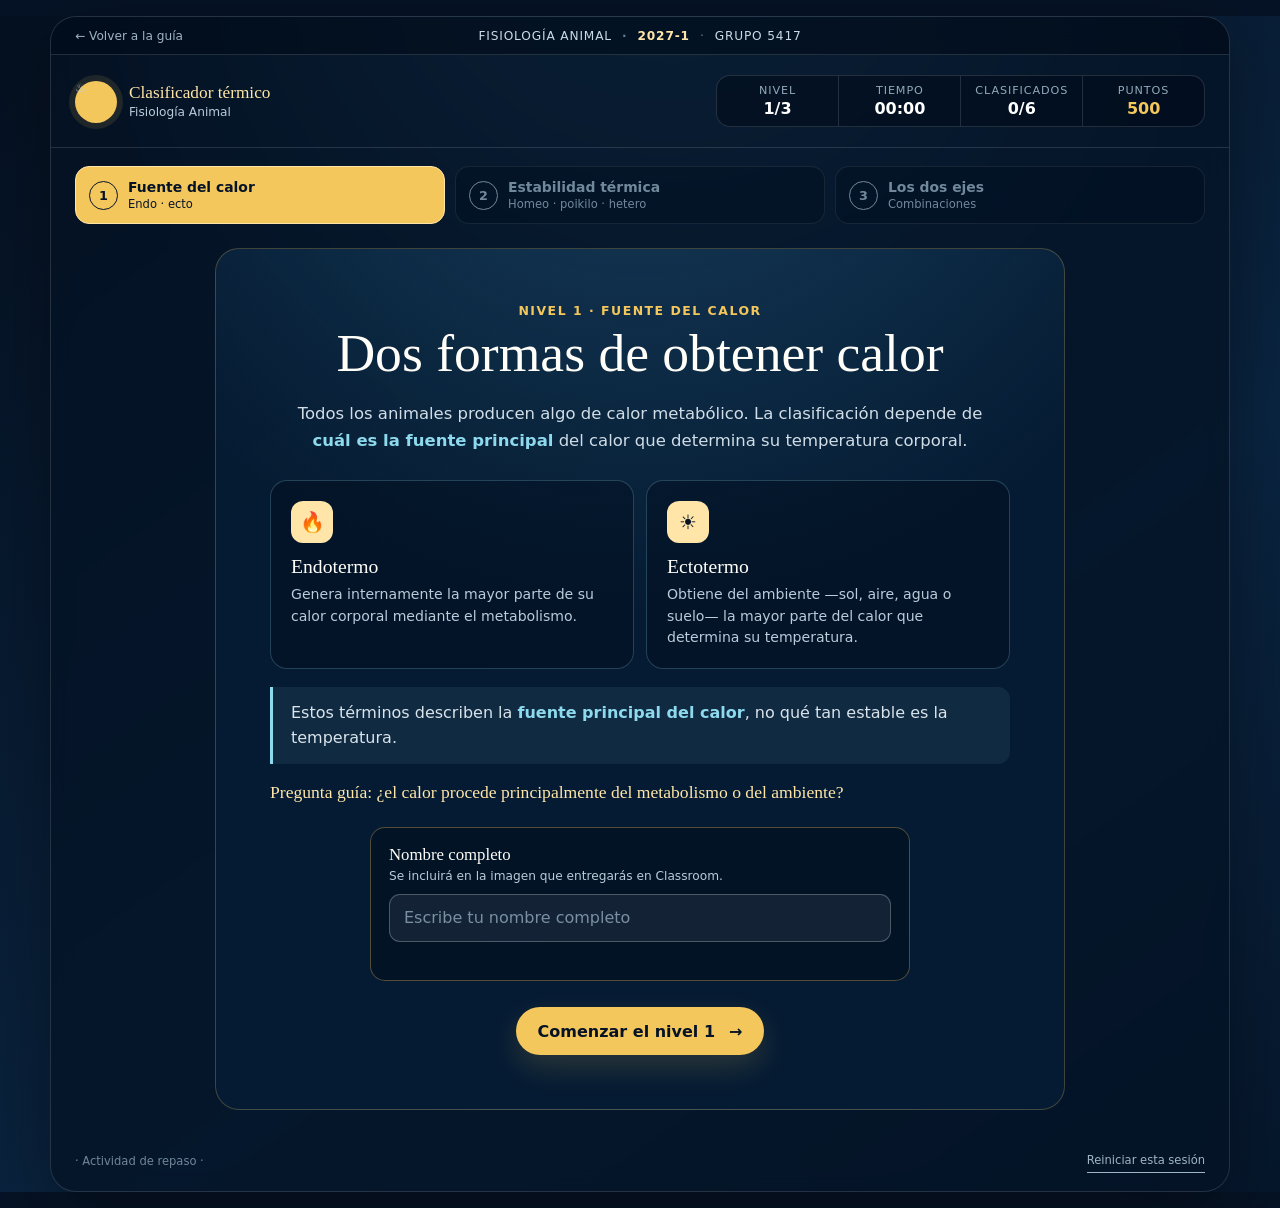
<file: tema1/termorregulacion/juego-clasificador-termico.html>
<!doctype html>
<html lang="es">
<head>
  <meta charset="utf-8">
  <meta name="viewport" content="width=device-width, initial-scale=1">
  <meta name="theme-color" content="#07172d">
  <meta name="description" content="Juego de clasificación para repasar endotermia, ectotermia y patrones de temperatura corporal.">
  <title>Clasificador térmico | Fisiología Animal</title>
  <link rel="stylesheet" href="estilos-clasificador-termico.css">
</head>
<body>
  <a class="salto" href="#contenido">Saltar al juego</a>

  <div class="fondo fondo-uno" aria-hidden="true"></div>
  <div class="fondo fondo-dos" aria-hidden="true"></div>

  <div class="aplicacion">
    <div class="curso-global" aria-label="Datos del curso">
      <a class="enlace-guia" href="index.html">← Volver a la guía</a>
      <span>Fisiología Animal</span>
      <strong>2027-1</strong>
      <span>Grupo 5417</span>
    </div>

    <header class="barra-superior">
      <div class="marca">
        <span class="marca-icono" aria-hidden="true">♨</span>
        <div>
          <strong>Clasificador térmico</strong>
          <span>Fisiología Animal</span>
        </div>
      </div>

      <div class="metricas" aria-label="Estado de la partida">
        <div class="metrica">
          <span>Nivel</span>
          <strong id="metrica-nivel">1/3</strong>
        </div>
        <div class="metrica">
          <span>Tiempo</span>
          <strong id="metrica-tiempo">00:00</strong>
        </div>
        <div class="metrica">
          <span>Clasificados</span>
          <strong id="metrica-avance">0/6</strong>
        </div>
        <div class="metrica metrica-puntos">
          <span>Puntos</span>
          <strong id="metrica-puntos">500</strong>
        </div>
      </div>
    </header>

    <nav class="ruta-niveles" aria-label="Progreso de los niveles">
      <div class="paso actual" data-paso="0">
        <span class="paso-numero">1</span>
        <span><strong>Fuente del calor</strong><small>Endo · ecto</small></span>
      </div>
      <div class="paso" data-paso="1">
        <span class="paso-numero">2</span>
        <span><strong>Estabilidad térmica</strong><small>Homeo · poikilo · hetero</small></span>
      </div>
      <div class="paso" data-paso="2">
        <span class="paso-numero">3</span>
        <span><strong>Los dos ejes</strong><small>Combinaciones</small></span>
      </div>
    </nav>

    <main id="contenido">
      <section class="pantalla pantalla-introduccion" id="pantalla-introduccion" aria-labelledby="intro-titulo">
        <div class="intro-cabecera">
          <p class="ceja" id="intro-ceja"></p>
          <h1 id="intro-titulo"></h1>
          <p class="intro-entrada" id="intro-entrada"></p>
        </div>

        <div class="conceptos" id="intro-conceptos"></div>

        <div class="recordatorio" id="intro-recordatorio"></div>
        <p class="pregunta-guia" id="intro-pregunta"></p>

        <div class="identificacion-estudiante" id="identificacion-estudiante">
          <label for="nombre-estudiante">Nombre completo</label>
          <p>Se incluirá en la imagen que entregarás en Classroom.</p>
          <input id="nombre-estudiante" type="text" maxlength="70" autocomplete="name" placeholder="Escribe tu nombre completo" aria-describedby="error-nombre" required>
          <span class="error-campo" id="error-nombre" role="alert"></span>
        </div>

        <button class="boton boton-principal" id="boton-comenzar" type="button">
          <span>Comenzar el nivel 1</span>
          <span aria-hidden="true">→</span>
        </button>
      </section>

      <section class="pantalla pantalla-juego" id="pantalla-juego" hidden aria-labelledby="juego-titulo">
        <header class="cabecera-nivel">
          <p class="ceja" id="juego-ceja"></p>
          <h1 id="juego-titulo"></h1>
          <p>Toca un animal y después la categoría que le corresponde. <strong>El tiempo comienza con tu primera selección.</strong></p>
        </header>

        <div class="categorias" id="categorias" aria-label="Categorías disponibles"></div>

        <div class="banco-cabecera">
          <h2>Animales para clasificar</h2>
          <span id="nota-banco"></span>
        </div>
        <div class="animales" id="animales" aria-label="Animales de este nivel"></div>

        <div class="retroalimentacion" id="retroalimentacion" role="status" aria-live="polite">
          Selecciona el primer animal.
        </div>
      </section>

      <section class="pantalla pantalla-pausa" id="pantalla-pausa" hidden aria-labelledby="pausa-titulo">
        <div class="sello" id="pausa-sello" aria-hidden="true">✓</div>
        <p class="ceja" id="pausa-ceja">Nivel completado · tiempo en pausa</p>
        <h1 id="pausa-titulo">¡Clasificación correcta!</h1>
        <p class="pausa-resumen" id="pausa-resumen"></p>

        <div class="pausa-datos" id="pausa-datos">
          <div><span>Tiempo</span><strong id="pausa-tiempo">00:00</strong></div>
          <div><span>Errores</span><strong id="pausa-errores">0</strong></div>
          <div><span>Puntos</span><strong id="pausa-puntos">0</strong></div>
        </div>

        <div class="pausa-animales" id="pausa-animales" aria-label="Animales que conviene practicar"></div>
        <div class="pausa-aprendizaje" id="pausa-aprendizaje"></div>
        <p class="pausa-pregunta" id="pausa-pregunta"></p>

        <div class="acciones-pausa">
          <button class="boton boton-principal" id="boton-practicar" type="button" hidden>
            <span>Practicar mis errores</span>
            <span aria-hidden="true">↻</span>
          </button>
          <button class="boton boton-secundario" id="boton-siguiente" type="button">
            <span>Ir al siguiente nivel</span>
            <span aria-hidden="true">→</span>
          </button>
        </div>
      </section>

      <section class="pantalla pantalla-final" id="pantalla-final" hidden aria-labelledby="final-titulo">
        <div class="trofeo" aria-hidden="true">♨</div>
        <p class="ceja">Sesión terminada</p>
        <h1 id="final-titulo">¡Misión térmica completada!</h1>
        <p class="final-rango" id="final-rango"></p>

        <div class="puntuacion-final">
          <span>Puntuación total</span>
          <strong id="final-puntos">0</strong>
          <small>máximo posible: 4,000 puntos</small>
        </div>

        <div class="resumen-final" id="resumen-final"></div>
        <div class="consejo-final" id="consejo-final"></div>

        <div class="acciones-finales">
          <button class="boton boton-principal" id="boton-comprobante" type="button">Descargar comprobante</button>
          <button class="boton boton-secundario" id="boton-repetir" type="button">Jugar otra sesión</button>
        </div>

        <p class="nota-local">El récord y los animales recientes se guardan únicamente en este dispositivo.</p>
      </section>
    </main>

    <footer>
      <span>· Actividad de repaso ·</span>
      <button id="boton-reiniciar" type="button">Reiniciar esta sesión</button>
    </footer>
  </div>

  <canvas id="lienzo-comprobante" width="1200" height="630" hidden></canvas>
  <script src="datos-clasificador-termico.js"></script>
  <script src="logica-clasificador-termico.js"></script>
</body>
</html>
</file>
<file: styles.css>
:root {
  --ink: #102a43;
  --ink-soft: #486581;
  --paper: #ffffff;
  --background: #f4f7fa;
  --line: #d7e1ea;
  --blue: #1479c9;
  --blue-dark: #0b5c9e;
  --blue-pale: #dcefff;
  --blue-selected: #8bc9f4;
  --gold: #f4b942;
  --green: #11845b;
  --green-pale: #dff5ec;
  --red: #b42318;
  --red-pale: #fee4e2;
  --navy-cell: #1b2d45;
  --shadow: 0 18px 55px rgba(16, 42, 67, 0.1);
  --radius: 20px;
}

* {
  box-sizing: border-box;
}

html {
  scroll-behavior: smooth;
}

body {
  margin: 0;
  min-width: 320px;
  color: var(--ink);
  background:
    radial-gradient(circle at 12% -5%, rgba(20, 121, 201, 0.13), transparent 28rem),
    var(--background);
  font-family:
    Inter, ui-sans-serif, system-ui, -apple-system, BlinkMacSystemFont, "Segoe UI", sans-serif;
  line-height: 1.5;
}

button,
input {
  font: inherit;
}

button {
  color: inherit;
}

button:focus-visible,
input:focus-visible,
summary:focus-visible,
.skip-link:focus-visible {
  outline: 3px solid var(--gold);
  outline-offset: 2px;
}

.skip-link {
  position: fixed;
  z-index: 100;
  top: 0.75rem;
  left: 0.75rem;
  padding: 0.7rem 1rem;
  color: white;
  background: var(--ink);
  border-radius: 0.5rem;
  transform: translateY(-180%);
}

.skip-link:focus {
  transform: translateY(0);
}

.site-header {
  color: white;
  background:
    linear-gradient(118deg, rgba(16, 42, 67, 0.98), rgba(14, 75, 123, 0.95)),
    var(--ink);
  border-bottom: 5px solid var(--gold);
}

.header-inner {
  width: min(1180px, calc(100% - 2rem));
  min-height: 220px;
  margin: 0 auto;
  padding: 3rem 0 3.2rem;
  display: flex;
  align-items: flex-end;
  justify-content: space-between;
  gap: 2rem;
}

.eyebrow,
.section-label {
  margin: 0 0 0.45rem;
  font-size: 0.78rem;
  font-weight: 800;
  letter-spacing: 0.11em;
  text-transform: uppercase;
}

.eyebrow {
  color: #bcdcf5;
}

h1,
h2,
h3,
p {
  margin-top: 0;
}

h1 {
  max-width: 780px;
  margin-bottom: 0.6rem;
  font-family: Georgia, "Times New Roman", serif;
  font-size: clamp(2.15rem, 5vw, 4.7rem);
  line-height: 0.98;
  letter-spacing: -0.045em;
}

h1 span {
  display: block;
  color: #bfe3ff;
  font-size: 0.58em;
  font-style: italic;
  font-weight: 500;
  letter-spacing: -0.025em;
}

.intro {
  max-width: 650px;
  margin-bottom: 0;
  color: #e6f2fa;
  font-size: 1.02rem;
}

.practice-badge {
  flex: 0 0 auto;
  display: inline-flex;
  align-items: center;
  gap: 0.55rem;
  padding: 0.75rem 1rem;
  color: var(--ink);
  background: var(--gold);
  border-radius: 999px;
  font-size: 0.88rem;
  font-weight: 800;
  box-shadow: 0 10px 28px rgba(0, 0, 0, 0.2);
}

.page-shell {
  width: min(1180px, calc(100% - 2rem));
  margin: -1.65rem auto 4rem;
  position: relative;
}

.progress-card,
.board-card,
.clues-card {
  background: var(--paper);
  border: 1px solid rgba(144, 164, 181, 0.3);
  border-radius: var(--radius);
  box-shadow: var(--shadow);
}

.progress-card {
  display: grid;
  grid-template-columns: auto minmax(180px, 1fr) auto;
  align-items: center;
  gap: 1.2rem;
  margin-bottom: 1.1rem;
  padding: 1rem 1.2rem;
}

.section-label {
  color: var(--blue-dark);
}

.progress-copy {
  margin: 0;
  color: var(--ink-soft);
  font-size: 0.88rem;
}

.progress-track {
  height: 10px;
  overflow: hidden;
  background: #e7edf3;
  border-radius: 999px;
}

.progress-track span {
  display: block;
  width: 0;
  height: 100%;
  background: linear-gradient(90deg, var(--blue), #47a7df);
  border-radius: inherit;
  transition: width 220ms ease;
}

.save-note {
  margin: 0;
  color: var(--green);
  font-size: 0.79rem;
  font-weight: 700;
  white-space: nowrap;
}

.save-note span {
  display: inline-block;
  margin-right: 0.35rem;
  font-size: 0.65rem;
}

.progress-summary {
  display: flex;
  align-items: center;
  justify-content: flex-end;
  gap: 0.85rem;
}

.score-panel {
  min-width: 86px;
  display: grid;
  grid-template-columns: auto auto;
  align-items: baseline;
  column-gap: 0.25rem;
  padding: 0.48rem 0.7rem;
  color: white;
  background: var(--ink);
  border-radius: 0.72rem;
  text-align: right;
}

.score-panel span {
  grid-column: 1 / -1;
  color: #bcdcf5;
  font-size: 0.62rem;
  font-weight: 800;
  letter-spacing: 0.08em;
  line-height: 1;
  text-transform: uppercase;
}

.score-panel strong {
  font-size: 1.3rem;
  line-height: 1;
}

.score-panel small {
  color: #d9e8f3;
  font-size: 0.63rem;
  font-weight: 700;
}

.workspace {
  display: grid;
  grid-template-columns: minmax(0, 1.55fr) minmax(320px, 0.85fr);
  align-items: start;
  gap: 1.1rem;
}

.board-card,
.clues-card {
  padding: 1.25rem;
}

.board-toolbar,
.clues-heading,
.selected-clue-heading,
.board-footer {
  display: flex;
  align-items: center;
  justify-content: space-between;
  gap: 1rem;
}

.board-toolbar h2,
.clues-heading h2 {
  margin: 0;
  font-size: 1.35rem;
  letter-spacing: -0.02em;
}

.toolbar-actions,
.clue-actions {
  display: flex;
  flex-wrap: wrap;
  align-items: center;
  gap: 0.55rem;
}

button {
  border: 0;
  border-radius: 0.7rem;
  cursor: pointer;
  font-weight: 750;
  transition:
    transform 130ms ease,
    background-color 130ms ease,
    border-color 130ms ease,
    color 130ms ease;
}

button:hover:not(:disabled) {
  transform: translateY(-1px);
}

button:disabled {
  cursor: not-allowed;
  opacity: 0.45;
}

.quiet-button {
  padding: 0.55rem 0.7rem;
  color: var(--ink-soft);
  background: transparent;
  border: 1px solid var(--line);
  font-size: 0.78rem;
}

.quiet-button:hover:not(:disabled) {
  color: var(--ink);
  background: #f3f7fa;
  border-color: #adc2d3;
}

.quiet-button.danger:hover:not(:disabled) {
  color: var(--red);
  background: var(--red-pale);
  border-color: #f6aaa4;
}

.zoom-button {
  display: none;
}

.selected-clue {
  margin: 1rem 0;
  padding: 1rem;
  background: #f0f7fc;
  border-left: 5px solid var(--blue);
  border-radius: 0.8rem;
}

.selected-clue-heading p {
  margin: 0;
  color: var(--blue-dark);
  font-size: 0.82rem;
  font-weight: 850;
  letter-spacing: 0.07em;
  text-transform: uppercase;
}

.selected-clue-heading span {
  color: var(--ink-soft);
  font-size: 0.78rem;
  font-weight: 700;
}

.selected-clue-text {
  min-height: 2.9rem;
  margin: 0.55rem 0 0.8rem;
  font-size: 1rem;
  font-weight: 650;
}

.concept-hint {
  margin: 0 0 0.8rem;
  padding: 0.75rem 0.85rem;
  color: #614700;
  background: #fff5d6;
  border: 1px solid #f3d77a;
  border-radius: 0.7rem;
  font-size: 0.9rem;
}

.primary-button,
.secondary-button,
.check-all-button {
  min-height: 42px;
  padding: 0.65rem 0.9rem;
  font-size: 0.82rem;
}

.primary-button,
.check-all-button {
  color: white;
  background: var(--blue-dark);
}

.primary-button:hover:not(:disabled),
.check-all-button:hover:not(:disabled) {
  background: #084b82;
}

.secondary-button {
  color: var(--blue-dark);
  background: white;
  border: 1px solid #9dc9e8;
}

.secondary-button:hover:not(:disabled) {
  background: var(--blue-pale);
}

.grid-scroller {
  max-width: 100%;
  overflow: auto;
  overscroll-behavior: contain;
  border-radius: 0.45rem;
}

.crossword-grid {
  width: 100%;
  min-width: 0;
  aspect-ratio: 1;
  display: grid;
  grid-template-columns: repeat(23, minmax(0, 1fr));
  gap: 1px;
  padding: 2px;
  background: var(--navy-cell);
  border: 1px solid var(--navy-cell);
  user-select: none;
}

.cell {
  min-width: 0;
  position: relative;
  aspect-ratio: 1;
  background: white;
}

.cell.block {
  background: var(--navy-cell);
}

.cell.in-word {
  background: var(--blue-pale);
}

.cell.current {
  background: var(--blue-selected);
  box-shadow: inset 0 0 0 2px var(--blue-dark);
  z-index: 2;
}

.cell.is-correct {
  background: var(--green-pale);
}

.cell.is-error {
  background: var(--red-pale);
  box-shadow: inset 0 0 0 2px var(--red);
}

.cell.is-revealed::after {
  content: "";
  width: 5px;
  height: 5px;
  position: absolute;
  right: 2px;
  bottom: 2px;
  background: #d92d20;
  box-shadow: 0 0 0 1px white;
  border-radius: 50%;
  pointer-events: none;
}

.cell-number {
  position: absolute;
  z-index: 2;
  top: 0;
  left: 2px;
  color: var(--ink);
  font-size: clamp(0.31rem, 0.75vw, 0.58rem);
  font-weight: 800;
  line-height: 1;
  pointer-events: none;
}

.cell-input {
  width: 100%;
  height: 100%;
  margin: 0;
  padding: 18% 0 0;
  color: var(--ink);
  background: transparent;
  border: 0;
  border-radius: 0;
  text-align: center;
  text-transform: uppercase;
  font-size: clamp(0.48rem, 1.55vw, 1rem);
  font-weight: 850;
  line-height: 1;
  caret-color: transparent;
}

.cell-input:focus {
  outline: 0;
}

.board-footer {
  align-items: flex-start;
  margin-top: 1rem;
  padding-top: 1rem;
  border-top: 1px solid var(--line);
}

.board-footer p {
  max-width: 560px;
  margin: 0;
  color: var(--ink-soft);
  font-size: 0.82rem;
}

.check-all-button {
  flex: 0 0 auto;
}

.clues-card {
  max-height: calc(100vh - 2rem);
  position: sticky;
  top: 1rem;
  overflow: auto;
}

.clues-heading {
  margin-bottom: 1rem;
  padding-bottom: 1rem;
  border-bottom: 1px solid var(--line);
}

.clues-heading p:last-child {
  margin: 0;
  color: var(--ink-soft);
  font-size: 0.78rem;
  font-weight: 750;
}

.clues-card section + section {
  margin-top: 1.4rem;
}

.clues-card h3 {
  margin-bottom: 0.55rem;
  font-family: Georgia, "Times New Roman", serif;
  font-size: 1.15rem;
}

.clue-list {
  display: grid;
  gap: 0.35rem;
}

.clue-item {
  width: 100%;
  display: grid;
  grid-template-columns: 1.8rem 1fr;
  align-items: start;
  gap: 0.25rem;
  padding: 0.62rem 0.55rem;
  color: var(--ink);
  background: transparent;
  border: 1px solid transparent;
  border-radius: 0.65rem;
  text-align: left;
  font-size: 0.82rem;
  font-weight: 540;
  line-height: 1.35;
}

.clue-item:hover {
  background: #f4f8fb;
}

.clue-item.active {
  background: var(--blue-pale);
  border-color: #add6f2;
}

.clue-item.solved {
  color: #196344;
}

.clue-item.solved .clue-number::after {
  content: "✓";
  margin-left: 0.15rem;
  color: var(--green);
  font-size: 0.72rem;
}

.clue-number {
  color: var(--blue-dark);
  font-weight: 900;
}

.toast {
  max-width: min(420px, calc(100% - 2rem));
  position: fixed;
  z-index: 80;
  right: 1rem;
  bottom: 1rem;
  padding: 0.85rem 1rem;
  color: white;
  background: var(--ink);
  border-radius: 0.75rem;
  box-shadow: 0 12px 35px rgba(16, 42, 67, 0.28);
  font-size: 0.88rem;
  font-weight: 700;
}

.completion {
  position: fixed;
  z-index: 90;
  inset: 0;
  display: grid;
  place-items: center;
  padding: 1rem;
  background: rgba(16, 42, 67, 0.72);
  backdrop-filter: blur(6px);
  overflow: auto;
}

.completion[hidden],
.toast[hidden] {
  display: none;
}

.completion-card {
  width: min(570px, 100%);
  padding: 2rem;
  background: white;
  border-radius: var(--radius);
  box-shadow: 0 24px 80px rgba(0, 0, 0, 0.32);
  text-align: center;
}

.completion-card h2 {
  margin-bottom: 0.55rem;
  font-family: Georgia, "Times New Roman", serif;
  font-size: 2rem;
}

.completion-card p:not(.section-label) {
  color: var(--ink-soft);
}

.completion-copy {
  margin-bottom: 1.25rem;
}

.completion-mark {
  width: 64px;
  height: 64px;
  display: grid;
  place-items: center;
  margin: 0 auto 1rem;
  color: white;
  background: var(--green);
  border-radius: 50%;
  font-size: 2rem;
  font-weight: 900;
}

.student-field {
  display: grid;
  gap: 0.4rem;
  margin: 0 0 1rem;
  color: var(--ink);
  text-align: left;
  font-size: 0.78rem;
  font-weight: 800;
}

.student-field input {
  width: 100%;
  min-height: 44px;
  padding: 0.65rem 0.75rem;
  color: var(--ink);
  background: white;
  border: 1px solid #a9bdcd;
  border-radius: 0.65rem;
  font-size: 1rem;
  font-weight: 600;
}

.student-name-print {
  display: none;
}

.proof-summary {
  display: grid;
  grid-template-columns: 1fr 1fr 1.35fr;
  gap: 0.65rem;
  margin: 1rem 0;
}

.proof-summary > div {
  min-width: 0;
  display: grid;
  align-content: center;
  gap: 0.15rem;
  padding: 0.8rem 0.55rem;
  background: #f2f7fa;
  border: 1px solid var(--line);
  border-radius: 0.7rem;
}

.proof-summary span {
  color: var(--ink-soft);
  font-size: 0.67rem;
  font-weight: 800;
  letter-spacing: 0.03em;
  text-transform: uppercase;
}

.proof-summary strong {
  color: var(--ink);
  font-size: 1.15rem;
}

#completedAt {
  font-size: 0.78rem;
  line-height: 1.3;
}

.proof-instruction {
  margin: 0 0 1rem;
  padding: 0.75rem;
  background: #fff5d6;
  border-radius: 0.65rem;
  font-size: 0.78rem;
}

.completion-actions {
  display: flex;
  justify-content: center;
  gap: 0.55rem;
}

.noscript {
  margin: 1rem;
  padding: 1rem;
  color: var(--red);
  background: var(--red-pale);
  border-radius: 0.5rem;
}

@media (max-width: 900px) {
  .header-inner {
    min-height: 190px;
    padding-top: 2.2rem;
  }

  .practice-badge {
    display: none;
  }

  .workspace {
    grid-template-columns: 1fr;
  }

  .clues-card {
    max-height: none;
    position: static;
    overflow: visible;
  }
}

@media (max-width: 640px) {
  .header-inner,
  .page-shell {
    width: min(100% - 1rem, 1180px);
  }

  .header-inner {
    min-height: 170px;
    padding: 1.75rem 0 2.8rem;
  }

  .intro {
    font-size: 0.9rem;
  }

  .page-shell {
    margin-top: -1.2rem;
  }

  .progress-card {
    grid-template-columns: 1fr;
    gap: 0.6rem;
    padding: 0.85rem 1rem;
  }

  .progress-summary {
    justify-content: space-between;
  }

  .save-note {
    white-space: normal;
  }

  .board-card,
  .clues-card {
    padding: 0.85rem;
    border-radius: 14px;
  }

  .board-toolbar,
  .board-footer {
    align-items: flex-start;
    flex-direction: column;
  }

  .toolbar-actions,
  .clue-actions {
    width: 100%;
  }

  .toolbar-actions button,
  .clue-actions button {
    flex: 1 1 auto;
  }

  .zoom-button {
    display: inline-flex;
  }

  .selected-clue {
    margin: 0.8rem 0;
    padding: 0.85rem;
  }

  .selected-clue-text {
    min-height: 0;
    font-size: 0.91rem;
  }

  .crossword-grid.is-zoomed {
    width: 598px;
    min-width: 598px;
  }

  .crossword-grid.is-zoomed .cell-number {
    font-size: 0.5rem;
  }

  .crossword-grid.is-zoomed .cell-input {
    font-size: 0.95rem;
  }

  .board-footer .check-all-button {
    width: 100%;
  }

  .cell-number {
    left: 1px;
  }

  .clues-card section + section {
    margin-top: 1rem;
  }

  .proof-summary {
    grid-template-columns: 1fr 1fr;
  }

  .proof-summary > div:last-child {
    grid-column: 1 / -1;
  }

  .completion-card {
    padding: 1.25rem;
  }

  .completion-actions {
    flex-direction: column;
  }
}

@media (prefers-reduced-motion: reduce) {
  *,
  *::before,
  *::after {
    scroll-behavior: auto !important;
    transition-duration: 0.01ms !important;
  }
}

@media print {
  body {
    background: white;
  }

  .site-header {
    color: var(--ink);
    background: white;
    border-bottom-color: var(--ink);
  }

  .header-inner {
    min-height: auto;
    padding: 1rem 0;
  }

  h1 span,
  .eyebrow,
  .intro {
    color: var(--ink);
  }

  .page-shell {
    width: 100%;
    margin: 0;
  }

  .progress-card,
  .selected-clue,
  .toolbar-actions,
  .board-footer,
  .practice-badge,
  .toast,
  .completion {
    display: none !important;
  }

  .workspace {
    grid-template-columns: 1fr;
  }

  .board-card,
  .clues-card {
    padding: 0.5rem 0;
    border: 0;
    box-shadow: none;
  }

  .crossword-grid {
    width: 620px;
    margin: 0 auto;
    -webkit-print-color-adjust: exact;
    print-color-adjust: exact;
  }

  .clues-card {
    max-height: none;
    position: static;
    break-before: page;
    overflow: visible;
  }

  .clue-list {
    grid-template-columns: 1fr 1fr;
  }

  body.printing-proof > :not(.completion) {
    display: none !important;
  }

  body.printing-proof .completion {
    display: block !important;
    position: static;
    padding: 0;
    background: white;
    backdrop-filter: none;
  }

  body.printing-proof .completion-card {
    width: 100%;
    margin: 0;
    padding: 1.5cm;
    border: 2px solid var(--ink);
    box-shadow: none;
  }

  body.printing-proof .completion-actions,
  body.printing-proof .proof-instruction,
  body.printing-proof .student-field {
    display: none !important;
  }

  body.printing-proof .student-name-print {
    display: block;
    margin: 1.1rem 0;
    padding: 0.7rem;
    color: var(--ink);
    border-bottom: 1px solid var(--ink);
    font-size: 1.05rem;
    font-weight: 800;
    text-align: left;
  }

  body.printing-proof .proof-summary {
    grid-template-columns: 1fr 1fr 1.35fr;
  }
}
</file>
<file: tema1/crucigrama/styles.css>
:root {
  --ink: #102a43;
  --ink-soft: #486581;
  --paper: #ffffff;
  --background: #f4f7fa;
  --line: #d7e1ea;
  --blue: #1479c9;
  --blue-dark: #0b5c9e;
  --blue-pale: #dcefff;
  --blue-selected: #8bc9f4;
  --gold: #f4b942;
  --green: #11845b;
  --green-pale: #dff5ec;
  --red: #b42318;
  --red-pale: #fee4e2;
  --navy-cell: #1b2d45;
  --shadow: 0 18px 55px rgba(16, 42, 67, 0.1);
  --radius: 20px;
}

* {
  box-sizing: border-box;
}

html {
  scroll-behavior: smooth;
}

body {
  margin: 0;
  min-width: 320px;
  color: var(--ink);
  background:
    radial-gradient(circle at 12% -5%, rgba(20, 121, 201, 0.13), transparent 28rem),
    var(--background);
  font-family:
    Inter, ui-sans-serif, system-ui, -apple-system, BlinkMacSystemFont, "Segoe UI", sans-serif;
  line-height: 1.5;
}

button,
input {
  font: inherit;
}

button {
  color: inherit;
}

button:focus-visible,
input:focus-visible,
summary:focus-visible,
.skip-link:focus-visible {
  outline: 3px solid var(--gold);
  outline-offset: 2px;
}

.skip-link {
  position: fixed;
  z-index: 100;
  top: 0.75rem;
  left: 0.75rem;
  padding: 0.7rem 1rem;
  color: white;
  background: var(--ink);
  border-radius: 0.5rem;
  transform: translateY(-180%);
}

.skip-link:focus {
  transform: translateY(0);
}

.site-header {
  color: white;
  background:
    linear-gradient(118deg, rgba(16, 42, 67, 0.98), rgba(14, 75, 123, 0.95)),
    var(--ink);
  border-bottom: 5px solid var(--gold);
}

.header-inner {
  width: min(1180px, calc(100% - 2rem));
  min-height: 220px;
  margin: 0 auto;
  padding: 3rem 0 3.2rem;
  display: flex;
  align-items: flex-end;
  justify-content: space-between;
  gap: 2rem;
}

.eyebrow,
.section-label {
  margin: 0 0 0.45rem;
  font-size: 0.78rem;
  font-weight: 800;
  letter-spacing: 0.11em;
  text-transform: uppercase;
}

.eyebrow {
  color: #bcdcf5;
}

h1,
h2,
h3,
p {
  margin-top: 0;
}

h1 {
  max-width: 780px;
  margin-bottom: 0.6rem;
  font-family: Georgia, "Times New Roman", serif;
  font-size: clamp(2.15rem, 5vw, 4.7rem);
  line-height: 0.98;
  letter-spacing: -0.045em;
}

h1 span {
  display: block;
  color: #bfe3ff;
  font-size: 0.58em;
  font-style: italic;
  font-weight: 500;
  letter-spacing: -0.025em;
}

.intro {
  max-width: 650px;
  margin-bottom: 0;
  color: #e6f2fa;
  font-size: 1.02rem;
}

.practice-badge {
  flex: 0 0 auto;
  display: inline-flex;
  align-items: center;
  gap: 0.55rem;
  padding: 0.75rem 1rem;
  color: var(--ink);
  background: var(--gold);
  border-radius: 999px;
  font-size: 0.88rem;
  font-weight: 800;
  box-shadow: 0 10px 28px rgba(0, 0, 0, 0.2);
}

.page-shell {
  width: min(1180px, calc(100% - 2rem));
  margin: -1.65rem auto 4rem;
  position: relative;
}

.progress-card,
.board-card,
.clues-card {
  background: var(--paper);
  border: 1px solid rgba(144, 164, 181, 0.3);
  border-radius: var(--radius);
  box-shadow: var(--shadow);
}

.progress-card {
  display: grid;
  grid-template-columns: auto minmax(180px, 1fr) auto;
  align-items: center;
  gap: 1.2rem;
  margin-bottom: 1.1rem;
  padding: 1rem 1.2rem;
}

.section-label {
  color: var(--blue-dark);
}

.progress-copy {
  margin: 0;
  color: var(--ink-soft);
  font-size: 0.88rem;
}

.progress-track {
  height: 10px;
  overflow: hidden;
  background: #e7edf3;
  border-radius: 999px;
}

.progress-track span {
  display: block;
  width: 0;
  height: 100%;
  background: linear-gradient(90deg, var(--blue), #47a7df);
  border-radius: inherit;
  transition: width 220ms ease;
}

.save-note {
  margin: 0;
  color: var(--green);
  font-size: 0.79rem;
  font-weight: 700;
  white-space: nowrap;
}

.save-note span {
  display: inline-block;
  margin-right: 0.35rem;
  font-size: 0.65rem;
}

.progress-summary {
  display: flex;
  align-items: center;
  justify-content: flex-end;
  gap: 0.85rem;
}

.score-panel {
  min-width: 86px;
  display: grid;
  grid-template-columns: auto auto;
  align-items: baseline;
  column-gap: 0.25rem;
  padding: 0.48rem 0.7rem;
  color: white;
  background: var(--ink);
  border-radius: 0.72rem;
  text-align: right;
}

.score-panel span {
  grid-column: 1 / -1;
  color: #bcdcf5;
  font-size: 0.62rem;
  font-weight: 800;
  letter-spacing: 0.08em;
  line-height: 1;
  text-transform: uppercase;
}

.score-panel strong {
  font-size: 1.3rem;
  line-height: 1;
}

.score-panel small {
  color: #d9e8f3;
  font-size: 0.63rem;
  font-weight: 700;
}

.workspace {
  display: grid;
  grid-template-columns: minmax(0, 1.55fr) minmax(320px, 0.85fr);
  align-items: start;
  gap: 1.1rem;
}

.board-card,
.clues-card {
  padding: 1.25rem;
}

.board-toolbar,
.clues-heading,
.selected-clue-heading,
.board-footer {
  display: flex;
  align-items: center;
  justify-content: space-between;
  gap: 1rem;
}

.board-toolbar h2,
.clues-heading h2 {
  margin: 0;
  font-size: 1.35rem;
  letter-spacing: -0.02em;
}

.toolbar-actions,
.clue-actions {
  display: flex;
  flex-wrap: wrap;
  align-items: center;
  gap: 0.55rem;
}

button {
  border: 0;
  border-radius: 0.7rem;
  cursor: pointer;
  font-weight: 750;
  transition:
    transform 130ms ease,
    background-color 130ms ease,
    border-color 130ms ease,
    color 130ms ease;
}

button:hover:not(:disabled) {
  transform: translateY(-1px);
}

button:disabled {
  cursor: not-allowed;
  opacity: 0.45;
}

.quiet-button {
  padding: 0.55rem 0.7rem;
  color: var(--ink-soft);
  background: transparent;
  border: 1px solid var(--line);
  font-size: 0.78rem;
}

.quiet-button:hover:not(:disabled) {
  color: var(--ink);
  background: #f3f7fa;
  border-color: #adc2d3;
}

.quiet-button.danger:hover:not(:disabled) {
  color: var(--red);
  background: var(--red-pale);
  border-color: #f6aaa4;
}

.zoom-button {
  display: none;
}

.selected-clue {
  margin: 1rem 0;
  padding: 1rem;
  background: #f0f7fc;
  border-left: 5px solid var(--blue);
  border-radius: 0.8rem;
}

.selected-clue-heading p {
  margin: 0;
  color: var(--blue-dark);
  font-size: 0.82rem;
  font-weight: 850;
  letter-spacing: 0.07em;
  text-transform: uppercase;
}

.selected-clue-heading span {
  color: var(--ink-soft);
  font-size: 0.78rem;
  font-weight: 700;
}

.selected-clue-text {
  min-height: 2.9rem;
  margin: 0.55rem 0 0.8rem;
  font-size: 1rem;
  font-weight: 650;
}

.concept-hint {
  margin: 0 0 0.8rem;
  padding: 0.75rem 0.85rem;
  color: #614700;
  background: #fff5d6;
  border: 1px solid #f3d77a;
  border-radius: 0.7rem;
  font-size: 0.9rem;
}

.primary-button,
.secondary-button,
.check-all-button {
  min-height: 42px;
  padding: 0.65rem 0.9rem;
  font-size: 0.82rem;
}

.primary-button,
.check-all-button {
  color: white;
  background: var(--blue-dark);
}

.primary-button:hover:not(:disabled),
.check-all-button:hover:not(:disabled) {
  background: #084b82;
}

.secondary-button {
  color: var(--blue-dark);
  background: white;
  border: 1px solid #9dc9e8;
}

.secondary-button:hover:not(:disabled) {
  background: var(--blue-pale);
}

.grid-scroller {
  max-width: 100%;
  overflow: auto;
  overscroll-behavior: contain;
  border-radius: 0.45rem;
}

.crossword-grid {
  width: 100%;
  min-width: 0;
  aspect-ratio: 1;
  display: grid;
  grid-template-columns: repeat(23, minmax(0, 1fr));
  gap: 1px;
  padding: 2px;
  background: var(--navy-cell);
  border: 1px solid var(--navy-cell);
  user-select: none;
}

.cell {
  min-width: 0;
  position: relative;
  aspect-ratio: 1;
  background: white;
}

.cell.block {
  background: var(--navy-cell);
}

.cell.in-word {
  background: var(--blue-pale);
}

.cell.current {
  background: var(--blue-selected);
  box-shadow: inset 0 0 0 2px var(--blue-dark);
  z-index: 2;
}

.cell.is-correct {
  background: var(--green-pale);
}

.cell.is-error {
  background: var(--red-pale);
  box-shadow: inset 0 0 0 2px var(--red);
}

.cell.is-revealed::after {
  content: "";
  width: 5px;
  height: 5px;
  position: absolute;
  right: 2px;
  bottom: 2px;
  background: #d92d20;
  box-shadow: 0 0 0 1px white;
  border-radius: 50%;
  pointer-events: none;
}

.cell-number {
  position: absolute;
  z-index: 2;
  top: 0;
  left: 2px;
  color: var(--ink);
  font-size: clamp(0.31rem, 0.75vw, 0.58rem);
  font-weight: 800;
  line-height: 1;
  pointer-events: none;
}

.cell-input {
  width: 100%;
  height: 100%;
  margin: 0;
  padding: 18% 0 0;
  color: var(--ink);
  background: transparent;
  border: 0;
  border-radius: 0;
  text-align: center;
  text-transform: uppercase;
  font-size: clamp(0.48rem, 1.55vw, 1rem);
  font-weight: 850;
  line-height: 1;
  caret-color: transparent;
}

.cell-input:focus {
  outline: 0;
}

.board-footer {
  align-items: flex-start;
  margin-top: 1rem;
  padding-top: 1rem;
  border-top: 1px solid var(--line);
}

.board-footer p {
  max-width: 560px;
  margin: 0;
  color: var(--ink-soft);
  font-size: 0.82rem;
}

.check-all-button {
  flex: 0 0 auto;
}

.clues-card {
  max-height: calc(100vh - 2rem);
  position: sticky;
  top: 1rem;
  overflow: auto;
}

.clues-heading {
  margin-bottom: 1rem;
  padding-bottom: 1rem;
  border-bottom: 1px solid var(--line);
}

.clues-heading p:last-child {
  margin: 0;
  color: var(--ink-soft);
  font-size: 0.78rem;
  font-weight: 750;
}

.clues-card section + section {
  margin-top: 1.4rem;
}

.clues-card h3 {
  margin-bottom: 0.55rem;
  font-family: Georgia, "Times New Roman", serif;
  font-size: 1.15rem;
}

.clue-list {
  display: grid;
  gap: 0.35rem;
}

.clue-item {
  width: 100%;
  display: grid;
  grid-template-columns: 1.8rem 1fr;
  align-items: start;
  gap: 0.25rem;
  padding: 0.62rem 0.55rem;
  color: var(--ink);
  background: transparent;
  border: 1px solid transparent;
  border-radius: 0.65rem;
  text-align: left;
  font-size: 0.82rem;
  font-weight: 540;
  line-height: 1.35;
}

.clue-item:hover {
  background: #f4f8fb;
}

.clue-item.active {
  background: var(--blue-pale);
  border-color: #add6f2;
}

.clue-item.solved {
  color: #196344;
}

.clue-item.solved .clue-number::after {
  content: "✓";
  margin-left: 0.15rem;
  color: var(--green);
  font-size: 0.72rem;
}

.clue-number {
  color: var(--blue-dark);
  font-weight: 900;
}

.toast {
  max-width: min(420px, calc(100% - 2rem));
  position: fixed;
  z-index: 80;
  right: 1rem;
  bottom: 1rem;
  padding: 0.85rem 1rem;
  color: white;
  background: var(--ink);
  border-radius: 0.75rem;
  box-shadow: 0 12px 35px rgba(16, 42, 67, 0.28);
  font-size: 0.88rem;
  font-weight: 700;
}

.completion {
  position: fixed;
  z-index: 90;
  inset: 0;
  display: grid;
  place-items: center;
  padding: 1rem;
  background: rgba(16, 42, 67, 0.72);
  backdrop-filter: blur(6px);
  overflow: auto;
}

.completion[hidden],
.toast[hidden] {
  display: none;
}

.completion-card {
  width: min(570px, 100%);
  padding: 2rem;
  background: white;
  border-radius: var(--radius);
  box-shadow: 0 24px 80px rgba(0, 0, 0, 0.32);
  text-align: center;
}

.completion-card h2 {
  margin-bottom: 0.55rem;
  font-family: Georgia, "Times New Roman", serif;
  font-size: 2rem;
}

.completion-card p:not(.section-label) {
  color: var(--ink-soft);
}

.completion-copy {
  margin-bottom: 1.25rem;
}

.completion-mark {
  width: 64px;
  height: 64px;
  display: grid;
  place-items: center;
  margin: 0 auto 1rem;
  color: white;
  background: var(--green);
  border-radius: 50%;
  font-size: 2rem;
  font-weight: 900;
}

.student-field {
  display: grid;
  gap: 0.4rem;
  margin: 0 0 1rem;
  color: var(--ink);
  text-align: left;
  font-size: 0.78rem;
  font-weight: 800;
}

.student-field input {
  width: 100%;
  min-height: 44px;
  padding: 0.65rem 0.75rem;
  color: var(--ink);
  background: white;
  border: 1px solid #a9bdcd;
  border-radius: 0.65rem;
  font-size: 1rem;
  font-weight: 600;
}

.student-name-print {
  display: none;
}

.proof-summary {
  display: grid;
  grid-template-columns: 1fr 1fr 1.35fr;
  gap: 0.65rem;
  margin: 1rem 0;
}

.proof-summary > div {
  min-width: 0;
  display: grid;
  align-content: center;
  gap: 0.15rem;
  padding: 0.8rem 0.55rem;
  background: #f2f7fa;
  border: 1px solid var(--line);
  border-radius: 0.7rem;
}

.proof-summary span {
  color: var(--ink-soft);
  font-size: 0.67rem;
  font-weight: 800;
  letter-spacing: 0.03em;
  text-transform: uppercase;
}

.proof-summary strong {
  color: var(--ink);
  font-size: 1.15rem;
}

#completedAt {
  font-size: 0.78rem;
  line-height: 1.3;
}

.proof-instruction {
  margin: 0 0 1rem;
  padding: 0.75rem;
  background: #fff5d6;
  border-radius: 0.65rem;
  font-size: 0.78rem;
}

.completion-actions {
  display: flex;
  justify-content: center;
  gap: 0.55rem;
}

.noscript {
  margin: 1rem;
  padding: 1rem;
  color: var(--red);
  background: var(--red-pale);
  border-radius: 0.5rem;
}

@media (max-width: 900px) {
  .header-inner {
    min-height: 190px;
    padding-top: 2.2rem;
  }

  .practice-badge {
    display: none;
  }

  .workspace {
    grid-template-columns: 1fr;
  }

  .clues-card {
    max-height: none;
    position: static;
    overflow: visible;
  }
}

@media (max-width: 640px) {
  .header-inner,
  .page-shell {
    width: min(100% - 1rem, 1180px);
  }

  .header-inner {
    min-height: 170px;
    padding: 1.75rem 0 2.8rem;
  }

  .intro {
    font-size: 0.9rem;
  }

  .page-shell {
    margin-top: -1.2rem;
  }

  .progress-card {
    grid-template-columns: 1fr;
    gap: 0.6rem;
    padding: 0.85rem 1rem;
  }

  .progress-summary {
    justify-content: space-between;
  }

  .save-note {
    white-space: normal;
  }

  .board-card,
  .clues-card {
    padding: 0.85rem;
    border-radius: 14px;
  }

  .board-toolbar,
  .board-footer {
    align-items: flex-start;
    flex-direction: column;
  }

  .toolbar-actions,
  .clue-actions {
    width: 100%;
  }

  .toolbar-actions button,
  .clue-actions button {
    flex: 1 1 auto;
  }

  .zoom-button {
    display: inline-flex;
  }

  .selected-clue {
    margin: 0.8rem 0;
    padding: 0.85rem;
  }

  .selected-clue-text {
    min-height: 0;
    font-size: 0.91rem;
  }

  .crossword-grid.is-zoomed {
    width: 598px;
    min-width: 598px;
  }

  .crossword-grid.is-zoomed .cell-number {
    font-size: 0.5rem;
  }

  .crossword-grid.is-zoomed .cell-input {
    font-size: 0.95rem;
  }

  .board-footer .check-all-button {
    width: 100%;
  }

  .cell-number {
    left: 1px;
  }

  .clues-card section + section {
    margin-top: 1rem;
  }

  .proof-summary {
    grid-template-columns: 1fr 1fr;
  }

  .proof-summary > div:last-child {
    grid-column: 1 / -1;
  }

  .completion-card {
    padding: 1.25rem;
  }

  .completion-actions {
    flex-direction: column;
  }
}

@media (prefers-reduced-motion: reduce) {
  *,
  *::before,
  *::after {
    scroll-behavior: auto !important;
    transition-duration: 0.01ms !important;
  }
}

@media print {
  body {
    background: white;
  }

  .site-header {
    color: var(--ink);
    background: white;
    border-bottom-color: var(--ink);
  }

  .header-inner {
    min-height: auto;
    padding: 1rem 0;
  }

  h1 span,
  .eyebrow,
  .intro {
    color: var(--ink);
  }

  .page-shell {
    width: 100%;
    margin: 0;
  }

  .progress-card,
  .selected-clue,
  .toolbar-actions,
  .board-footer,
  .practice-badge,
  .toast,
  .completion {
    display: none !important;
  }

  .workspace {
    grid-template-columns: 1fr;
  }

  .board-card,
  .clues-card {
    padding: 0.5rem 0;
    border: 0;
    box-shadow: none;
  }

  .crossword-grid {
    width: 620px;
    margin: 0 auto;
    -webkit-print-color-adjust: exact;
    print-color-adjust: exact;
  }

  .clues-card {
    max-height: none;
    position: static;
    break-before: page;
    overflow: visible;
  }

  .clue-list {
    grid-template-columns: 1fr 1fr;
  }

  body.printing-proof > :not(.completion) {
    display: none !important;
  }

  body.printing-proof .completion {
    display: block !important;
    position: static;
    padding: 0;
    background: white;
    backdrop-filter: none;
  }

  body.printing-proof .completion-card {
    width: 100%;
    margin: 0;
    padding: 1.5cm;
    border: 2px solid var(--ink);
    box-shadow: none;
  }

  body.printing-proof .completion-actions,
  body.printing-proof .proof-instruction,
  body.printing-proof .student-field {
    display: none !important;
  }

  body.printing-proof .student-name-print {
    display: block;
    margin: 1.1rem 0;
    padding: 0.7rem;
    color: var(--ink);
    border-bottom: 1px solid var(--ink);
    font-size: 1.05rem;
    font-weight: 800;
    text-align: left;
  }

  body.printing-proof .proof-summary {
    grid-template-columns: 1fr 1fr 1.35fr;
  }
}
</file>
<file: tema1/milliongame/estilos-juego-millon-principios-fisiologia.css>
:root {
  --navy-950: #04112b;
  --navy-900: #071a3d;
  --navy-800: #0d2857;
  --blue: #1a70d4;
  --blue-soft: #e8f2ff;
  --gold: #f4be35;
  --gold-dark: #b77a00;
  --gold-pale: #fff6d8;
  --green: #13795b;
  --green-pale: #e2f5ec;
  --red: #b4232c;
  --red-pale: #fff0f1;
  --ink: #10213f;
  --muted: #607087;
  --paper: #ffffff;
  --canvas: #edf3f8;
  --line: #cbd8e6;
  --shadow: 0 20px 55px rgba(7, 26, 61, 0.14);
}

* {
  box-sizing: border-box;
}

html {
  scroll-behavior: smooth;
}

body {
  margin: 0;
  min-width: 320px;
  min-height: 100vh;
  color: var(--ink);
  background:
    radial-gradient(circle at 10% 10%, rgba(37, 117, 214, 0.11), transparent 30rem),
    radial-gradient(circle at 90% 80%, rgba(244, 190, 53, 0.12), transparent 26rem),
    var(--canvas);
  font-family: Inter, ui-sans-serif, system-ui, -apple-system, BlinkMacSystemFont, "Segoe UI", sans-serif;
  line-height: 1.5;
}

button,
input {
  font: inherit;
}

button {
  cursor: pointer;
}

button:focus-visible,
input:focus-visible {
  outline: 3px solid var(--gold);
  outline-offset: 3px;
}

[hidden] {
  display: none !important;
}

.site-header {
  display: flex;
  align-items: center;
  justify-content: space-between;
  gap: 1rem;
  min-height: 76px;
  padding: 0.8rem max(1rem, calc((100% - 1180px) / 2));
  color: white;
  background: linear-gradient(110deg, var(--navy-950), var(--navy-800));
  border-bottom: 4px solid var(--gold);
}

.brand {
  display: inline-flex;
  align-items: center;
  gap: 0.7rem;
  color: inherit;
  text-decoration: none;
}

.brand-mark {
  display: grid;
  width: 43px;
  height: 43px;
  place-items: center;
  color: var(--navy-950);
  background: var(--gold);
  border-radius: 50%;
  font-family: Georgia, serif;
  font-size: 1.45rem;
  font-weight: 800;
}

.brand strong,
.brand small {
  display: block;
}

.brand strong {
  font-family: Georgia, "Times New Roman", serif;
  font-size: 1.08rem;
}

.brand small {
  color: #bfd3ee;
  font-size: 0.72rem;
}

.save-indicator {
  display: inline-flex;
  align-items: center;
  gap: 0.45rem;
  color: #d9e8fa;
  font-size: 0.78rem;
  font-weight: 750;
}

.save-indicator span {
  width: 0.65rem;
  height: 0.65rem;
  background: #5ee0a9;
  border: 2px solid rgba(255, 255, 255, 0.35);
  border-radius: 50%;
}

main {
  min-height: calc(100vh - 150px);
}

.screen {
  width: min(1180px, calc(100% - 2rem));
  margin: 0 auto;
  padding: clamp(2rem, 6vw, 5rem) 0;
}

.start-screen {
  display: grid;
  grid-template-columns: minmax(0, 1.1fr) minmax(320px, 0.72fr);
  align-items: center;
  gap: clamp(2rem, 7vw, 6rem);
}

.eyebrow,
.card-kicker,
.part-label,
.panel-title,
.proof-label {
  margin: 0 0 0.5rem;
  color: var(--blue);
  font-size: 0.76rem;
  font-weight: 850;
  letter-spacing: 0.1em;
  text-transform: uppercase;
}

h1,
h2,
p {
  margin-top: 0;
}

.hero-copy h1,
.result-intro h1 {
  margin-bottom: 1rem;
  font-family: Georgia, "Times New Roman", serif;
  font-size: clamp(2.7rem, 7vw, 5.8rem);
  line-height: 0.98;
  letter-spacing: -0.055em;
}

.hero-intro {
  max-width: 680px;
  color: var(--muted);
  font-size: clamp(1.05rem, 2vw, 1.3rem);
}

.feature-row {
  display: grid;
  grid-template-columns: repeat(3, 1fr);
  gap: 0.75rem;
  margin-top: 2rem;
}

.feature-row article {
  padding: 1rem;
  background: rgba(255, 255, 255, 0.72);
  border: 1px solid rgba(159, 180, 204, 0.55);
  border-radius: 0.9rem;
}

.feature-row strong,
.feature-row span {
  display: block;
}

.feature-row strong {
  color: var(--navy-800);
  font-family: Georgia, serif;
  font-size: 1.7rem;
}

.feature-row span {
  color: var(--muted);
  font-size: 0.78rem;
}

.start-card,
.game-status,
.question-card,
.money-panel,
.feedback-summary,
.classroom-reminder,
.past-proofs {
  background: var(--paper);
  border: 1px solid rgba(143, 165, 190, 0.42);
  border-radius: 1.15rem;
  box-shadow: var(--shadow);
}

.start-card {
  padding: clamp(1.35rem, 4vw, 2.25rem);
  border-top: 6px solid var(--gold);
}

.start-card h2 {
  margin-bottom: 0.3rem;
  font-family: Georgia, serif;
  font-size: 1.8rem;
}

.start-card > p:not(.card-kicker, .field-error, .privacy-note) {
  color: var(--muted);
}

.name-field {
  display: grid;
  gap: 0.4rem;
  margin: 1.4rem 0 0.5rem;
  font-size: 0.82rem;
  font-weight: 800;
}

.name-field input {
  width: 100%;
  min-height: 50px;
  padding: 0.7rem 0.85rem;
  color: var(--ink);
  background: white;
  border: 1px solid #a8bacd;
  border-radius: 0.7rem;
}

.field-error {
  margin: 0.3rem 0;
  color: var(--red);
  font-size: 0.8rem;
  font-weight: 750;
}

.primary-button,
.secondary-button,
.gold-button {
  min-height: 48px;
  padding: 0.72rem 1.05rem;
  border-radius: 0.72rem;
  font-weight: 820;
  transition: transform 150ms ease, box-shadow 150ms ease, opacity 150ms ease;
}

.primary-button {
  color: white;
  background: linear-gradient(110deg, var(--navy-900), var(--blue));
  border: 0;
  box-shadow: 0 8px 20px rgba(17, 77, 151, 0.2);
}

.secondary-button {
  color: var(--navy-900);
  background: white;
  border: 1px solid #9db2c9;
}

.gold-button {
  color: #392500;
  background: linear-gradient(120deg, #ffda69, var(--gold));
  border: 1px solid #d99c0f;
  box-shadow: 0 8px 20px rgba(182, 122, 0, 0.18);
}

.primary-button:hover,
.secondary-button:hover,
.gold-button:hover {
  transform: translateY(-1px);
}

.primary-button:disabled,
.secondary-button:disabled,
.gold-button:disabled {
  cursor: not-allowed;
  opacity: 0.45;
  transform: none;
}

.wide {
  width: 100%;
  margin-top: 0.65rem;
}

.text-button {
  padding: 0;
  color: var(--blue);
  background: transparent;
  border: 0;
  font-size: 0.82rem;
  font-weight: 760;
  text-decoration: underline;
  text-underline-offset: 0.2rem;
}

.resume-panel {
  display: flex;
  align-items: center;
  justify-content: space-between;
  gap: 0.8rem;
  margin-top: 1rem;
  padding: 0.8rem;
  background: var(--blue-soft);
  border: 1px solid #b5d4f5;
  border-radius: 0.8rem;
}

.resume-panel span,
.resume-panel strong {
  display: block;
}

.resume-label {
  color: var(--blue);
  font-size: 0.68rem;
  font-weight: 850;
  letter-spacing: 0.08em;
  text-transform: uppercase;
}

#resetButton {
  margin-top: 1.1rem;
}

.privacy-note {
  margin: 1rem 0 0;
  color: var(--muted);
  font-size: 0.75rem;
}

.game-screen {
  padding-top: 1.5rem;
}

.game-status {
  display: grid;
  grid-template-columns: 1fr auto;
  gap: 0.7rem 1rem;
  margin-bottom: 1rem;
  padding: 1rem 1.2rem;
}

.game-status h2 {
  margin: 0;
  font-family: Georgia, serif;
  font-size: 1.55rem;
}

.status-meters {
  display: flex;
  align-items: center;
  gap: 1.4rem;
}

.status-meters div {
  min-width: 110px;
}

.status-meters span,
.status-meters strong {
  display: block;
  text-align: right;
}

.status-meters span {
  color: var(--muted);
  font-size: 0.7rem;
  font-weight: 780;
  text-transform: uppercase;
}

.status-meters strong {
  color: var(--navy-900);
}

.progress-track {
  grid-column: 1 / -1;
  height: 7px;
  overflow: hidden;
  background: #dce6ef;
  border-radius: 999px;
}

.progress-track span {
  display: block;
  width: 0;
  height: 100%;
  background: linear-gradient(90deg, var(--blue), var(--gold));
  border-radius: inherit;
  transition: width 300ms ease;
}

.game-layout {
  display: grid;
  grid-template-columns: 220px minmax(0, 1fr);
  align-items: start;
  gap: 1rem;
}

.money-panel {
  position: sticky;
  top: 1rem;
  padding: 1rem;
}

.money-panel .panel-title {
  color: var(--gold-dark);
}

.money-ladder {
  display: grid;
  gap: 0.2rem;
  margin: 0;
  padding: 0;
  list-style: none;
}

.money-ladder li {
  display: flex;
  justify-content: space-between;
  gap: 0.6rem;
  padding: 0.26rem 0.45rem;
  color: var(--muted);
  border-radius: 0.35rem;
  font-size: 0.72rem;
  font-variant-numeric: tabular-nums;
}

.money-ladder li.milestone {
  color: var(--gold-dark);
  font-weight: 850;
}

.money-ladder li.reached {
  color: var(--green);
  background: var(--green-pale);
}

.money-ladder li.current {
  color: var(--navy-950);
  background: var(--gold);
  font-weight: 900;
}

.question-card {
  min-height: 600px;
  overflow: hidden;
}

.question-meta {
  display: flex;
  align-items: center;
  justify-content: space-between;
  gap: 0.7rem;
  padding: 0.8rem 1.2rem;
  color: var(--muted);
  background: #f6f9fc;
  border-bottom: 1px solid var(--line);
  font-size: 0.75rem;
  font-weight: 750;
}

.phase-badge {
  display: inline-flex;
  padding: 0.3rem 0.55rem;
  color: white;
  background: var(--blue);
  border-radius: 999px;
  text-transform: uppercase;
  letter-spacing: 0.06em;
}

.phase-badge.mastery {
  color: #3b2800;
  background: var(--gold);
}

.scenario {
  margin: 0;
  padding: clamp(1.15rem, 3vw, 1.8rem);
  color: #eaf3ff;
  background: linear-gradient(120deg, var(--navy-950), var(--navy-800));
  border-left: 6px solid var(--gold);
}

.scenario-label {
  display: inline-block;
  margin: 0 0 0.65rem;
  padding: 0.25rem 0.55rem;
  color: #392600;
  background: var(--gold);
  border-radius: 0.35rem;
  font-size: 0.76rem;
  font-weight: 850;
  letter-spacing: 0.1em;
  text-transform: uppercase;
}

.scenario-text {
  margin: 0;
  font-family: Georgia, "Times New Roman", serif;
  font-size: clamp(1.15rem, 2vw, 1.3rem);
}

.question-part,
.feedback-panel {
  padding: clamp(1.25rem, 4vw, 2.2rem);
}

.question-part h2 {
  max-width: 850px;
  margin-bottom: 1.35rem;
  font-family: Georgia, "Times New Roman", serif;
  font-size: clamp(1.2rem, 2.5vw, 1.55rem);
  line-height: 1.2;
}

.feedback-panel h2 {
  max-width: 850px;
  margin-bottom: 1.35rem;
  font-family: Georgia, "Times New Roman", serif;
  font-size: clamp(1.45rem, 3vw, 2rem);
  line-height: 1.2;
}

.chosen-recap {
  margin-bottom: 0.9rem;
  padding: 0.65rem 0.8rem;
  color: var(--navy-800);
  background: var(--blue-soft);
  border-left: 4px solid var(--blue);
  border-radius: 0.35rem;
  font-size: 0.86rem;
  font-weight: 750;
}

.answer-grid {
  display: grid;
  grid-template-columns: 1fr 1fr;
  gap: 0.75rem;
}

.option-button {
  display: grid;
  grid-template-columns: 2.2rem 1fr;
  align-items: center;
  gap: 0.75rem;
  min-height: 70px;
  padding: 0.65rem 0.8rem;
  color: var(--ink);
  text-align: left;
  background: white;
  border: 1px solid #b4c5d6;
  border-radius: 0.8rem;
  transition: border-color 140ms ease, background 140ms ease, transform 140ms ease;
}

.option-button:hover:not(:disabled) {
  border-color: var(--blue);
  transform: translateY(-1px);
}

.option-letter {
  display: grid;
  width: 2.15rem;
  height: 2.15rem;
  place-items: center;
  color: var(--navy-900);
  background: var(--blue-soft);
  border: 1px solid #b7d4f3;
  border-radius: 50%;
  font-weight: 900;
}

.option-button.selected {
  background: var(--blue-soft);
  border: 2px solid var(--blue);
}

.option-button.correct {
  background: var(--green-pale);
  border: 2px solid var(--green);
}

.option-button.incorrect {
  background: var(--red-pale);
  border: 2px solid var(--red);
}

.option-button:disabled {
  cursor: default;
}

.answer-button {
  display: block;
  min-width: 220px;
  margin: 1.2rem 0 0 auto;
}

.why-part {
  animation: slide-in 240ms ease both;
}

@keyframes slide-in {
  from { opacity: 0; transform: translateY(8px); }
  to { opacity: 1; transform: translateY(0); }
}

.feedback-panel.success {
  background: linear-gradient(180deg, var(--green-pale), white 42%);
}

.feedback-panel.needs-review {
  background: linear-gradient(180deg, var(--gold-pale), white 42%);
}

.feedback-heading {
  display: flex;
  align-items: center;
  gap: 1rem;
}

.feedback-icon {
  display: grid;
  flex: 0 0 auto;
  width: 3.2rem;
  height: 3.2rem;
  place-items: center;
  color: white;
  background: var(--green);
  border-radius: 50%;
  font-size: 1.5rem;
  font-weight: 900;
}

.needs-review .feedback-icon {
  color: #3d2900;
  background: var(--gold);
}

.feedback-heading h2 {
  margin: 0;
}

.answer-summary {
  display: grid;
  grid-template-columns: 1fr 1fr;
  gap: 0.65rem;
  margin: 1.25rem 0;
}

.answer-result {
  padding: 0.7rem;
  border-radius: 0.65rem;
  font-size: 0.78rem;
}

.answer-result strong,
.answer-result span {
  display: block;
}

.answer-result strong {
  margin-bottom: 0.25rem;
}

.answer-result.correct {
  color: var(--green);
  background: var(--green-pale);
}

.answer-result.incorrect {
  color: var(--red);
  background: var(--red-pale);
}

.review-advice {
  padding: 0.8rem;
  color: #6c4a00;
  background: var(--gold-pale);
  border-left: 4px solid var(--gold);
  border-radius: 0.3rem;
}

.result-screen {
  position: relative;
  max-width: 940px;
  text-align: center;
}

.celebration {
  display: flex;
  justify-content: center;
  gap: clamp(1rem, 5vw, 3.5rem);
  margin-bottom: 1rem;
  color: var(--gold);
  font-size: 1.5rem;
}

.celebration span:nth-child(even) {
  color: var(--blue);
  transform: translateY(0.8rem);
}

.result-intro h1 {
  margin-bottom: 0.5rem;
  font-size: clamp(2.5rem, 6vw, 4.8rem);
}

.result-intro > p:last-child {
  color: var(--muted);
  font-size: 1.1rem;
}

.proof-card {
  position: relative;
  margin: 2rem auto 1.2rem;
  padding: clamp(1.4rem, 5vw, 3rem);
  overflow: hidden;
  color: white;
  text-align: left;
  background:
    radial-gradient(circle at 85% 20%, rgba(244, 190, 53, 0.2), transparent 14rem),
    linear-gradient(125deg, var(--navy-950), #123b77);
  border: 5px double var(--gold);
  border-radius: 1rem;
  box-shadow: 0 28px 65px rgba(5, 22, 54, 0.3);
}

.proof-card::after {
  position: absolute;
  right: -2rem;
  bottom: -4rem;
  color: rgba(255, 255, 255, 0.055);
  content: "Φ";
  font-family: Georgia, serif;
  font-size: 18rem;
  line-height: 1;
}

.proof-topline,
.proof-footer {
  position: relative;
  z-index: 1;
  display: flex;
  justify-content: space-between;
  gap: 1rem;
  color: #c7d9f0;
  font-size: 0.75rem;
  font-weight: 760;
  letter-spacing: 0.05em;
  text-transform: uppercase;
}

.proof-label {
  position: relative;
  z-index: 1;
  margin-top: 2rem;
  color: var(--gold);
}

.proof-card h2 {
  position: relative;
  z-index: 1;
  margin-bottom: 0.35rem;
  font-family: Georgia, serif;
  font-size: clamp(1.8rem, 5vw, 3.2rem);
}

.proof-copy {
  position: relative;
  z-index: 1;
  max-width: 650px;
  color: #dce8f6;
}

.prize-display {
  position: relative;
  z-index: 1;
  margin: 1.8rem 0;
}

.prize-display span,
.prize-display strong {
  display: block;
}

.prize-display span {
  color: #c7d9f0;
  font-size: 0.75rem;
  font-weight: 800;
  text-transform: uppercase;
}

.prize-display strong {
  color: var(--gold);
  font-family: Georgia, serif;
  font-size: clamp(2.5rem, 8vw, 5.2rem);
  line-height: 1;
}

.proof-stats {
  position: relative;
  z-index: 1;
  display: grid;
  grid-template-columns: repeat(3, 1fr);
  gap: 0.7rem;
  margin-bottom: 1.8rem;
}

.proof-stats div {
  padding: 0.75rem;
  background: rgba(255, 255, 255, 0.08);
  border: 1px solid rgba(255, 255, 255, 0.14);
  border-radius: 0.6rem;
}

.proof-stats span,
.proof-stats strong {
  display: block;
}

.proof-stats span {
  color: #bdd0e7;
  font-size: 0.7rem;
}

.proof-stats strong {
  font-size: 1.3rem;
}

.result-actions {
  display: flex;
  flex-wrap: wrap;
  justify-content: center;
  gap: 0.7rem;
}

.feedback-summary,
.classroom-reminder,
.past-proofs {
  margin-top: 1rem;
  padding: 1.25rem;
  text-align: left;
  box-shadow: none;
}

.feedback-summary h2,
.classroom-reminder h2,
.past-proofs h2 {
  margin-bottom: 0.45rem;
  font-family: Georgia, serif;
}

.feedback-summary p,
.classroom-reminder p {
  margin-bottom: 0;
  color: var(--muted);
}

.feedback-summary ul {
  margin-bottom: 0;
}

.classroom-reminder {
  display: flex;
  gap: 0.9rem;
  background: var(--gold-pale);
  border-color: #e6c260;
}

.classroom-reminder > div:first-child {
  display: grid;
  flex: 0 0 auto;
  width: 2.4rem;
  height: 2.4rem;
  place-items: center;
  color: white;
  background: var(--green);
  border-radius: 50%;
  font-weight: 900;
}

.past-proof-row {
  display: flex;
  align-items: center;
  justify-content: space-between;
  gap: 1rem;
  padding: 0.75rem 0;
  border-top: 1px solid var(--line);
}

.past-proof-row span,
.past-proof-row strong {
  display: block;
}

.past-proof-row span {
  color: var(--muted);
  font-size: 0.78rem;
}

.past-proof-row button {
  flex: 0 0 auto;
}

.restart-link {
  margin-top: 1.5rem;
}

.load-error {
  width: min(680px, calc(100% - 2rem));
  margin: 3rem auto;
  padding: 1.5rem;
  color: var(--red);
  background: var(--red-pale);
  border: 1px solid #e7a7ac;
  border-radius: 1rem;
}

.toast {
  position: fixed;
  right: 1rem;
  bottom: 1rem;
  z-index: 10;
  max-width: min(380px, calc(100% - 2rem));
  padding: 0.75rem 1rem;
  color: white;
  background: var(--navy-900);
  border: 1px solid rgba(255, 255, 255, 0.2);
  border-radius: 0.7rem;
  box-shadow: var(--shadow);
  font-size: 0.82rem;
  font-weight: 740;
}

footer {
  display: flex;
  justify-content: space-between;
  gap: 1rem;
  padding: 1rem max(1rem, calc((100% - 1180px) / 2));
  color: #bcd0ea;
  background: var(--navy-950);
  font-size: 0.72rem;
}

@media (max-width: 850px) {
  .start-screen,
  .game-layout {
    grid-template-columns: 1fr;
  }

  .money-panel {
    position: static;
    order: 2;
  }

  .money-ladder {
    grid-template-columns: repeat(5, 1fr);
  }

  .money-ladder li {
    display: none;
  }

  .money-ladder li.current,
  .money-ladder li.reached:last-of-type,
  .money-ladder li.milestone {
    display: flex;
  }
}

@media (max-width: 650px) {
  .site-header {
    min-height: 68px;
  }

  .brand small,
  .save-indicator {
    display: none;
  }

  .screen {
    width: min(100% - 1rem, 1180px);
  }

  .feature-row,
  .proof-stats {
    grid-template-columns: 1fr;
  }

  .feature-row {
    gap: 0.45rem;
  }

  .feature-row article {
    display: flex;
    align-items: center;
    gap: 0.8rem;
    padding: 0.7rem;
  }

  .feature-row strong {
    min-width: 3.5rem;
  }

  .game-status {
    grid-template-columns: 1fr;
  }

  .status-meters {
    justify-content: space-between;
  }

  .status-meters span,
  .status-meters strong {
    text-align: left;
  }

  .answer-grid {
    grid-template-columns: 1fr;
  }

  .answer-summary {
    grid-template-columns: 1fr;
  }

  .answer-button,
  .result-actions button {
    width: 100%;
  }

  .proof-topline,
  .proof-footer,
  footer {
    flex-direction: column;
  }

  .past-proof-row {
    align-items: stretch;
    flex-direction: column;
  }
}

@media (prefers-reduced-motion: reduce) {
  *,
  *::before,
  *::after {
    scroll-behavior: auto !important;
    animation-duration: 0.01ms !important;
    transition-duration: 0.01ms !important;
  }
}

@media print {
  body {
    background: white;
  }

  .site-header,
  .result-intro,
  .celebration,
  .result-actions,
  .feedback-summary,
  .classroom-reminder,
  .past-proofs,
  .restart-link,
  footer {
    display: none !important;
  }

  .screen,
  .result-screen {
    width: 100%;
    padding: 0;
  }

  .proof-card {
    margin: 0;
    color-adjust: exact;
    print-color-adjust: exact;
    box-shadow: none;
  }
}
</file>
<file: tema1/termorregulacion/estilos-guia-termorregulacion.css>
:root {
  color-scheme: dark;
  --noche: #061326;
  --noche-media: #0b2440;
  --noche-clara: #123858;
  --papel: #fffaf0;
  --papel-azul: #eaf4f6;
  --tinta: #10253b;
  --oro: #f4c75d;
  --oro-claro: #ffe6a8;
  --cian: #8dd9ee;
  --verde: #6fe0aa;
  --rojo: #ef7867;
  --texto: #f8f4e8;
  --texto-suave: #b9ccda;
  --borde: rgba(255, 255, 255, 0.13);
  --sombra: 0 24px 70px rgba(0, 0, 0, 0.34);
}

* { box-sizing: border-box; }

html {
  min-width: 320px;
  background: var(--noche);
  scroll-behavior: smooth;
}

body {
  min-height: 100vh;
  margin: 0;
  overflow-x: hidden;
  color: var(--texto);
  background:
    radial-gradient(circle at 50% -8rem, rgba(52, 126, 168, 0.52), transparent 38rem),
    linear-gradient(145deg, #051020, #0a2440 62%, #06172c);
  font-family: Inter, ui-sans-serif, system-ui, -apple-system, BlinkMacSystemFont, "Segoe UI", sans-serif;
}

body::before,
body::after {
  content: "";
  position: fixed;
  z-index: -1;
  width: 30rem;
  height: 30rem;
  border-radius: 50%;
  filter: blur(100px);
  opacity: 0.11;
  pointer-events: none;
}

body::before { top: 28%; left: -18rem; background: var(--cian); }
body::after { right: -16rem; bottom: -12rem; background: var(--oro); }

img { max-width: 100%; }
a { color: inherit; }
button { font: inherit; touch-action: manipulation; }

a:focus-visible,
button:focus-visible {
  outline: 3px solid var(--cian);
  outline-offset: 4px;
}

[hidden] { display: none !important; }

.salto {
  position: fixed;
  top: 12px;
  left: 12px;
  z-index: 100;
  padding: 10px 14px;
  color: var(--noche);
  border-radius: 999px;
  background: var(--oro);
  transform: translateY(-150%);
}

.salto:focus { transform: translateY(0); }

.progreso-lectura {
  position: fixed;
  top: 0;
  left: 0;
  z-index: 1000;
  width: 100%;
  height: 4px;
  background: rgba(255, 255, 255, 0.06);
}

.progreso-lectura span {
  width: 0;
  height: 100%;
  display: block;
  background: linear-gradient(90deg, var(--oro), var(--cian));
  transition: width 0.1s linear;
}

.cabecera-sitio {
  position: relative;
  z-index: 20;
  border-bottom: 1px solid var(--borde);
  background: rgba(4, 17, 34, 0.9);
}

.curso-global {
  min-height: 38px;
  padding: 9px 24px;
  display: flex;
  gap: 10px;
  align-items: center;
  justify-content: center;
  color: #cbdbe5;
  border-bottom: 1px solid var(--borde);
  background: rgba(1, 10, 22, 0.55);
  font-size: 0.76rem;
  letter-spacing: 0.07em;
  text-transform: uppercase;
}

.curso-global strong { color: var(--oro-claro); }

.curso-global span + strong::before,
.curso-global strong + span::before {
  content: "·";
  margin-right: 10px;
  color: #627c90;
}

.barra-marca {
  width: min(1240px, calc(100% - 36px));
  min-height: 70px;
  margin: 0 auto;
  display: flex;
  gap: 20px;
  align-items: center;
  justify-content: space-between;
}

.marca {
  display: inline-flex;
  gap: 12px;
  align-items: center;
  text-decoration: none;
}

.marca-icono {
  width: 42px;
  height: 42px;
  display: grid;
  place-items: center;
  color: var(--noche);
  border-radius: 50%;
  background: var(--oro);
  box-shadow: 0 0 0 6px rgba(244, 199, 93, 0.11);
}

.marca strong,
.marca small { display: block; }

.marca strong {
  color: var(--oro-claro);
  font-family: Georgia, "Times New Roman", serif;
  font-size: 1.08rem;
  font-weight: 500;
}

.marca small {
  margin-top: 2px;
  color: var(--texto-suave);
  font-size: 0.7rem;
}

.indice {
  position: sticky;
  top: 0;
  z-index: 15;
  min-height: 48px;
  padding: 7px 18px;
  display: flex;
  gap: 8px;
  align-items: center;
  justify-content: center;
  overflow-x: auto;
  border-bottom: 1px solid var(--borde);
  background: rgba(5, 20, 38, 0.94);
  box-shadow: 0 10px 30px rgba(0, 0, 0, 0.18);
  backdrop-filter: blur(12px);
  scrollbar-width: thin;
}

.indice a {
  min-width: max-content;
  padding: 7px 12px;
  color: #a9bfce;
  border-radius: 999px;
  text-decoration: none;
  font-size: 0.75rem;
  transition: color 0.2s ease, background 0.2s ease;
}

.indice a:hover,
.indice a.activo {
  color: var(--noche);
  background: var(--oro);
}

main {
  width: min(1240px, calc(100% - 32px));
  margin: 20px auto 0;
}

.hero {
  min-height: min(760px, calc(100vh - 130px));
  padding: clamp(28px, 6vw, 78px);
  display: grid;
  grid-template-columns: minmax(0, 0.92fr) minmax(390px, 1.08fr);
  gap: clamp(28px, 5vw, 70px);
  align-items: center;
  overflow: hidden;
  border: 1px solid rgba(244, 199, 93, 0.25);
  border-radius: 28px;
  background:
    radial-gradient(circle at 18% 10%, rgba(61, 137, 179, 0.35), transparent 32rem),
    linear-gradient(135deg, rgba(9, 34, 61, 0.96), rgba(3, 17, 34, 0.94));
  box-shadow: var(--sombra);
}

.ceja,
.numero-seccion,
.mini-ceja {
  margin: 0;
  color: var(--oro);
  font-size: 0.75rem;
  font-weight: 800;
  letter-spacing: 0.13em;
  text-transform: uppercase;
}

.hero h1 {
  margin: 16px 0 0;
  color: #fffef9;
  font-family: Georgia, "Times New Roman", serif;
  font-size: clamp(3.2rem, 5.2vw, 5.8rem);
  line-height: 0.92;
  font-weight: 500;
  letter-spacing: -0.045em;
}

.hero h1 em {
  color: var(--oro-claro);
  font-weight: 400;
}

.bajada {
  max-width: 670px;
  margin: 25px 0 0;
  color: #d2e0e8;
  font-size: clamp(1rem, 1.9vw, 1.18rem);
  line-height: 1.68;
}

.bajada strong { color: var(--cian); }

.hero-ejes {
  margin: 28px 0;
  display: grid;
  grid-template-columns: repeat(2, minmax(0, 1fr));
  gap: 10px;
}

.hero-ejes > div {
  padding: 14px;
  display: grid;
  grid-template-columns: 34px 1fr;
  gap: 9px;
  border: 1px solid rgba(141, 217, 238, 0.22);
  border-radius: 13px;
  background: rgba(2, 14, 29, 0.46);
}

.hero-ejes span { color: var(--oro); font-weight: 800; }
.hero-ejes p { margin: 0; color: #a9bfce; font-size: 0.78rem; line-height: 1.35; }
.hero-ejes strong { display: block; color: #fffef9; font-size: 0.88rem; }

.boton {
  min-height: 48px;
  padding: 12px 22px;
  display: inline-flex;
  gap: 13px;
  align-items: center;
  justify-content: center;
  color: var(--noche);
  border: 0;
  border-radius: 999px;
  background: var(--oro);
  box-shadow: 0 12px 30px rgba(244, 199, 93, 0.16);
  text-decoration: none;
  font-weight: 780;
  transition: transform 0.18s ease, box-shadow 0.18s ease;
}

.boton:hover { transform: translateY(-2px); box-shadow: 0 15px 34px rgba(244, 199, 93, 0.22); }
.boton-compacto { min-height: 40px; padding: 9px 17px; font-size: 0.76rem; }
.boton-grande { min-height: 56px; padding: 15px 25px; }

.hero-collage {
  position: relative;
  min-height: 590px;
}

.foto {
  position: absolute;
  margin: 0;
  overflow: hidden;
  border: 7px solid var(--papel);
  background: var(--papel);
  box-shadow: 0 30px 60px rgba(0, 0, 0, 0.35);
}

.foto img {
  width: 100%;
  height: 100%;
  display: block;
  object-fit: cover;
}

.foto figcaption {
  position: absolute;
  right: 0;
  bottom: 0;
  left: 0;
  padding: 13px 15px;
  color: var(--tinta);
  background: rgba(255, 250, 240, 0.94);
}

.foto figcaption strong,
.foto figcaption span { display: block; }
.foto figcaption strong { font-family: Georgia, "Times New Roman", serif; }
.foto figcaption span { margin-top: 2px; color: #577087; font-size: 0.69rem; }

.foto-principal {
  top: 0;
  right: 0;
  width: 78%;
  height: 410px;
  transform: rotate(2.2deg);
}

.foto-secundaria {
  bottom: 8px;
  left: 0;
  width: 57%;
  height: 295px;
  transform: rotate(-3.5deg);
}

.sello-editorial {
  position: absolute;
  right: 3%;
  bottom: 32px;
  width: 155px;
  height: 155px;
  display: grid;
  grid-template-columns: 0.7fr 1fr;
  gap: 7px;
  place-items: center;
  color: var(--noche);
  border: 6px solid rgba(255, 255, 255, 0.34);
  border-radius: 50%;
  background: var(--cian);
  box-shadow: 0 20px 42px rgba(0, 0, 0, 0.28);
  transform: rotate(5deg);
}

.sello-editorial span { font-family: Georgia, serif; font-size: 3.8rem; line-height: 1; }
.sello-editorial small { font-weight: 800; line-height: 1.1; text-transform: uppercase; }

.idea-central {
  width: min(1040px, calc(100% - 30px));
  margin: -18px auto 0;
  padding: 22px 28px;
  position: relative;
  z-index: 3;
  display: grid;
  grid-template-columns: 48px 1fr;
  gap: 16px;
  align-items: center;
  color: var(--tinta);
  border-radius: 18px;
  background: var(--oro-claro);
  box-shadow: 0 17px 38px rgba(0, 0, 0, 0.2);
}

.idea-central > span {
  width: 44px;
  height: 44px;
  display: grid;
  place-items: center;
  color: var(--oro-claro);
  border-radius: 50%;
  background: var(--tinta);
  font-family: Georgia, serif;
  font-size: 1.6rem;
}

.idea-central p { margin: 0; line-height: 1.55; }

.seccion {
  margin-top: 28px;
  padding: clamp(32px, 6vw, 76px);
  border: 1px solid var(--borde);
  border-radius: 28px;
  background:
    radial-gradient(circle at 100% 0%, rgba(49, 117, 158, 0.16), transparent 28rem),
    rgba(6, 24, 44, 0.88);
  box-shadow: var(--sombra);
  scroll-margin-top: 70px;
}

.seccion-contraste { background: linear-gradient(145deg, rgba(8, 34, 60, 0.96), rgba(4, 18, 35, 0.96)); }

.cabecera-seccion { max-width: 980px; }

.cabecera-seccion h2 {
  margin: 13px 0 0;
  color: #fffef9;
  font-family: Georgia, "Times New Roman", serif;
  font-size: clamp(2.25rem, 3.8vw, 4.2rem);
  line-height: 0.99;
  font-weight: 500;
  letter-spacing: -0.035em;
}

.cabecera-seccion h2 span { color: var(--oro-claro); }

.traduccion-titulo {
  margin: 16px 0 0;
  color: var(--cian);
  font-size: 0.78rem;
  font-weight: 730;
  letter-spacing: 0.06em;
  text-transform: uppercase;
}

.entrada-seccion {
  max-width: 850px;
  margin: 20px 0 0;
  color: #cbd9e3;
  font-size: 1.05rem;
  line-height: 1.7;
}

.entrada-seccion strong { color: #fffef9; }

.doble-pagina {
  margin-top: 38px;
  display: grid;
  grid-template-columns: repeat(2, minmax(0, 1fr));
  gap: 18px;
}

.concepto-grande {
  min-width: 0;
  overflow: hidden;
  color: var(--tinta);
  border-radius: 20px;
  background: var(--papel);
  box-shadow: 0 18px 42px rgba(0, 0, 0, 0.24);
}

.concepto-imagen { position: relative; height: 290px; }
.concepto-imagen img { width: 100%; height: 100%; display: block; object-fit: cover; }
.etiqueta-foto { position: absolute; right: 12px; bottom: 12px; padding: 7px 10px; color: var(--noche); border-radius: 999px; background: var(--oro); font-size: 0.67rem; font-weight: 800; text-transform: uppercase; }
.concepto-cuerpo { padding: clamp(22px, 4vw, 38px); }
.concepto-cuerpo .mini-ceja { color: #477089; }
.concepto-cuerpo h3 { margin: 8px 0 16px; font-family: Georgia, serif; font-size: clamp(2.1rem, 4vw, 3.4rem); font-weight: 500; }
.concepto-endo h3 { color: #a94d3f; }
.concepto-ecto h3 { color: #176880; }
.concepto-cuerpo > p:not(.mini-ceja) { color: #314b60; line-height: 1.66; }
.concepto-cuerpo dl { margin: 22px 0 0; display: grid; gap: 8px; }
.concepto-cuerpo dl div { padding: 11px 13px; display: grid; grid-template-columns: 105px 1fr; gap: 10px; border-left: 3px solid #8bbccc; background: #eaf2f4; }
.concepto-cuerpo dt { color: #224963; font-size: 0.72rem; font-weight: 850; text-transform: uppercase; }
.concepto-cuerpo dd { margin: 0; color: #3a5365; font-size: 0.82rem; line-height: 1.35; }

.recuadro {
  margin-top: 24px;
  padding: 22px 25px;
  color: #dce8ef;
  border-left: 4px solid var(--cian);
  border-radius: 0 16px 16px 0;
  background: rgba(141, 217, 238, 0.08);
}

.recuadro-titulo { display: flex; gap: 13px; align-items: center; }
.recuadro-titulo > span { width: 34px; height: 34px; display: grid; place-items: center; flex: 0 0 auto; color: var(--noche); border-radius: 9px; background: var(--cian); font-weight: 900; }
.recuadro h3 { margin: 0; color: #fffef9; font-family: Georgia, serif; font-size: 1.35rem; font-weight: 500; }
.recuadro p { margin: 13px 0 0; line-height: 1.62; }

.tres-patrones {
  margin-top: 38px;
  display: grid;
  grid-template-columns: repeat(3, minmax(0, 1fr));
  gap: 13px;
}

.patron {
  min-width: 0;
  padding: 24px;
  overflow: hidden;
  border: 1px solid rgba(255, 255, 255, 0.13);
  border-radius: 18px;
  background: rgba(2, 14, 29, 0.52);
}

.patron-grafica {
  position: relative;
  height: 90px;
  margin: -4px -4px 22px;
  overflow: hidden;
  border-bottom: 1px solid rgba(255, 255, 255, 0.13);
  border-left: 1px solid rgba(255, 255, 255, 0.13);
  background: repeating-linear-gradient(0deg, transparent 0 22px, rgba(255,255,255,0.04) 23px);
}

.patron-grafica span,
.patron-grafica span::before,
.patron-grafica span::after { position: absolute; height: 4px; border-radius: 9px; background: var(--cian); content: ""; }
.patron-homeo .patron-grafica span { top: 44px; left: 8%; width: 84%; transform: rotate(-1deg); }
.patron-homeo .patron-grafica span::before { top: -6px; left: 24%; width: 30%; transform: rotate(5deg); }
.patron-poikilo .patron-grafica span { top: 45px; left: 5%; width: 92%; transform: rotate(-18deg); }
.patron-poikilo .patron-grafica span::before { top: -10px; left: 15%; width: 30%; transform: rotate(28deg); }
.patron-poikilo .patron-grafica span::after { top: 8px; right: 8%; width: 24%; transform: rotate(-22deg); }
.patron-hetero .patron-grafica span { top: 24px; left: 7%; width: 36%; }
.patron-hetero .patron-grafica span::before { top: 32px; left: 96%; width: 80%; transform: rotate(31deg); transform-origin: left; }
.patron-hetero .patron-grafica span::after { top: 49px; left: 172%; width: 80%; transform: rotate(-31deg); transform-origin: left; }
.patron-homeo .patron-grafica span { background: var(--oro); }
.patron-poikilo .patron-grafica span { background: var(--cian); }
.patron-hetero .patron-grafica span { background: var(--verde); }
.patron h3 { margin: 7px 0 12px; color: #fffef9; font-family: Georgia, serif; font-size: 1.85rem; font-weight: 500; }
.patron > p:not(.mini-ceja) { color: #b9ccda; font-size: 0.88rem; line-height: 1.58; }
.patron .ejemplo-linea { padding-top: 12px; border-top: 1px solid rgba(255, 255, 255, 0.1); color: #dce8ef !important; }
.patron .ejemplo-linea strong { color: var(--oro-claro); }

.lectura-caso {
  margin-top: 18px;
  padding: 25px;
  display: grid;
  grid-template-columns: 0.8fr 1.7fr;
  gap: 28px;
  align-items: center;
  color: var(--tinta);
  border-radius: 18px;
  background: var(--papel-azul);
}

.lectura-caso .mini-ceja { color: #46748b; }
.lectura-caso h3 { margin: 8px 0 0; font-family: Georgia, serif; font-size: 1.7rem; font-weight: 500; }
.lectura-caso ol { margin: 0; padding: 0; display: grid; gap: 9px; list-style: none; }
.lectura-caso li { display: grid; grid-template-columns: 30px 1fr; gap: 10px; align-items: center; }
.lectura-caso li span { width: 28px; height: 28px; display: grid; place-items: center; color: var(--papel); border-radius: 50%; background: var(--tinta); font-size: 0.74rem; font-weight: 800; }
.lectura-caso li p { margin: 0; color: #314b60; font-size: 0.86rem; line-height: 1.45; }

.matriz {
  margin-top: 38px;
  display: grid;
  grid-template-columns: 0.8fr repeat(3, minmax(0, 1fr));
  gap: 8px;
}

.matriz > * { min-width: 0; padding: 15px; border-radius: 12px; }
.matriz-vacio,
.matriz-cabecera,
.matriz-fila { color: #a9bfce; border: 1px solid var(--borde); background: rgba(2, 14, 29, 0.42); font-size: 0.78rem; }
.matriz-cabecera { color: #fffef9; text-align: center; font-weight: 750; }
.matriz-fila { display: flex; flex-direction: column; justify-content: center; color: var(--oro-claro); font-weight: 780; }
.matriz small { color: #839bad; font-weight: 500; }
.matriz-celda { display: flex; flex-direction: column; justify-content: center; min-height: 92px; text-decoration: none; }
.matriz-celda strong,
.matriz-celda span { display: block; }
.matriz-celda strong { color: #fffef9; font-size: 0.85rem; }
.matriz-celda span { margin-top: 5px; color: #a9bfce; font-size: 0.68rem; line-height: 1.35; }
.matriz-celda.disponible { border: 1px solid rgba(141, 217, 238, 0.27); background: rgba(141, 217, 238, 0.08); transition: transform 0.18s ease, border-color 0.18s ease; }
.matriz-celda.disponible:hover { border-color: var(--oro); transform: translateY(-2px); }
.matriz-celda.no-usada { border: 1px dashed rgba(255, 255, 255, 0.13); background: rgba(255, 255, 255, 0.025); }
.matriz-celda.no-usada strong { color: #7f94a4; }
.matriz-celda.no-usada span { color: #647b8d; }

.atlas-cabecera {
  margin-top: 54px;
  padding-top: 28px;
  display: flex;
  gap: 24px;
  align-items: end;
  justify-content: space-between;
  border-top: 1px solid var(--borde);
}

.atlas-cabecera h3 { margin: 7px 0 0; color: #fffef9; font-family: Georgia, serif; font-size: 2.6rem; font-weight: 500; }
.filtros { display: flex; gap: 6px; justify-content: flex-end; flex-wrap: wrap; }
.filtro { min-height: 34px; padding: 7px 11px; cursor: pointer; color: #a9bfce; border: 1px solid var(--borde); border-radius: 999px; background: rgba(255, 255, 255, 0.04); font-size: 0.68rem; }
.filtro:hover,
.filtro.activo { color: var(--noche); border-color: var(--oro); background: var(--oro); }

.grupo-atlas {
  margin-top: 26px;
  padding: 25px;
  border: 1px solid rgba(255, 255, 255, 0.12);
  border-radius: 20px;
  background: rgba(2, 14, 29, 0.44);
  scroll-margin-top: 65px;
}

.grupo-atlas > header { display: grid; grid-template-columns: 88px 1fr; gap: 17px; align-items: center; }
.codigo-combinacion { width: 82px; height: 82px; display: grid; place-items: center; color: var(--noche); border-radius: 19px; background: var(--oro-claro); font-size: 1.35rem; font-weight: 850; }
.grupo-atlas header h3 { margin: 0; color: #fffef9; font-family: Georgia, serif; font-size: clamp(1.7rem, 3.3vw, 2.5rem); font-weight: 500; }
.grupo-atlas header p { max-width: 800px; margin: 7px 0 0; color: #a9bfce; line-height: 1.5; }

.tarjetas-animales {
  margin-top: 22px;
  display: grid;
  grid-template-columns: repeat(3, minmax(0, 1fr));
  gap: 12px;
}

.animal-guia {
  min-width: 0;
  overflow: hidden;
  color: var(--tinta);
  border-radius: 15px;
  background: var(--papel);
  box-shadow: 0 12px 26px rgba(0, 0, 0, 0.2);
}

.animal-guia img { width: 100%; aspect-ratio: 1.52; display: block; object-fit: cover; background: #d9e5ea; }
.animal-guia > div { padding: 16px; }
.animal-guia h4 { margin: 0; color: #102a47; font-family: Georgia, serif; font-size: 1.18rem; font-weight: 600; }
.animal-guia p { margin: 8px 0 0; color: #4c6476; font-size: 0.79rem; line-height: 1.55; }
.animal-contexto { box-shadow: inset 0 0 0 3px var(--oro), 0 12px 26px rgba(0, 0, 0, 0.2); }
.marca-contexto { margin-bottom: 8px; display: inline-block; color: #7d5311; font-size: 0.62rem; font-weight: 850; letter-spacing: 0.06em; text-transform: uppercase; }
.tarjetas-destacadas { grid-template-columns: repeat(2, minmax(0, 1fr)); }

.nota-entorno {
  margin: 18px 0 0;
  padding: 14px 17px;
  color: #dce8ef;
  border-left: 3px solid var(--cian);
  background: rgba(141, 217, 238, 0.08);
  line-height: 1.5;
}

.nota-curso {
  margin-top: 30px;
  padding: 25px;
  display: grid;
  grid-template-columns: 240px 1fr;
  gap: 27px;
  align-items: center;
  color: var(--tinta);
  border-radius: 20px;
  background: var(--oro-claro);
  box-shadow: 0 18px 40px rgba(0, 0, 0, 0.22);
}

.nota-curso-imagenes { display: grid; grid-template-columns: repeat(2, 1fr); gap: 7px; transform: rotate(-2deg); }
.nota-curso-imagenes img { width: 100%; aspect-ratio: 0.9; object-fit: cover; border: 4px solid var(--papel); box-shadow: 0 8px 17px rgba(0,0,0,0.18); }
.nota-curso .mini-ceja { color: #7c5815; }
.nota-curso h3 { margin: 8px 0 12px; font-family: Georgia, serif; font-size: clamp(1.8rem, 3.3vw, 2.7rem); font-weight: 500; }
.nota-curso p:not(.mini-ceja) { margin: 0; color: #354d5f; line-height: 1.65; }

.seccion-claves { background: linear-gradient(145deg, rgba(13, 49, 82, 0.96), rgba(5, 21, 39, 0.96)); }
.claves-grid { margin-top: 34px; display: grid; grid-template-columns: repeat(2, minmax(0, 1fr)); gap: 10px; }
.claves-grid article { padding: 18px; display: grid; grid-template-columns: 45px 1fr; gap: 12px; align-items: start; border: 1px solid rgba(255, 255, 255, 0.11); border-radius: 14px; background: rgba(2, 14, 29, 0.42); }
.claves-grid span { color: var(--oro); font-family: Georgia, serif; font-size: 1.35rem; }
.claves-grid p { margin: 0; color: #b9ccda; line-height: 1.52; }
.claves-grid strong { color: #fffef9; }

.seccion-fuentes { background: var(--papel); color: var(--tinta); }
.seccion-fuentes .numero-seccion { color: #6d8798; }
.seccion-fuentes .cabecera-seccion h2 { color: var(--tinta); }
.seccion-fuentes .entrada-seccion { color: #526b7e; }
.bibliografia { margin: 32px 0 0; padding: 0; display: grid; gap: 0; list-style: none; border-top: 1px solid #ccd9df; }
.bibliografia li { padding: 16px 4px; display: grid; grid-template-columns: 48px 1fr; gap: 12px; border-bottom: 1px solid #d6e0e5; }
.bibliografia span { color: #7c94a5; font-family: Georgia, serif; font-size: 1.1rem; }
.bibliografia p { margin: 0; color: #3e586b; font-size: 0.84rem; line-height: 1.55; }
.bibliografia a { color: #0d617c; text-decoration-thickness: 1px; text-underline-offset: 3px; }
.bibliografia a:hover { color: #9b5b08; }

.cierre {
  margin: 28px 0;
  padding: clamp(28px, 5vw, 54px);
  display: flex;
  gap: 30px;
  align-items: center;
  justify-content: space-between;
  border: 1px solid rgba(244, 199, 93, 0.28);
  border-radius: 25px;
  background: linear-gradient(135deg, rgba(10, 43, 73, 0.95), rgba(4, 18, 35, 0.95));
  box-shadow: var(--sombra);
}

.cierre h2 { max-width: 720px; margin: 8px 0 0; color: #fffef9; font-family: Georgia, serif; font-size: clamp(2rem, 4.4vw, 3.8rem); line-height: 1.02; font-weight: 500; }
.cierre p:not(.ceja) { max-width: 680px; margin: 13px 0 0; color: #b9ccda; line-height: 1.55; }
.cierre .boton { flex: 0 0 auto; }

footer {
  width: min(1240px, calc(100% - 32px));
  margin: 0 auto;
  padding: 6px 6px 26px;
  display: flex;
  gap: 16px;
  justify-content: space-between;
  color: #71899b;
  font-size: 0.72rem;
}

.volver-arriba {
  position: fixed;
  right: 18px;
  bottom: 18px;
  z-index: 20;
  width: 46px;
  height: 46px;
  display: grid;
  place-items: center;
  cursor: pointer;
  color: var(--noche);
  border: 0;
  border-radius: 50%;
  background: var(--oro);
  box-shadow: 0 12px 25px rgba(0, 0, 0, 0.3);
  opacity: 0;
  transform: translateY(15px);
  pointer-events: none;
  transition: opacity 0.2s ease, transform 0.2s ease;
}

.volver-arriba.visible { opacity: 1; transform: translateY(0); pointer-events: auto; }

@media (max-width: 980px) {
  .hero { grid-template-columns: 1fr; }
  .hero-collage { min-height: 520px; }
  .foto-principal { width: 70%; }
  .foto-secundaria { width: 52%; }
  .tres-patrones { grid-template-columns: 1fr; }
  .patron { display: grid; grid-template-columns: 180px 1fr; column-gap: 22px; }
  .patron-grafica { grid-row: 1 / 5; height: 100%; min-height: 180px; margin: 0; }
  .patron h3 { margin-top: 7px; }
  .tarjetas-animales { grid-template-columns: repeat(2, minmax(0, 1fr)); }
  .matriz { font-size: 0.9rem; }
  .matriz > * { padding: 11px; }
  .cierre { align-items: flex-start; flex-direction: column; }
}

@media (max-width: 760px) {
  .barra-marca { width: min(100% - 24px, 1240px); }
  .boton-compacto { padding: 9px 13px; }
  main { width: min(100% - 16px, 1240px); margin-top: 8px; }
  .hero,
  .seccion { border-radius: 20px; }
  .hero { min-height: 0; padding: 30px 20px; }
  .hero h1 { font-size: clamp(3rem, 16vw, 5rem); }
  .hero-ejes { grid-template-columns: 1fr; }
  .hero-collage { min-height: 430px; }
  .foto { border-width: 5px; }
  .foto-principal { width: 82%; height: 300px; }
  .foto-secundaria { width: 58%; height: 210px; }
  .sello-editorial { width: 115px; height: 115px; }
  .sello-editorial span { font-size: 2.8rem; }
  .sello-editorial small { font-size: 0.62rem; }
  .idea-central { width: calc(100% - 34px); padding: 18px; grid-template-columns: 38px 1fr; }
  .idea-central > span { width: 36px; height: 36px; }
  .idea-central p { font-size: 0.86rem; }
  .seccion { margin-top: 10px; padding: 34px 20px; }
  .cabecera-seccion h2 { font-size: clamp(2.15rem, 11vw, 3.5rem); }
  .doble-pagina { grid-template-columns: 1fr; }
  .concepto-imagen { height: 240px; }
  .lectura-caso { grid-template-columns: 1fr; gap: 16px; }
  .matriz { grid-template-columns: 0.72fr repeat(3, minmax(150px, 1fr)); overflow-x: auto; padding-bottom: 8px; }
  .atlas-cabecera { align-items: flex-start; flex-direction: column; }
  .filtros { justify-content: flex-start; }
  .grupo-atlas { padding: 18px; }
  .grupo-atlas > header { grid-template-columns: 64px 1fr; }
  .codigo-combinacion { width: 60px; height: 60px; border-radius: 14px; font-size: 1rem; }
  .tarjetas-animales,
  .tarjetas-destacadas { grid-template-columns: 1fr; }
  .animal-guia { display: grid; grid-template-columns: 135px 1fr; }
  .animal-guia img { height: 100%; aspect-ratio: auto; }
  .nota-curso { grid-template-columns: 1fr; }
  .nota-curso-imagenes { width: min(260px, 100%); }
  .claves-grid { grid-template-columns: 1fr; }
  .cierre { margin: 10px 0; border-radius: 20px; }
  footer { width: calc(100% - 24px); align-items: flex-start; flex-direction: column; }
}

@media (max-width: 520px) {
  .curso-global { padding: 9px 10px; gap: 5px; font-size: 0.62rem; letter-spacing: 0.035em; }
  .curso-global span + strong::before,
  .curso-global strong + span::before { margin-right: 5px; }
  .marca small { display: none; }
  .marca strong { font-size: 0.96rem; }
  .marca-icono { width: 36px; height: 36px; }
  .boton-compacto { min-height: 36px; font-size: 0.68rem; }
  .indice { justify-content: flex-start; }
  .hero-collage { min-height: 370px; }
  .foto-principal { width: 88%; height: 255px; }
  .foto-secundaria { width: 63%; height: 185px; }
  .sello-editorial { right: 0; bottom: 22px; width: 96px; height: 96px; border-width: 4px; }
  .sello-editorial span { font-size: 2.25rem; }
  .sello-editorial small { font-size: 0.52rem; }
  .concepto-cuerpo dl div { grid-template-columns: 1fr; }
  .patron { display: block; }
  .patron-grafica { height: 90px; min-height: 0; margin: -4px -4px 22px; }
  .animal-guia { display: block; }
  .animal-guia img { height: auto; aspect-ratio: 1.52; }
  .bibliografia li { grid-template-columns: 38px 1fr; }
  .volver-arriba { right: 12px; bottom: 12px; }
}

@media (prefers-reduced-motion: reduce) {
  *,
  *::before,
  *::after {
    scroll-behavior: auto !important;
    transition-duration: 0.01ms !important;
  }
}

@media print {
  :root { color-scheme: light; }
  body { color: #14283b; background: #fff; }
  body::before,
  body::after,
  .progreso-lectura,
  .indice,
  .volver-arriba,
  .barra-marca .boton,
  .filtros,
  .cierre { display: none !important; }
  .cabecera-sitio { position: static; background: #fff; }
  .curso-global { color: #14283b; border-color: #ccd7dd; background: #fff; }
  .marca strong { color: #14283b; }
  .marca small { color: #526b7e; }
  main { width: 100%; margin: 0; }
  .hero,
  .seccion { break-inside: avoid-page; color: #14283b; border-color: #ccd7dd; background: #fff; box-shadow: none; }
  .hero { min-height: 0; }
  .hero h1,
  .cabecera-seccion h2,
  .grupo-atlas header h3 { color: #14283b; }
  .bajada,
  .entrada-seccion,
  .grupo-atlas header p { color: #3e586b; }
  .grupo-atlas { break-inside: avoid-page; color: #14283b; border-color: #ccd7dd; background: #f5f8f9; }
}
</file>
<file: tema3/neurona/styles.css>
:root {
  --navy: #062f67;
  --navy-2: #0b417f;
  --gold: #f3ac24;
  --gold-soft: #fff3cf;
  --teal: #1c9a97;
  --teal-soft: #e0f4f2;
  --lavender: #7764a7;
  --ink: #14283d;
  --muted: #5f7183;
  --line: #d8e2ea;
  --paper: #ffffff;
  --background: #edf3f7;
  --shadow: 0 24px 70px rgba(6, 47, 103, .12);
  font-family: Inter, ui-sans-serif, system-ui, -apple-system, BlinkMacSystemFont, "Segoe UI", sans-serif;
  color: var(--ink);
  background: var(--background);
}

* { box-sizing: border-box; }

body {
  margin: 0;
  min-width: 320px;
  min-height: 100vh;
  background:
    radial-gradient(circle at 85% 8%, rgba(28, 154, 151, .11), transparent 28rem),
    radial-gradient(circle at 10% 80%, rgba(243, 172, 36, .11), transparent 30rem),
    var(--background);
}

button, input { font: inherit; }
button { cursor: pointer; }

.course-bar {
  min-height: 72px;
  padding: 14px clamp(18px, 4vw, 56px);
  display: flex;
  align-items: center;
  justify-content: space-between;
  gap: 20px;
  color: white;
  background: var(--navy);
  border-bottom: 4px solid var(--gold);
}

.course-bar > div { display: flex; flex-wrap: wrap; gap: 8px 16px; align-items: baseline; }
.course-kicker { font-size: .9rem; letter-spacing: .06em; text-transform: uppercase; opacity: .78; }
.course-bar strong { font-size: 1.05rem; }
.prototype-chip { padding: 7px 12px; font-size: .78rem; font-weight: 800; border: 1px solid rgba(255,255,255,.35); border-radius: 999px; }

.app-shell { width: min(1180px, calc(100% - 32px)); margin: 0 auto; padding: 30px 0 70px; }

.game-heading { display: flex; align-items: center; gap: 14px; margin-bottom: 22px; }
.game-mark { display: grid; place-items: center; width: 48px; height: 48px; color: var(--navy); background: var(--gold); border-radius: 16px 6px 16px 6px; font-size: 1.35rem; box-shadow: 0 8px 20px rgba(243,172,36,.28); }
.eyebrow { margin: 0 0 5px; color: var(--teal); font-size: .78rem; font-weight: 900; letter-spacing: .1em; text-transform: uppercase; }
h1, h2, h3, p { margin-top: 0; }
h1 { margin-bottom: 0; color: var(--navy); font-family: Georgia, serif; font-size: clamp(1.8rem, 4vw, 2.65rem); font-weight: 600; }
h2 { margin-bottom: 12px; color: var(--navy); font-family: Georgia, serif; font-size: clamp(2rem, 5vw, 3.7rem); font-weight: 500; line-height: 1.03; }
h3 { color: var(--navy); font-size: 1.35rem; }

.screen-switcher {
  display: grid;
  grid-template-columns: repeat(4, 1fr);
  gap: 8px;
  padding: 7px;
  margin-bottom: 18px;
  background: rgba(255,255,255,.66);
  border: 1px solid rgba(216,226,234,.9);
  border-radius: 18px;
  backdrop-filter: blur(10px);
}

.screen-tab { min-height: 46px; padding: 8px 12px; color: var(--muted); background: transparent; border: 0; border-radius: 12px; font-weight: 800; }
.screen-tab span { display: inline-grid; place-items: center; width: 24px; height: 24px; margin-right: 7px; border: 1px solid currentColor; border-radius: 50%; font-size: .75rem; }
.screen-tab.is-active { color: white; background: var(--navy); box-shadow: 0 7px 18px rgba(6,47,103,.2); }
.screen-tab:disabled { opacity: .42; cursor: not-allowed; }

.screen { min-height: 660px; padding: clamp(20px, 4vw, 48px); background: rgba(255,255,255,.93); border: 1px solid white; border-radius: 30px; box-shadow: var(--shadow); }
.welcome-grid { display: grid; grid-template-columns: minmax(0, 1.05fr) minmax(330px, .85fr); gap: clamp(30px, 7vw, 86px); align-items: center; }
.level-pill { display: inline-block; margin-bottom: 20px; padding: 7px 12px; color: var(--navy); background: var(--gold-soft); border-radius: 999px; font-size: .78rem; font-weight: 900; letter-spacing: .05em; text-transform: uppercase; }
.lead { max-width: 600px; color: var(--muted); font-size: 1.08rem; line-height: 1.65; }

.name-field { display: block; margin: 26px 0; }
.name-field span { display: block; margin-bottom: 8px; color: var(--navy); font-size: .88rem; font-weight: 900; }
.name-field input { width: 100%; min-height: 52px; padding: 0 16px; color: var(--ink); background: white; border: 1.5px solid var(--line); border-radius: 13px; outline: none; }
.name-field input:focus { border-color: var(--teal); box-shadow: 0 0 0 4px rgba(28,154,151,.13); }

.steps-list { margin: 0 0 28px; padding: 0; list-style: none; }
.steps-list li { display: flex; gap: 14px; align-items: flex-start; padding: 12px 0; border-top: 1px solid var(--line); }
.steps-list li > span { color: var(--teal); font-size: .76rem; font-weight: 900; }
.steps-list p { margin: 0; color: #3d5367; line-height: 1.45; }

.primary-button, .secondary-button { min-height: 50px; padding: 0 20px; border-radius: 13px; font-weight: 900; border: 0; transition: transform .18s ease, box-shadow .18s ease; }
.primary-button { color: white; background: var(--navy); box-shadow: 0 10px 24px rgba(6,47,103,.18); }
.primary-button span { padding-left: 12px; color: var(--gold); font-size: 1.2rem; }
.secondary-button { color: var(--navy); background: white; border: 1.5px solid var(--line); }
.primary-button:hover, .secondary-button:hover { transform: translateY(-2px); }
.full-width { width: 100%; }

.welcome-art { position: relative; min-height: 560px; display: grid; place-items: center; isolation: isolate; }
.welcome-art .glow { position: absolute; inset: 10% 3%; z-index: -1; background: radial-gradient(circle, rgba(119,100,167,.23), rgba(28,154,151,.1) 44%, transparent 68%); filter: blur(7px); }
.welcome-art img { display: block; width: min(100%, 330px); max-height: 560px; object-fit: contain; filter: drop-shadow(0 20px 24px rgba(6,47,103,.13)); }
.art-caption { position: absolute; right: 0; bottom: 36px; padding: 14px 18px; background: rgba(255,255,255,.92); border: 1px solid white; border-radius: 16px; box-shadow: 0 16px 36px rgba(6,47,103,.14); }
.art-caption strong, .art-caption span { display: block; }
.art-caption strong { color: var(--navy); }
.art-caption span { margin-top: 3px; color: var(--muted); font-size: .8rem; }

.stage-header { display: flex; justify-content: space-between; align-items: flex-start; gap: 24px; margin-bottom: 28px; }
.stage-header h2 { margin-bottom: 6px; font-size: clamp(2rem, 4vw, 3rem); }
.stage-header p:last-child { margin-bottom: 0; color: var(--muted); }
.timer-card { min-width: 122px; padding: 13px 18px; color: white; background: var(--navy); border-radius: 16px; text-align: center; box-shadow: 0 10px 24px rgba(6,47,103,.2); }
.timer-card span, .timer-card strong { display: block; }
.timer-card span { margin-bottom: 4px; font-size: .7rem; font-weight: 900; letter-spacing: .08em; text-transform: uppercase; opacity: .72; }
.timer-card strong { color: var(--gold); font-size: 1.35rem; font-variant-numeric: tabular-nums; }
.timer-card strong b { font: inherit; }
.label-stats { display: flex; gap: 10px; }
.score-card { background: var(--teal); }
.score-card strong { color: white; }

.play-layout { display: grid; grid-template-columns: minmax(300px, .84fr) minmax(260px, .52fr); gap: clamp(28px, 6vw, 70px); align-items: center; }
.puzzle-wrap { width: min(100%, 430px); justify-self: center; }
.puzzle-board { aspect-ratio: 875 / 1797; display: grid; grid-template-columns: repeat(3, 1fr); grid-template-rows: repeat(4, 1fr); overflow: hidden; background: #f4f7fa; border: 7px solid white; border-radius: 17px; box-shadow: 0 20px 52px rgba(6,47,103,.18), 0 0 0 1px var(--line); }
.puzzle-piece { position: relative; padding: 0; background-color: white; background-image: url("imagenes/neurona-numerada-1-a-12-v4.png"); background-size: 300% 400%; background-position: calc(var(--piece-x) * 50%) calc(var(--piece-y) * 33.333%); border: .5px solid rgba(6,47,103,.2); outline: none; }
.puzzle-piece::after { content: attr(data-position); position: absolute; top: 7px; left: 7px; display: grid; place-items: center; width: 24px; height: 24px; color: white; background: rgba(6,47,103,.82); border-radius: 50%; font-size: .7rem; font-weight: 900; }
.puzzle-piece.is-selected { z-index: 2; box-shadow: inset 0 0 0 5px var(--gold); }
.puzzle-piece:focus-visible { z-index: 3; box-shadow: inset 0 0 0 5px var(--teal); }
.selection-status { min-height: 24px; margin: 14px 0 0; color: var(--teal); font-weight: 800; text-align: center; }

.play-panel { display: grid; gap: 15px; }
.mini-progress, .instruction-card, .stat-row { padding: 18px; background: #f7fafc; border: 1px solid var(--line); border-radius: 16px; }
.progress-copy, .stat-row { display: flex; justify-content: space-between; gap: 16px; }
.progress-copy span, .stat-row span { color: var(--muted); }
.progress-copy strong, .stat-row strong { color: var(--navy); }
.progress-track { height: 8px; margin-top: 12px; overflow: hidden; background: #dde7ed; border-radius: 99px; }
.progress-track span { display: block; width: 25%; height: 100%; background: linear-gradient(90deg, var(--teal), #43c5b7); border-radius: inherit; transition: width .25s ease; }
.instruction-card { display: flex; gap: 14px; align-items: flex-start; }
.instruction-icon { display: grid; place-items: center; flex: 0 0 38px; height: 38px; color: var(--navy); background: var(--gold-soft); border-radius: 11px; font-size: 1.2rem; font-weight: 900; }
.instruction-card strong { color: var(--navy); }
.instruction-card p { margin: 5px 0 0; color: var(--muted); font-size: .9rem; line-height: 1.5; }

.label-layout { display: grid; grid-template-columns: minmax(290px, .72fr) minmax(520px, 1.28fr); gap: clamp(28px, 5vw, 60px); align-items: start; }
.label-image-card { position: sticky; top: 20px; min-height: 600px; display: grid; place-items: center; padding: 16px; background: linear-gradient(145deg, #f7fbfc, #eef5f7); border: 1px solid var(--line); border-radius: 20px; }
.label-image-card img { width: 100%; max-height: 650px; object-fit: contain; }
.zoom-note { position: absolute; left: 18px; bottom: 16px; padding: 8px 11px; color: var(--navy); background: rgba(255,255,255,.92); border-radius: 9px; box-shadow: 0 5px 16px rgba(6,47,103,.09); font-size: .75rem; font-weight: 800; }
.label-form { padding: 22px; background: #f8fafc; border: 1px solid var(--line); border-radius: 20px; }
.label-form-heading { display: flex; justify-content: space-between; gap: 16px; align-items: flex-start; margin-bottom: 18px; }
.small-label { color: var(--muted); font-size: .72rem; font-weight: 900; letter-spacing: .08em; text-transform: uppercase; }
.label-form-heading h3 { margin: 4px 0 0; }
.autosave { color: var(--teal); font-size: .76rem; font-weight: 800; white-space: nowrap; }
.reveal-legend { display: flex; gap: 9px; align-items: center; margin: -4px 0 16px; padding: 10px 12px; color: #5b6672; background: #fff5f4; border: 1px solid #ffd9d5; border-radius: 11px; font-size: .8rem; line-height: 1.35; }
.reveal-legend i { flex: 0 0 8px; width: 8px; height: 8px; background: #d9413b; border-radius: 50%; }
.answer-grid { display: grid; grid-template-columns: 1fr; gap: 12px; margin-bottom: 18px; }
.answer-card { padding: 13px; background: white; border: 1px solid var(--line); border-radius: 13px; transition: border-color .18s ease, box-shadow .18s ease; }
.answer-card:focus-within { border-color: var(--teal); box-shadow: 0 0 0 3px rgba(28,154,151,.1); }
.answer-card.is-complete { border-color: #72c7a0; background: #f6fffa; }
.answer-card.needs-review { border-color: #e0b72f; background: #fff8d8; box-shadow: 0 0 0 3px rgba(224,183,47,.12); }
.answer-card.needs-review .letter-input { background: #fffdf1; border-color: #d5b33f; }
.answer-card-head { display: flex; align-items: center; justify-content: space-between; gap: 12px; margin-bottom: 11px; }
.answer-number { display: inline-grid; place-items: center; flex: 0 0 30px; width: 30px; height: 30px; color: white; background: var(--navy); border-radius: 50%; font-weight: 900; }
.reveal-button { min-height: 34px; padding: 0 11px; color: var(--navy); background: var(--gold-soft); border: 1px solid #f3d47c; border-radius: 9px; font-size: .76rem; font-weight: 900; }
.reveal-button:disabled { color: #87939d; background: #edf1f4; border-color: #dde4e9; cursor: default; }
.letter-row { display: flex; flex-wrap: wrap; gap: 5px; align-items: center; }
.letter-box { position: relative; flex: 0 0 31px; width: 31px; height: 38px; }
.letter-input { width: 100%; height: 100%; padding: 0; color: var(--navy); background: #f9fbfc; border: 1.5px solid #b9c8d3; border-radius: 6px; outline: none; text-align: center; font-size: 1rem; font-weight: 900; text-transform: uppercase; caret-color: var(--teal); }
.letter-input:focus { border-color: var(--teal); box-shadow: 0 0 0 3px rgba(28,154,151,.13); }
.letter-input[readonly] { color: #a62c28; background: #fff7f6; border-color: #e7a5a1; }
.letter-box.is-revealed::after { content: ""; position: absolute; left: 50%; bottom: -4px; width: 7px; height: 7px; background: #d9413b; border: 2px solid white; border-radius: 50%; transform: translateX(-50%); box-shadow: 0 1px 3px rgba(166,44,40,.28); }
.letter-gap { flex: 0 0 12px; width: 12px; height: 1px; }
.answer-meta { margin: 10px 0 0; color: var(--muted); font-size: .72rem; }
.validation-message { margin: 0 0 14px; padding: 13px 15px; color: #6d5100; background: #fff3bd; border: 1px solid #e0b72f; border-radius: 11px; font-weight: 800; line-height: 1.45; }

.result-layout { min-height: 570px; display: grid; grid-template-columns: minmax(420px, .8fr) minmax(250px, .46fr); gap: clamp(30px, 7vw, 90px); align-items: center; }
.result-card { position: relative; overflow: hidden; padding: 34px; color: var(--ink); background: white; border: 1px solid var(--line); border-top: 7px solid var(--gold); border-radius: 22px; box-shadow: 0 25px 60px rgba(6,47,103,.16); text-align: center; }
.result-card::before { content: ""; position: absolute; width: 190px; height: 190px; right: -70px; top: -90px; background: var(--teal-soft); border-radius: 50%; }
.result-course { position: relative; color: var(--navy); font-size: .78rem; font-weight: 900; letter-spacing: .07em; text-transform: uppercase; }
.result-badge { position: relative; display: grid; place-items: center; width: 64px; height: 64px; margin: 24px auto 20px; color: white; background: var(--teal); border: 6px solid var(--teal-soft); border-radius: 50%; font-size: 1.8rem; font-weight: 900; }
.result-card h2 { margin-bottom: 6px; font-size: clamp(2rem, 5vw, 3.2rem); }
.result-name { color: var(--muted); font-size: 1.08rem; }
.score-ring { display: grid; place-items: center; width: 126px; height: 126px; margin: 26px auto; color: var(--navy); background: radial-gradient(circle, white 55%, transparent 57%), conic-gradient(var(--gold) 0 var(--score, 100%), #e5ebef var(--score, 100%)); border-radius: 50%; }
.score-ring strong, .score-ring span { grid-area: 1 / 1; }
.score-ring strong { margin-top: -14px; font-family: Georgia, serif; font-size: 2.7rem; }
.score-ring span { margin-top: 43px; color: var(--muted); font-size: .72rem; font-weight: 900; text-transform: uppercase; }
.result-stats { display: grid; grid-template-columns: repeat(3, 1fr); border-block: 1px solid var(--line); }
.result-stats div { padding: 16px 8px; }
.result-stats div + div { border-left: 1px solid var(--line); }
.result-stats span, .result-stats strong { display: block; }
.result-stats span { margin-bottom: 4px; color: var(--muted); font-size: .72rem; }
.result-stats strong { color: var(--navy); font-size: 1.05rem; }
.feedback { margin: 22px 0; padding: 14px; color: #40566a; background: var(--gold-soft); border-radius: 12px; line-height: 1.5; }
.proof-footer { display: flex; justify-content: space-between; color: var(--muted); font-size: .8rem; }
.result-actions p:not(.level-pill) { color: var(--muted); line-height: 1.6; }
.result-actions .primary-button, .result-actions .secondary-button { width: 100%; margin-top: 10px; }

@media (max-width: 820px) {
  .app-shell { width: min(100% - 20px, 680px); padding-top: 20px; }
  .course-bar { min-height: 64px; }
  .prototype-chip { display: none; }
  .screen-switcher { grid-template-columns: repeat(4, minmax(54px, 1fr)); }
  .screen-tab { padding-inline: 6px; font-size: 0; }
  .screen-tab span { margin: 0; font-size: .75rem; }
  .screen { min-height: auto; padding: 22px 16px 30px; border-radius: 22px; }
  .welcome-grid, .play-layout, .label-layout, .result-layout { grid-template-columns: 1fr; }
  .welcome-copy { order: 1; }
  .welcome-art { min-height: 360px; }
  .welcome-art img { max-height: 350px; }
  .art-caption { right: 8px; bottom: 16px; }
  .stage-header { align-items: center; }
  .stage-header h2 { font-size: 2rem; }
  .play-layout { gap: 28px; }
  .puzzle-wrap { max-width: 340px; }
  .label-image-card { position: relative; top: auto; min-height: 430px; }
  .label-image-card img { max-height: 480px; }
  .result-layout { gap: 34px; }
  .result-actions { text-align: center; }
}

@media (max-width: 520px) {
  .course-kicker { width: 100%; font-size: .73rem; }
  .course-bar strong { font-size: .95rem; }
  .game-heading { margin-bottom: 16px; }
  .game-mark { width: 42px; height: 42px; }
  .stage-header { gap: 12px; }
  .label-stats { flex-direction: column; }
  .timer-card { min-width: 98px; padding-inline: 10px; }
  .timer-card strong { font-size: 1.05rem; }
  .label-form { padding: 15px; }
  .answer-card { padding: 11px 9px 13px; }
  .letter-row { gap: 4px; }
  .letter-box { flex-basis: 27px; width: 27px; height: 34px; }
  .letter-input { font-size: .9rem; }
  .reveal-button { padding-inline: 8px; }
  .autosave { display: none; }
  .result-card { padding: 27px 17px; }
  .result-stats span { font-size: .63rem; }
}

@media (prefers-reduced-motion: reduce) {
  *, *::before, *::after { scroll-behavior: auto !important; transition: none !important; }
}

/* Production activity */
.screen[hidden] { display: none; }

.reset-button {
  min-height: 38px;
  padding: 0 13px;
  color: white;
  background: transparent;
  border: 1px solid rgba(255,255,255,.42);
  border-radius: 10px;
  font-size: .8rem;
  font-weight: 800;
}

.reset-button:hover { background: rgba(255,255,255,.1); }

.journey {
  display: grid;
  grid-template-columns: repeat(4, 1fr);
  gap: 0;
  margin: 0 0 18px;
  padding: 13px 16px;
  list-style: none;
  background: rgba(255,255,255,.75);
  border: 1px solid var(--line);
  border-radius: 18px;
}

.journey-step {
  position: relative;
  display: flex;
  align-items: center;
  justify-content: center;
  gap: 8px;
  min-height: 38px;
  color: #8795a3;
  font-size: .82rem;
}

.journey-step:not(:last-child)::after {
  content: "";
  position: absolute;
  z-index: 0;
  top: 50%;
  left: calc(50% + 52px);
  width: calc(100% - 104px);
  height: 2px;
  background: var(--line);
}

.journey-step span {
  position: relative;
  z-index: 1;
  display: grid;
  place-items: center;
  width: 28px;
  height: 28px;
  background: #edf2f5;
  border-radius: 50%;
  font-weight: 900;
}

.journey-step.is-current { color: var(--navy); }
.journey-step.is-current span { color: white; background: var(--navy); box-shadow: 0 5px 12px rgba(6,47,103,.2); }
.journey-step.is-done { color: var(--teal); }
.journey-step.is-done span { color: white; background: var(--teal); }

.resume-banner {
  display: flex;
  align-items: center;
  justify-content: space-between;
  gap: 16px;
  margin: 24px 0;
  padding: 14px;
  color: var(--navy);
  background: var(--teal-soft);
  border: 1px solid #a8deda;
  border-radius: 13px;
}

.resume-banner[hidden] { display: none; }
.resume-banner strong, .resume-banner span { display: block; }
.resume-banner span { margin-top: 3px; color: var(--muted); font-size: .8rem; }
.resume-banner .secondary-button { flex: 0 0 auto; min-height: 40px; }

.field-error {
  margin: -18px 0 22px;
  color: #a52e2a;
  font-size: .85rem;
  font-weight: 800;
}

.primary-button:disabled,
.secondary-button:disabled {
  opacity: .48;
  cursor: not-allowed;
  transform: none;
  box-shadow: none;
}

.puzzle-piece::after { content: none; }

.success-banner {
  display: flex;
  gap: 12px;
  align-items: center;
  padding: 14px;
  color: #195c42;
  background: #e7f8ee;
  border: 1px solid #9bd4b5;
  border-radius: 14px;
}

.success-banner[hidden] { display: none; }
.success-banner > span { display: grid; place-items: center; flex: 0 0 34px; height: 34px; color: white; background: #2d9d69; border-radius: 50%; font-weight: 900; }
.success-banner strong { display: block; }
.success-banner p { margin: 3px 0 0; color: #3f745f; font-size: .83rem; }

.result-stats-final { grid-template-columns: repeat(4, 1fr); }
.download-status { min-height: 24px; margin: 13px 0 0 !important; color: var(--teal) !important; font-size: .82rem; font-weight: 800; }

@media (max-width: 820px) {
  .journey { padding-inline: 8px; }
  .journey-step strong { display: none; }
  .journey-step:not(:last-child)::after { left: calc(50% + 22px); width: calc(100% - 44px); }
  .result-stats-final { grid-template-columns: repeat(2, 1fr); }
  .result-stats-final div:nth-child(3) { border-left: 0; border-top: 1px solid var(--line); }
  .result-stats-final div:nth-child(4) { border-top: 1px solid var(--line); }
}

@media (max-width: 520px) {
  .reset-button { font-size: .72rem; }
  .resume-banner { align-items: stretch; flex-direction: column; }
  .resume-banner .secondary-button { width: 100%; }
}
</file>
<file: tema3/sinapsis/styles.css>
:root {
  --navy: #092f5d;
  --navy-2: #154d7c;
  --coral: #ef7188;
  --coral-deep: #d94d6b;
  --coral-soft: #fff0f3;
  --aqua: #4eaaa9;
  --aqua-soft: #e6f6f5;
  --cream: #fff5d9;
  --gold: #f2b642;
  --ink: #152a3c;
  --muted: #607386;
  --line: #d8e2e9;
  --paper: #fff;
  --background: #edf4f6;
  --warning: #fff3b8;
  --warning-line: #dbb337;
  --shadow: 0 24px 68px rgba(9, 47, 93, .13);
  color: var(--ink);
  background: var(--background);
  font-family: Inter, ui-sans-serif, system-ui, -apple-system, BlinkMacSystemFont, "Segoe UI", sans-serif;
}

* { box-sizing: border-box; }
body { margin: 0; min-width: 320px; min-height: 100vh; background: radial-gradient(circle at 87% 9%, rgba(239,113,136,.13), transparent 27rem), radial-gradient(circle at 8% 78%, rgba(78,170,169,.13), transparent 30rem), var(--background); }
button, input { font: inherit; }
button { cursor: pointer; }
button:focus-visible, input:focus-visible { outline: 4px solid rgba(78,170,169,.24); outline-offset: 2px; }

.course-bar { min-height: 72px; padding: 14px clamp(18px,4vw,56px); display: flex; align-items: center; justify-content: space-between; gap: 20px; color: #fff; background: var(--navy); border-bottom: 4px solid var(--coral); }
.course-bar > div { display: flex; flex-wrap: wrap; align-items: baseline; gap: 8px 16px; }
.course-kicker { opacity: .78; font-size: .9rem; letter-spacing: .06em; text-transform: uppercase; }
.course-bar strong { font-size: 1.05rem; }
.prototype-chip { padding: 7px 12px; border: 1px solid rgba(255,255,255,.35); border-radius: 99px; font-size: .78rem; font-weight: 900; }

.app-shell { width: min(1200px,calc(100% - 32px)); margin: 0 auto; padding: 30px 0 70px; }
.game-heading { display: flex; align-items: center; gap: 14px; margin-bottom: 22px; }
.game-mark { display: grid; place-items: center; width: 50px; height: 50px; color: white; background: linear-gradient(145deg,var(--coral),var(--coral-deep)); border-radius: 16px 7px 16px 7px; box-shadow: 0 9px 22px rgba(217,77,107,.27); }
.game-mark svg { width: 34px; height: 34px; fill: var(--cream); stroke: var(--cream); stroke-width: 3; stroke-linecap: round; }
.eyebrow { margin: 0 0 5px; color: var(--aqua); font-size: .78rem; font-weight: 900; letter-spacing: .1em; text-transform: uppercase; }
h1,h2,h3,p { margin-top: 0; }
h1 { margin-bottom: 0; color: var(--navy); font-family: Georgia,serif; font-size: clamp(1.8rem,4vw,2.65rem); font-weight: 600; }
h2 { margin-bottom: 12px; color: var(--navy); font-family: Georgia,serif; font-size: clamp(2.15rem,5vw,3.8rem); font-weight: 500; line-height: 1.02; }
h3 { margin-bottom: 9px; color: var(--navy); font-size: 1.25rem; }

.screen-switcher { display: grid; grid-template-columns: repeat(4,1fr); gap: 8px; padding: 7px; margin-bottom: 18px; background: rgba(255,255,255,.68); border: 1px solid rgba(216,226,233,.9); border-radius: 18px; backdrop-filter: blur(10px); }
.game-progress { margin-top: 0; padding-left: 7px; list-style: none; }
.screen-tab { min-height: 46px; padding: 8px 12px; color: var(--muted); background: transparent; border: 0; border-radius: 12px; font-weight: 850; }
.screen-tab span { display: inline-grid; place-items: center; width: 24px; height: 24px; margin-right: 7px; border: 1px solid currentColor; border-radius: 50%; font-size: .75rem; }
.screen-tab b { font: inherit; }
.screen-tab.is-active { color: #fff; background: var(--navy); box-shadow: 0 7px 18px rgba(9,47,93,.2); }
.screen-tab.is-complete:not(.is-active) { color: #217b79; background: var(--aqua-soft); }
.screen-tab.is-complete:not(.is-active) span { color: #fff; background: var(--aqua); border-color: var(--aqua); }
.screen-tab:disabled { opacity: .4; cursor: not-allowed; }

.screen { min-height: 670px; padding: clamp(20px,4vw,48px); background: rgba(255,255,255,.94); border: 1px solid #fff; border-radius: 30px; box-shadow: var(--shadow); }
.welcome-grid { display: grid; grid-template-columns: minmax(0,1fr) minmax(340px,.86fr); gap: clamp(34px,7vw,90px); align-items: center; }
.level-pill { display: inline-block; margin-bottom: 20px; padding: 7px 12px; color: var(--coral-deep); background: var(--coral-soft); border-radius: 99px; font-size: .78rem; font-weight: 900; letter-spacing: .05em; text-transform: uppercase; }
.lead { max-width: 610px; color: var(--muted); font-size: 1.08rem; line-height: 1.65; }
.name-field { display: block; margin: 25px 0 28px; }
.name-field span { display: block; margin-bottom: 8px; color: var(--navy); font-size: .88rem; font-weight: 900; }
.name-field input { width: 100%; min-height: 54px; padding: 0 16px; color: var(--ink); background: white; border: 1.5px solid var(--line); border-radius: 13px; outline: none; }
.name-field input:focus { border-color: var(--aqua); box-shadow: 0 0 0 4px rgba(78,170,169,.12); }
.name-field input.is-invalid { border-color: var(--coral-deep); background: #fff8f9; box-shadow: 0 0 0 4px rgba(239,113,136,.12); }
.name-error { margin: -19px 0 24px; color: #b53f59; font-size: .82rem; font-weight: 850; }
.mission-strip { display: flex; align-items: center; justify-content: space-between; gap: 10px; padding: 18px 0; margin-bottom: 24px; border-block: 1px solid var(--line); }
.mission-strip div { display: flex; align-items: center; gap: 10px; }
.mission-strip b { display: grid; place-items: center; flex: 0 0 32px; height: 32px; color: #fff; background: var(--aqua); border-radius: 50%; font-size: .72rem; }
.mission-strip span { color: #40566a; font-size: .79rem; line-height: 1.25; }
.mission-strip i { color: var(--coral); font-style: normal; font-weight: 900; }

.primary-button,.secondary-button { min-height: 50px; padding: 0 20px; border-radius: 13px; border: 0; font-weight: 900; transition: transform .18s ease,box-shadow .18s ease; }
.primary-button { color: #fff; background: var(--navy); box-shadow: 0 10px 24px rgba(9,47,93,.18); }
.primary-button span { padding-left: 12px; color: var(--coral); font-size: 1.2rem; }
.primary-button:disabled { color: #82909c; background: #dfe6ea; box-shadow: none; cursor: not-allowed; }
.primary-button:disabled span { color: #9aa6af; }
.secondary-button { color: var(--navy); background: #fff; border: 1.5px solid var(--line); }
.primary-button:not(:disabled):hover,.secondary-button:hover { transform: translateY(-2px); }
.full-width { width: 100%; }

.hero-card { position: relative; min-height: 570px; display: grid; place-items: center; isolation: isolate; }
.hero-orbit { position: absolute; z-index: -1; border: 1px solid rgba(78,170,169,.35); border-radius: 50%; }
.hero-orbit-one { inset: 5% 0 7%; transform: rotate(-11deg); }
.hero-orbit-two { inset: 14% 7% 1%; border-color: rgba(239,113,136,.34); transform: rotate(14deg); }
.hero-image-frame { width: min(100%,490px); padding: 15px; background: #fff; border: 1px solid var(--line); border-radius: 28px 9px 28px 9px; box-shadow: 0 25px 55px rgba(9,47,93,.17); transform: rotate(1.2deg); }
.hero-image-frame img { display: block; width: 100%; border-radius: 19px 5px 19px 5px; }
.hero-caption { position: absolute; right: -4px; bottom: 24px; padding: 14px 18px; background: rgba(255,255,255,.95); border: 1px solid #fff; border-left: 5px solid var(--coral); border-radius: 14px; box-shadow: 0 15px 35px rgba(9,47,93,.14); }
.hero-caption strong,.hero-caption span { display: block; }
.hero-caption strong { color: var(--navy); }
.hero-caption span { margin-top: 3px; color: var(--muted); font-size: .8rem; }

.stage-header { display: flex; justify-content: space-between; align-items: flex-start; gap: 24px; margin-bottom: 28px; }
.stage-header h2 { margin-bottom: 6px; font-size: clamp(2rem,4vw,3rem); }
.stage-header p:last-child { margin-bottom: 0; color: var(--muted); }
.inline-diagram-link { display: inline; margin: 0 0 0 .3rem; padding: 0; color: var(--coral-deep); background: transparent; border: 0; border-bottom: 1px solid currentColor; font-size: .86em; font-weight: 900; line-height: inherit; }
.inline-diagram-link:hover { color: var(--navy); }
.inline-diagram-link span { display: inline-block; margin-left: .1rem; font-size: .85em; }
.timer-card { min-width: 130px; padding: 13px 18px; color: white; background: var(--navy); border-radius: 16px; box-shadow: 0 10px 24px rgba(9,47,93,.2); text-align: center; }
.timer-card span,.timer-card strong { display: block; }
.timer-card span { margin-bottom: 4px; opacity: .72; font-size: .7rem; font-weight: 900; letter-spacing: .08em; text-transform: uppercase; }
.timer-card strong { color: var(--coral); font-size: 1.35rem; font-variant-numeric: tabular-nums; }

.puzzle-layout { display: grid; grid-template-columns: minmax(330px,.82fr) minmax(270px,.48fr); gap: clamp(30px,6vw,72px); align-items: center; }
.puzzle-column { width: min(100%,560px); justify-self: center; }
.puzzle-board { aspect-ratio: 1077/1099; display: grid; grid-template-columns: repeat(3,1fr); grid-template-rows: repeat(3,1fr); overflow: hidden; background: #eef4f6; border: 7px solid #fff; border-radius: 20px; box-shadow: 0 20px 52px rgba(9,47,93,.18),0 0 0 1px var(--line); }
.puzzle-piece { position: relative; padding: 0; background-color: #fff; background-image: url("imagenes/sinapsis-partes.png"); background-size: 300% 300%; background-position: calc(var(--piece-x)*50%) calc(var(--piece-y)*50%); border: .5px solid rgba(9,47,93,.22); outline: none; }
.puzzle-piece::after { content: attr(data-position); position: absolute; top: 7px; left: 7px; display: grid; place-items: center; width: 25px; height: 25px; color: #fff; background: rgba(9,47,93,.84); border-radius: 50%; font-size: .7rem; font-weight: 900; }
.puzzle-piece.is-selected { z-index: 2; box-shadow: inset 0 0 0 6px var(--coral); }
.puzzle-piece.is-correct { box-shadow: inset 0 0 0 2px rgba(78,170,169,.65); }
.selection-status { min-height: 24px; margin: 14px 0 0; color: var(--aqua); font-weight: 850; text-align: center; }
.play-panel { display: grid; gap: 14px; }
.progress-card,.instruction-card,.stat-row { padding: 18px; background: #f7fafb; border: 1px solid var(--line); border-radius: 16px; }
.progress-card > div:first-child,.stat-row { display: flex; justify-content: space-between; gap: 16px; }
.progress-card span,.stat-row span { color: var(--muted); }
.progress-card strong,.stat-row strong { color: var(--navy); }
.progress-track { height: 8px; margin-top: 12px; overflow: hidden; background: #dde7eb; border-radius: 99px; }
.progress-track span { display: block; width: 0; height: 100%; background: linear-gradient(90deg,var(--aqua),#75c6b3); border-radius: inherit; transition: width .25s ease; }
.instruction-card { display: flex; align-items: flex-start; gap: 14px; }
.instruction-icon { display: grid; place-items: center; flex: 0 0 40px; height: 40px; color: var(--coral-deep); background: var(--coral-soft); border-radius: 11px; font-size: 1.2rem; font-weight: 900; }
.instruction-card strong { color: var(--navy); }
.instruction-card p { margin: 5px 0 0; color: var(--muted); font-size: .9rem; line-height: 1.5; }
.prototype-note { margin: -4px 4px 0; color: var(--muted); font-size: .72rem; line-height: 1.45; text-align: center; }
.stage-complete[hidden] { display: none; }
.stage-complete { display: flex; gap: 12px; align-items: center; padding: 14px; color: #1d6866; background: var(--aqua-soft); border: 1px solid #9ed8d4; border-radius: 14px; }
.stage-complete-icon { display: grid; place-items: center; flex: 0 0 38px; height: 38px; color: #fff; background: var(--aqua); border-radius: 50%; font-size: 1.2rem; font-weight: 900; }
.stage-complete strong { color: #17615f; }
.stage-complete p { margin: 3px 0 0; color: #4d716f; font-size: .82rem; line-height: 1.4; }

.sequence-layout { display: grid; grid-template-columns: minmax(520px,1.25fr) minmax(260px,.48fr); gap: clamp(28px,5vw,58px); align-items: start; }
.sequence-workspace { padding: 22px; background: linear-gradient(145deg,#f8fbfc,#f1f7f8); border: 1px solid var(--line); border-radius: 21px; }
.sequence-toolbar { display: flex; justify-content: space-between; gap: 18px; align-items: flex-start; margin-bottom: 18px; }
.small-label { color: var(--muted); font-size: .72rem; font-weight: 900; letter-spacing: .08em; text-transform: uppercase; }
.sequence-toolbar h3 { margin: 4px 0 0; }
.autosave { color: var(--aqua); font-size: .76rem; font-weight: 850; white-space: nowrap; }
.sequence-list { display: grid; gap: 10px; margin: 0; padding: 0; list-style: none; counter-reset: position; }
.sequence-card { counter-increment: position; position: relative; display: grid; grid-template-columns: 42px 1fr auto; gap: 12px; align-items: center; min-height: 74px; padding: 11px 13px; color: var(--ink); background: white; border: 1.5px solid var(--line); border-radius: 14px; box-shadow: 0 5px 14px rgba(9,47,93,.05); text-align: left; transition: border-color .18s ease,box-shadow .18s ease,transform .18s ease,background .18s ease; }
.sequence-card::before { content: counter(position); display: grid; place-items: center; width: 36px; height: 36px; color: #fff; background: var(--navy); border-radius: 50%; font-weight: 900; }
.sequence-card p { margin: 0; font-size: .91rem; line-height: 1.42; }
.sequence-card .swap-symbol { color: #9bacb9; font-size: 1.15rem; font-weight: 900; }
.sequence-card:hover { transform: translateY(-1px); border-color: #b9cbd6; }
.sequence-card.is-selected { border-color: var(--coral-deep); background: var(--coral-soft); box-shadow: 0 0 0 4px rgba(239,113,136,.14); }
.sequence-card.needs-review { border-color: var(--warning-line); background: var(--warning); box-shadow: 0 0 0 3px rgba(219,179,55,.12); }
.sequence-card.needs-review::before { color: var(--navy); background: var(--gold); }
.sequence-card.is-correct { border-color: #88cec0; background: #f3fcf9; }
.sequence-aside { position: sticky; top: 18px; display: grid; gap: 13px; }
.diagram-button { display: grid; grid-template-columns: 48px 1fr; gap: 13px; align-items: center; width: 100%; min-height: 74px; padding: 12px 15px; color: var(--navy); background: #fff; border: 1.5px solid var(--coral); border-radius: 16px; box-shadow: 0 10px 25px rgba(9,47,93,.09); text-align: left; }
.diagram-button:hover { background: var(--coral-soft); transform: translateY(-1px); }
.diagram-button-icon { display: grid; place-items: center; width: 46px; height: 46px; color: #fff; background: var(--coral-deep); border-radius: 13px; font-size: 1.6rem; font-weight: 900; }
.diagram-button strong,.diagram-button small { display: block; }
.diagram-button strong { font-size: .98rem; }
.diagram-button small { margin-top: 3px; color: var(--muted); font-size: .74rem; line-height: 1.3; }
.concept-card { padding: 22px; background: var(--navy); border-radius: 18px; box-shadow: 0 15px 34px rgba(9,47,93,.17); }
.concept-icon { display: grid; place-items: center; width: 58px; height: 58px; margin-bottom: 16px; color: var(--navy); background: var(--cream); border: 5px solid var(--coral); border-radius: 50%; font-family: Georgia,serif; font-weight: 700; }
.concept-card h3 { color: white; }
.concept-card p { margin: 0; color: rgba(255,255,255,.74); font-size: .9rem; line-height: 1.55; }
.validation-message { margin: 0; padding: 14px 15px; color: #6b5000; background: var(--warning); border: 1px solid var(--warning-line); border-radius: 12px; font-weight: 800; line-height: 1.45; }
.lock-note { display: flex; gap: 9px; margin: 4px 5px 0; color: var(--muted); font-size: .75rem; line-height: 1.45; }

.diagram-overlay[hidden] { display: none; }
.diagram-overlay { position: fixed; inset: 0; z-index: 1000; display: grid; place-items: center; padding: clamp(12px,3vw,34px); }
.diagram-backdrop { position: absolute; inset: 0; background: rgba(4,22,43,.78); backdrop-filter: blur(7px); }
.diagram-dialog { position: relative; z-index: 1; width: min(920px,100%); max-height: calc(100vh - 32px); overflow: auto; padding: clamp(18px,3vw,30px); background: #fff; border: 1px solid rgba(255,255,255,.75); border-radius: 24px; box-shadow: 0 35px 90px rgba(0,0,0,.34); }
.diagram-dialog-head { display: flex; justify-content: space-between; gap: 18px; align-items: flex-start; margin-bottom: 16px; }
.diagram-dialog-head h2 { margin: 0; font-size: clamp(1.8rem,4vw,2.65rem); }
.diagram-close { display: grid; place-items: center; flex: 0 0 44px; width: 44px; height: 44px; padding: 0 0 4px; color: #fff; background: var(--navy); border: 0; border-radius: 50%; font-size: 1.9rem; line-height: 1; }
.diagram-close:hover { background: var(--coral-deep); }
.diagram-image-wrap { display: grid; place-items: center; overflow: auto; max-height: min(68vh,720px); padding: 9px; background: linear-gradient(145deg,#f7fbfc,#eaf4f5); border: 1px solid var(--line); border-radius: 16px; }
.diagram-image-wrap img { display: block; width: min(100%,720px); height: auto; }
.diagram-help { margin: 15px 0 0; color: var(--muted); font-size: .86rem; line-height: 1.5; text-align: center; }
body.overlay-open { overflow: hidden; }

.result-screen { background: radial-gradient(circle at 50% 18%,rgba(78,170,169,.12),transparent 22rem),rgba(255,255,255,.96); }
.result-layout { min-height: 570px; display: grid; grid-template-columns: minmax(430px,.82fr) minmax(260px,.45fr); gap: clamp(34px,7vw,92px); align-items: center; }
.result-card { position: relative; overflow: hidden; padding: 36px; background: white; border: 1px solid var(--line); border-top: 7px solid var(--coral); border-radius: 23px; box-shadow: 0 25px 60px rgba(9,47,93,.17); text-align: center; }
.result-card::before { content: ""; position: absolute; width: 210px; height: 210px; right: -80px; top: -100px; background: var(--aqua-soft); border-radius: 50%; }
.result-ribbon { position: absolute; top: 22px; left: -39px; width: 180px; padding: 7px 0; color: #fff; background: var(--navy); transform: rotate(-45deg); font-size: .66rem; font-weight: 900; letter-spacing: .05em; text-transform: uppercase; }
.result-course { position: relative; color: var(--navy); font-size: .78rem; font-weight: 900; letter-spacing: .07em; text-transform: uppercase; }
.result-badge { position: relative; display: grid; place-items: center; width: 68px; height: 68px; margin: 25px auto 20px; color: white; background: var(--aqua); border: 6px solid var(--aqua-soft); border-radius: 50%; font-size: 1.9rem; font-weight: 900; }
.result-card h2 { margin-bottom: 6px; font-size: clamp(2rem,5vw,3.1rem); }
.result-name { color: var(--muted); font-size: 1.1rem; }
.result-summary { display: grid; grid-template-columns: repeat(3,1fr); margin: 26px 0; border-block: 1px solid var(--line); }
.result-summary div { padding: 17px 8px; }
.result-summary .result-center { border-inline: 1px solid var(--line); }
.result-summary strong,.result-summary span { display: block; }
.result-summary strong { color: var(--navy); font-family: Georgia,serif; font-size: 1.55rem; }
.result-summary span { margin-top: 4px; color: var(--muted); font-size: .7rem; font-weight: 800; text-transform: uppercase; }
.success-copy { margin: 0 0 22px; padding: 15px; color: #39566a; background: var(--aqua-soft); border-radius: 12px; line-height: 1.5; }
.success-copy strong { color: #217b79; }
.proof-footer { display: flex; justify-content: space-between; gap: 18px; color: var(--muted); font-size: .76rem; }
.proof-meta { display: flex; justify-content: space-between; gap: 18px; margin: -7px 0 15px; padding: 9px 12px; color: var(--muted); background: #f5f8fa; border-radius: 9px; font-size: .72rem; }
.proof-meta strong { color: var(--navy); letter-spacing: .07em; }
.result-actions p:not(.level-pill) { color: var(--muted); line-height: 1.6; }
.result-actions button { margin-top: 10px; }
.download-note { min-height: 24px; margin: 12px 0 0 !important; color: var(--aqua) !important; font-size: .8rem; font-weight: 850; text-align: center; }

@media (max-width: 860px) {
  .app-shell { width: min(100% - 20px,720px); padding-top: 20px; }
  .course-bar { min-height: 64px; }
  .prototype-chip { display: none; }
  .screen-switcher { grid-template-columns: repeat(4,minmax(54px,1fr)); }
  .screen-tab { padding-inline: 6px; font-size: 0; }
  .screen-tab span { margin: 0; font-size: .75rem; }
  .screen-tab b { display: none; }
  .screen { min-height: auto; padding: 24px 17px 32px; border-radius: 22px; }
  .welcome-grid,.puzzle-layout,.sequence-layout,.result-layout { grid-template-columns: 1fr; }
  .welcome-copy { order: 1; }
  .hero-card { min-height: 480px; }
  .hero-image-frame { max-width: 440px; }
  .hero-caption { right: 8px; }
  .puzzle-layout { gap: 30px; }
  .puzzle-column { max-width: 520px; }
  .sequence-aside { position: static; }
  .result-layout { gap: 36px; }
  .result-actions { text-align: center; }
}

@media (max-width: 560px) {
  .course-kicker { width: 100%; font-size: .73rem; }
  .course-bar strong { font-size: .95rem; }
  .game-mark { width: 44px; height: 44px; }
  .hero-card { min-height: 380px; }
  .hero-image-frame { padding: 9px; border-radius: 19px 7px 19px 7px; }
  .hero-caption { bottom: 2px; }
  .mission-strip { align-items: flex-start; gap: 5px; }
  .mission-strip div { display: grid; justify-items: center; gap: 6px; text-align: center; }
  .mission-strip span { font-size: .68rem; }
  .mission-strip i { padding-top: 8px; }
  .stage-header { align-items: center; gap: 12px; }
  .stage-header h2 { font-size: 1.9rem; }
  .inline-diagram-link { margin-left: .15rem; }
  .timer-card { min-width: 100px; padding-inline: 10px; }
  .timer-card strong { font-size: 1.05rem; }
  .sequence-workspace { padding: 14px 10px; }
  .sequence-toolbar { padding-inline: 4px; }
  .autosave { display: none; }
  .sequence-card { grid-template-columns: 34px 1fr 18px; gap: 9px; min-height: 82px; padding: 9px; }
  .sequence-card::before { width: 32px; height: 32px; }
  .sequence-card p { font-size: .82rem; }
  .result-card { padding: 32px 16px 25px; }
  .result-summary strong { font-size: 1.25rem; }
  .result-summary span { font-size: .6rem; }
  .proof-footer { display: block; }
  .proof-footer strong { display: block; margin-top: 5px; }
  .diagram-overlay { padding: 8px; }
  .diagram-dialog { max-height: calc(100vh - 16px); padding: 16px 11px 14px; border-radius: 18px; }
  .diagram-dialog-head { padding-left: 5px; }
  .diagram-image-wrap { padding: 4px; }
}

@media (prefers-reduced-motion: reduce) {
  *,*::before,*::after { scroll-behavior: auto !important; transition: none !important; }
}
</file>
<file: tema3/test.version1/styles.css>
:root {
  --ink: #102a43;
  --ink-soft: #486581;
  --paper: #ffffff;
  --background: #f4f7fa;
  --line: #d7e1ea;
  --blue: #1479c9;
  --blue-dark: #0b5c9e;
  --blue-pale: #dcefff;
  --gold: #f4b942;
  --green: #11845b;
  --green-dark: #0b6846;
  --green-pale: #dff5ec;
  --red: #b42318;
  --red-pale: #fee4e2;
  --shadow: 0 18px 55px rgba(16, 42, 67, 0.1);
  --shadow-strong: 0 24px 65px rgba(16, 42, 67, 0.16);
  --radius: 20px;
}

* {
  box-sizing: border-box;
}

html {
  scroll-behavior: smooth;
}

body {
  min-width: 320px;
  min-height: 100vh;
  margin: 0;
  color: var(--ink);
  background:
    radial-gradient(circle at 12% -5%, rgba(20, 121, 201, 0.14), transparent 30rem),
    linear-gradient(180deg, #eef5fa 0, var(--background) 28rem);
  font-family: Inter, ui-sans-serif, system-ui, -apple-system, BlinkMacSystemFont, "Segoe UI", sans-serif;
  line-height: 1.55;
}

button,
input {
  font: inherit;
}

button:focus-visible,
input:focus-visible,
summary:focus-visible,
.skip-link:focus-visible {
  outline: 3px solid var(--gold);
  outline-offset: 3px;
}

.skip-link {
  position: fixed;
  z-index: 100;
  top: 0.75rem;
  left: 0.75rem;
  padding: 0.7rem 1rem;
  color: white;
  background: var(--ink);
  border-radius: 0.5rem;
  transform: translateY(-180%);
}

.skip-link:focus {
  transform: translateY(0);
}

.site-header {
  color: white;
  background:
    radial-gradient(circle at 82% 15%, rgba(71, 167, 223, 0.25), transparent 18rem),
    linear-gradient(118deg, rgba(16, 42, 67, 0.99), rgba(14, 75, 123, 0.96));
  border-bottom: 5px solid var(--gold);
}

.header-inner {
  width: min(1120px, calc(100% - 2rem));
  min-height: 260px;
  margin: 0 auto;
  padding: 3.2rem 0 4rem;
  display: flex;
  align-items: flex-end;
  justify-content: space-between;
  gap: 2rem;
}

.header-copy {
  min-width: 0;
}

.eyebrow,
.section-label {
  margin: 0 0 0.48rem;
  color: var(--blue-dark);
  font-size: 0.76rem;
  font-weight: 850;
  letter-spacing: 0.105em;
  text-transform: uppercase;
}

.eyebrow {
  color: #bcdcf5;
}

h1,
h2,
h3,
p {
  margin-top: 0;
}

h1 {
  max-width: 760px;
  margin-bottom: 0.8rem;
  font-family: Georgia, "Times New Roman", serif;
  font-size: clamp(2.3rem, 5.5vw, 4.8rem);
  line-height: 0.98;
  letter-spacing: -0.045em;
}

h1 span {
  display: block;
  color: #bfe3ff;
  font-size: 0.68em;
  font-style: italic;
  font-weight: 500;
  letter-spacing: -0.025em;
}

.intro {
  max-width: 630px;
  margin-bottom: 0;
  color: #e6f2fa;
  font-size: 1.04rem;
}

.session-badge {
  flex: 0 0 auto;
  display: inline-flex;
  align-items: center;
  gap: 0.6rem;
  padding: 0.78rem 1.05rem;
  color: var(--ink);
  background: var(--gold);
  border-radius: 999px;
  box-shadow: 0 10px 28px rgba(0, 0, 0, 0.2);
  font-size: 0.88rem;
  font-weight: 850;
}

.session-badge span {
  width: 1.35rem;
  height: 1.35rem;
  display: grid;
  place-items: center;
  color: white;
  background: var(--green);
  border-radius: 50%;
  font-size: 0.8rem;
}

.page-shell {
  width: min(1120px, calc(100% - 2rem));
  margin: -2rem auto 4rem;
  position: relative;
}

.notice-strip,
.information-card,
.consent-card {
  background: var(--paper);
  border: 1px solid rgba(144, 164, 181, 0.3);
  border-radius: var(--radius);
  box-shadow: var(--shadow);
}

.notice-strip {
  min-height: 88px;
  display: grid;
  grid-template-columns: auto 1fr auto;
  align-items: center;
  gap: 1rem;
  margin-bottom: 1.15rem;
  padding: 1rem 1.2rem;
}

.notice-strip p {
  margin-bottom: 0;
}

.notice-strip .section-label {
  margin-bottom: 0.2rem;
}

.notice-icon {
  width: 42px;
  height: 42px;
  display: grid;
  place-items: center;
  color: white;
  background: var(--blue-dark);
  border-radius: 50%;
  font-family: Georgia, "Times New Roman", serif;
  font-size: 1.35rem;
  font-weight: 800;
}

.preview-pill {
  padding: 0.42rem 0.7rem;
  color: #6b4f00;
  background: #fff4cc;
  border: 1px solid #efd377;
  border-radius: 999px;
  font-size: 0.72rem;
  font-weight: 850;
  letter-spacing: 0.05em;
  text-transform: uppercase;
}

.content-layout {
  display: grid;
  grid-template-columns: minmax(0, 1.55fr) minmax(320px, 0.85fr);
  align-items: start;
  gap: 1.15rem;
}

.information-card,
.consent-card {
  padding: clamp(1.25rem, 3vw, 2.2rem);
}

.card-heading {
  display: flex;
  align-items: center;
  gap: 1rem;
  margin-bottom: 1.4rem;
  padding-bottom: 1.2rem;
  border-bottom: 1px solid var(--line);
}

.card-heading h2,
.consent-card h2 {
  margin-bottom: 0;
  font-family: Georgia, "Times New Roman", serif;
  font-size: clamp(1.75rem, 4vw, 2.45rem);
  line-height: 1.05;
  letter-spacing: -0.025em;
}

.microscope-mark {
  width: 62px;
  height: 62px;
  flex: 0 0 62px;
  display: grid;
  place-items: center;
  color: var(--blue-dark);
  background: var(--blue-pale);
  border-radius: 16px;
}

.microscope-mark svg {
  width: 42px;
  height: 42px;
  fill: currentColor;
}

.lead {
  margin-bottom: 1.5rem;
  color: var(--ink);
  font-size: 1.08rem;
  line-height: 1.7;
}

.detail-grid {
  display: grid;
  gap: 0.75rem;
}

.detail-item {
  display: grid;
  grid-template-columns: auto 1fr;
  gap: 0.9rem;
  padding: 1rem;
  background: #f7fafc;
  border: 1px solid var(--line);
  border-radius: 13px;
}

.detail-number {
  width: 2.15rem;
  height: 2.15rem;
  display: grid;
  place-items: center;
  color: white;
  background: var(--ink);
  border-radius: 0.6rem;
  font-size: 0.68rem;
  font-weight: 900;
}

.detail-item h3 {
  margin-bottom: 0.25rem;
  font-size: 0.98rem;
}

.detail-item p {
  margin-bottom: 0;
  color: var(--ink-soft);
  font-size: 0.9rem;
}

.voluntary-box {
  display: grid;
  grid-template-columns: auto 1fr;
  gap: 0.9rem;
  margin-top: 1.2rem;
  padding: 1rem;
  background: var(--green-pale);
  border: 1px solid #a8dcc9;
  border-left: 5px solid var(--green);
  border-radius: 13px;
}

.voluntary-icon {
  width: 2rem;
  height: 2rem;
  display: grid;
  place-items: center;
  color: white;
  background: var(--green);
  border-radius: 50%;
  font-weight: 900;
}

.voluntary-box h3 {
  margin-bottom: 0.25rem;
  color: var(--green-dark);
  font-size: 0.98rem;
}

.voluntary-box p {
  margin-bottom: 0;
  color: #245c49;
  font-size: 0.9rem;
}

.consideration-box {
  margin-top: 1rem;
  color: var(--ink-soft);
  border-top: 1px solid var(--line);
}

.consideration-box summary {
  padding: 1rem 0 0;
  cursor: pointer;
  color: var(--blue-dark);
  font-size: 0.88rem;
  font-weight: 800;
}

.consideration-box p {
  margin: 0.75rem 0 0;
  font-size: 0.88rem;
}

.consent-card {
  position: sticky;
  top: 1rem;
  box-shadow: var(--shadow-strong);
}

.consent-intro {
  margin: 0.9rem 0 1.3rem;
  color: var(--ink-soft);
  font-size: 0.93rem;
}

.name-field {
  display: grid;
  gap: 0.42rem;
  color: var(--ink);
  font-size: 0.82rem;
  font-weight: 850;
}

.name-field input {
  width: 100%;
  min-height: 50px;
  padding: 0.72rem 0.8rem;
  color: var(--ink);
  background: white;
  border: 1px solid #a9bdcd;
  border-radius: 0.72rem;
  font-size: 1rem;
  font-weight: 600;
  transition: border-color 140ms ease, box-shadow 140ms ease;
}

.name-field input:focus {
  border-color: var(--blue);
  box-shadow: 0 0 0 4px rgba(20, 121, 201, 0.1);
}

.name-field input[aria-invalid="true"] {
  border-color: var(--red);
  background: #fffafa;
}

.field-help,
.field-error {
  margin: 0.45rem 0 0;
  font-size: 0.76rem;
}

.field-help {
  color: var(--ink-soft);
}

.field-error {
  color: var(--red);
  font-weight: 750;
}

.primary-button {
  width: 100%;
  min-height: 52px;
  margin-top: 1.15rem;
  padding: 0.72rem 1rem;
  display: flex;
  align-items: center;
  justify-content: space-between;
  cursor: pointer;
  color: white;
  background: var(--green);
  border: 0;
  border-radius: 0.75rem;
  box-shadow: 0 10px 24px rgba(17, 132, 91, 0.2);
  font-size: 0.92rem;
  font-weight: 850;
  transition: transform 140ms ease, background-color 140ms ease, box-shadow 140ms ease;
}

.primary-button:hover:not(:disabled) {
  background: var(--green-dark);
  box-shadow: 0 13px 28px rgba(17, 132, 91, 0.26);
  transform: translateY(-1px);
}

.primary-button:disabled {
  cursor: wait;
  opacity: 0.68;
}

.consent-statement {
  margin: 0.85rem 0 0;
  color: var(--ink-soft);
  font-size: 0.74rem;
  line-height: 1.5;
}

.success-panel {
  padding: 1.2rem;
  text-align: center;
  background: var(--green-pale);
  border: 1px solid #a8dcc9;
  border-radius: 14px;
}

.success-mark {
  width: 50px;
  height: 50px;
  margin: 0 auto 0.75rem;
  display: grid;
  place-items: center;
  color: white;
  background: var(--green);
  border-radius: 50%;
  font-size: 1.35rem;
  font-weight: 900;
}

.success-panel h3 {
  margin-bottom: 0.4rem;
  color: var(--green-dark);
  font-family: Georgia, "Times New Roman", serif;
  font-size: 1.35rem;
}

.success-panel p:last-child {
  margin-bottom: 0;
  color: #245c49;
  font-size: 0.86rem;
}

.no-action-note {
  display: grid;
  grid-template-columns: auto 1fr;
  gap: 0.65rem;
  margin-top: 1.2rem;
  padding-top: 1rem;
  color: var(--ink-soft);
  border-top: 1px solid var(--line);
  font-size: 0.78rem;
}

.no-action-note span {
  width: 1.35rem;
  height: 1.35rem;
  display: grid;
  place-items: center;
  background: #e9eff4;
  border-radius: 50%;
  font-weight: 900;
}

.no-action-note p {
  margin-bottom: 0;
}

.site-footer {
  width: min(1120px, calc(100% - 2rem));
  margin: 0 auto;
  padding: 0 0 2.5rem;
  color: var(--ink-soft);
  text-align: center;
  font-size: 0.78rem;
}

.site-footer p {
  margin-bottom: 0.2rem;
}

.noscript-message {
  max-width: 680px;
  margin: 1rem auto;
  padding: 1rem;
  color: var(--red);
  background: var(--red-pale);
  border-radius: 0.75rem;
  text-align: center;
}

[hidden] {
  display: none !important;
}

@media (max-width: 860px) {
  .header-inner {
    min-height: 230px;
    padding: 2.7rem 0 3.5rem;
  }

  .session-badge {
    display: none;
  }

  .content-layout {
    grid-template-columns: 1fr;
  }

  .consent-card {
    position: static;
  }
}

@media (max-width: 560px) {
  .header-inner,
  .page-shell,
  .site-footer {
    width: min(100% - 1rem, 1120px);
  }

  .header-inner {
    min-height: 210px;
    padding: 2rem 0 3.1rem;
  }

  .intro {
    font-size: 0.92rem;
  }

  .page-shell {
    margin-top: -1.4rem;
  }

  .notice-strip {
    grid-template-columns: auto 1fr;
    padding: 0.85rem;
  }

  .preview-pill {
    grid-column: 1 / -1;
    width: fit-content;
    margin-left: 3.6rem;
  }

  .information-card,
  .consent-card {
    padding: 1.05rem;
    border-radius: 15px;
  }

  .microscope-mark {
    width: 52px;
    height: 52px;
    flex-basis: 52px;
  }

  .microscope-mark svg {
    width: 35px;
    height: 35px;
  }

  .detail-item {
    padding: 0.85rem;
  }
}

@media (prefers-reduced-motion: reduce) {
  *,
  *::before,
  *::after {
    scroll-behavior: auto !important;
    transition-duration: 0.01ms !important;
  }
}
</file>
<file: tema1/termorregulacion/estilos-clasificador-termico.css>
:root {
  color-scheme: dark;
  --noche: #061326;
  --noche-media: #0b2440;
  --noche-clara: #123858;
  --papel: #fffdf6;
  --tinta: #10253b;
  --oro: #f4c75d;
  --oro-claro: #ffe6a8;
  --cian: #8dd9ee;
  --verde: #6fe0aa;
  --rojo: #ef7867;
  --texto: #f8f4e8;
  --texto-suave: #b9ccda;
  --borde: rgba(255, 255, 255, 0.13);
  --sombra: 0 24px 70px rgba(0, 0, 0, 0.34);
}

* {
  box-sizing: border-box;
}

html {
  min-width: 320px;
  background: var(--noche);
  scroll-behavior: smooth;
}

body {
  min-height: 100vh;
  margin: 0;
  overflow-x: hidden;
  color: var(--texto);
  background:
    radial-gradient(circle at 50% -15%, rgba(44, 112, 156, 0.58), transparent 38rem),
    linear-gradient(145deg, #051020, #0a2440 62%, #06172c);
  font-family: Inter, ui-sans-serif, system-ui, -apple-system, BlinkMacSystemFont, "Segoe UI", sans-serif;
}

button,
input,
textarea,
select {
  font: inherit;
}

button {
  touch-action: manipulation;
}

button:focus-visible,
a:focus-visible {
  outline: 3px solid var(--cian);
  outline-offset: 4px;
}

[hidden] {
  display: none !important;
}

.salto {
  position: fixed;
  top: 12px;
  left: 12px;
  z-index: 100;
  padding: 10px 14px;
  color: var(--noche);
  border-radius: 999px;
  background: var(--oro);
  transform: translateY(-150%);
}

.salto:focus {
  transform: translateY(0);
}

.fondo {
  position: fixed;
  z-index: -1;
  width: 32rem;
  height: 32rem;
  border-radius: 50%;
  filter: blur(90px);
  opacity: 0.15;
  pointer-events: none;
}

.fondo-uno {
  top: 25%;
  left: -15rem;
  background: var(--cian);
}

.fondo-dos {
  right: -14rem;
  bottom: -10rem;
  background: var(--oro);
}

.aplicacion {
  width: min(1180px, calc(100% - 32px));
  min-height: calc(100vh - 32px);
  margin: 16px auto;
  overflow: hidden;
  border: 1px solid var(--borde);
  border-radius: 26px;
  background: rgba(5, 18, 36, 0.72);
  box-shadow: var(--sombra);
  backdrop-filter: blur(10px);
}

.curso-global {
  position: relative;
  min-height: 38px;
  padding: 9px 24px;
  display: flex;
  gap: 10px;
  align-items: center;
  justify-content: center;
  color: #cbdbe5;
  border-bottom: 1px solid var(--borde);
  background: rgba(1, 10, 22, 0.55);
  font-size: 0.76rem;
  letter-spacing: 0.07em;
  text-transform: uppercase;
}

.enlace-guia {
  position: absolute;
  left: 24px;
  color: #9fb4c4;
  text-decoration: none;
  text-transform: none;
  letter-spacing: 0;
}

.enlace-guia:hover {
  color: var(--oro-claro);
}

.curso-global strong {
  color: var(--oro-claro);
  font-weight: 750;
}

.curso-global span + strong::before,
.curso-global strong + span::before {
  content: "·";
  margin-right: 10px;
  color: #627c90;
}

.barra-superior {
  display: flex;
  gap: 24px;
  align-items: center;
  justify-content: space-between;
  padding: 20px 24px;
  border-bottom: 1px solid var(--borde);
}

.marca {
  display: flex;
  gap: 12px;
  align-items: center;
  min-width: max-content;
}

.marca-icono {
  width: 42px;
  height: 42px;
  display: grid;
  place-items: center;
  flex: 0 0 auto;
  color: var(--noche);
  border-radius: 50%;
  background: var(--oro);
  box-shadow: 0 0 0 6px rgba(244, 199, 93, 0.11);
  font-size: 1.25rem;
}

.marca strong,
.marca span {
  display: block;
}

.marca strong {
  color: var(--oro-claro);
  font-family: Georgia, "Times New Roman", serif;
  font-size: 1.08rem;
  font-weight: 500;
}

.marca span {
  margin-top: 2px;
  color: var(--texto-suave);
  font-size: 0.76rem;
}

.metricas {
  display: grid;
  grid-template-columns: repeat(4, minmax(88px, 1fr));
  overflow: hidden;
  border: 1px solid var(--borde);
  border-radius: 14px;
  background: rgba(1, 10, 22, 0.48);
}

.metrica {
  padding: 8px 14px;
  text-align: center;
}

.metrica + .metrica {
  border-left: 1px solid var(--borde);
}

.metrica span,
.metrica strong {
  display: block;
}

.metrica span {
  color: #91a9bb;
  font-size: 0.7rem;
  text-transform: uppercase;
  letter-spacing: 0.08em;
}

.metrica strong {
  margin-top: 2px;
  color: #fff;
  font-size: 1rem;
  font-variant-numeric: tabular-nums;
  font-weight: 650;
}

.metrica-puntos strong {
  color: var(--oro);
}

.ruta-niveles {
  display: grid;
  grid-template-columns: repeat(3, minmax(0, 1fr));
  gap: 10px;
  padding: 18px 24px 0;
}

.paso {
  position: relative;
  min-width: 0;
  padding: 12px 13px;
  display: flex;
  gap: 10px;
  align-items: center;
  color: #71899b;
  border: 1px solid rgba(255, 255, 255, 0.08);
  border-radius: 14px;
  background: rgba(2, 14, 29, 0.34);
}

.paso-numero {
  width: 29px;
  height: 29px;
  display: grid;
  place-items: center;
  flex: 0 0 auto;
  border: 1px solid currentColor;
  border-radius: 50%;
  font-size: 0.8rem;
  font-weight: 700;
}

.paso strong,
.paso small {
  display: block;
  overflow: hidden;
  text-overflow: ellipsis;
  white-space: nowrap;
}

.paso strong {
  font-size: 0.87rem;
  font-weight: 650;
}

.paso small {
  margin-top: 2px;
  font-size: 0.72rem;
}

.paso.actual {
  color: var(--noche);
  border-color: var(--oro-claro);
  background: var(--oro);
}

.paso.completo {
  color: var(--verde);
  border-color: rgba(111, 224, 170, 0.32);
  background: rgba(111, 224, 170, 0.08);
}

main {
  padding: 24px;
}

.pantalla {
  animation: aparecer 0.35s ease both;
}

.pantalla-introduccion,
.pantalla-pausa,
.pantalla-final {
  width: min(850px, 100%);
  min-height: 520px;
  margin: 0 auto;
  padding: clamp(28px, 5vw, 54px);
  display: flex;
  flex-direction: column;
  justify-content: center;
  border: 1px solid rgba(244, 199, 93, 0.24);
  border-radius: 24px;
  background:
    radial-gradient(circle at 50% -30%, rgba(58, 125, 166, 0.38), transparent 52%),
    rgba(8, 31, 56, 0.72);
}

.pantalla-pausa {
  width: min(1000px, 100%);
}

.intro-cabecera,
.cabecera-nivel,
.pantalla-pausa,
.pantalla-final {
  text-align: center;
}

.ceja {
  margin: 0 0 8px;
  color: var(--oro);
  font-size: 0.78rem;
  font-weight: 750;
  text-transform: uppercase;
  letter-spacing: 0.12em;
}

h1,
h2,
p {
  overflow-wrap: anywhere;
}

h1,
h2 {
  font-family: Georgia, "Times New Roman", serif;
  font-weight: 500;
}

.intro-cabecera h1,
.cabecera-nivel h1,
.pantalla-pausa h1,
.pantalla-final h1 {
  margin: 0;
  color: #fffef9;
  font-size: clamp(2rem, 5vw, 3.35rem);
  line-height: 1.04;
}

.intro-entrada {
  width: min(700px, 100%);
  margin: 18px auto 0;
  color: #d1dee7;
  font-size: 1.03rem;
  line-height: 1.65;
}

.intro-entrada strong,
.cabecera-nivel strong,
.recordatorio strong {
  color: var(--cian);
}

.conceptos {
  margin-top: 26px;
  display: grid;
  gap: 12px;
}

.conceptos.dos {
  grid-template-columns: repeat(2, minmax(0, 1fr));
}

.conceptos.tres {
  grid-template-columns: repeat(3, minmax(0, 1fr));
}

.concepto {
  min-width: 0;
  padding: 20px;
  text-align: left;
  border: 1px solid rgba(141, 217, 238, 0.24);
  border-radius: 17px;
  background: rgba(2, 15, 30, 0.5);
}

.concepto-icono {
  width: 42px;
  height: 42px;
  display: grid;
  place-items: center;
  color: var(--noche);
  border-radius: 12px;
  background: var(--oro-claro);
  font-size: 1.25rem;
}

.concepto h2 {
  margin: 12px 0 6px;
  color: #fffef9;
  font-size: 1.23rem;
}

.concepto p {
  margin: 0;
  color: var(--texto-suave);
  font-size: 0.88rem;
  line-height: 1.52;
}

.recordatorio {
  margin-top: 18px;
  padding: 14px 18px;
  color: #d9e4eb;
  border-left: 3px solid var(--cian);
  border-radius: 0 12px 12px 0;
  background: rgba(141, 217, 238, 0.08);
  line-height: 1.52;
}

.pregunta-guia {
  margin: 18px 0 0;
  color: var(--oro-claro);
  font-family: Georgia, "Times New Roman", serif;
  font-size: 1.1rem;
}

.identificacion-estudiante {
  width: min(540px, 100%);
  margin: 24px auto 0;
  padding: 17px 18px;
  text-align: left;
  border: 1px solid rgba(244, 199, 93, 0.32);
  border-radius: 15px;
  background: rgba(2, 14, 29, 0.48);
}

.identificacion-estudiante label,
.identificacion-estudiante p,
.identificacion-estudiante input,
.error-campo {
  display: block;
}

.identificacion-estudiante label {
  color: #fffef9;
  font-family: Georgia, "Times New Roman", serif;
  font-size: 1.05rem;
}

.identificacion-estudiante p {
  margin: 4px 0 11px;
  color: var(--texto-suave);
  font-size: 0.76rem;
}

.identificacion-estudiante input {
  width: 100%;
  min-height: 48px;
  padding: 11px 14px;
  color: #fffef9;
  border: 1px solid rgba(255, 255, 255, 0.24);
  border-radius: 11px;
  outline: none;
  background: rgba(255, 255, 255, 0.07);
}

.identificacion-estudiante input::placeholder {
  color: #7890a2;
}

.identificacion-estudiante input:focus {
  border-color: var(--oro);
  box-shadow: 0 0 0 3px rgba(244, 199, 93, 0.14);
}

.identificacion-estudiante input[aria-invalid="true"] {
  border-color: var(--rojo);
  box-shadow: 0 0 0 3px rgba(239, 120, 103, 0.12);
}

.error-campo {
  min-height: 1.3em;
  margin-top: 6px;
  color: #ffb4a8;
  font-size: 0.74rem;
}

.boton {
  min-height: 48px;
  padding: 12px 22px;
  cursor: pointer;
  border-radius: 999px;
  font-weight: 750;
  transition: transform 0.18s ease, box-shadow 0.18s ease, background 0.18s ease;
}

.boton:hover {
  transform: translateY(-2px);
}

.boton-principal {
  color: var(--noche);
  border: 0;
  background: var(--oro);
  box-shadow: 0 12px 30px rgba(244, 199, 93, 0.16);
}

.pantalla-introduccion > .boton,
.pantalla-pausa > .boton {
  min-width: 240px;
  margin: 26px auto 0;
  display: inline-flex;
  gap: 14px;
  align-items: center;
  justify-content: center;
}

.boton-secundario {
  color: var(--texto);
  border: 1px solid rgba(255, 255, 255, 0.24);
  background: rgba(255, 255, 255, 0.06);
}

.cabecera-nivel {
  max-width: 820px;
  margin: 8px auto 22px;
}

.cabecera-nivel h1 {
  font-size: clamp(1.9rem, 4.6vw, 3rem);
}

.cabecera-nivel > p:last-child {
  margin: 12px 0 0;
  color: var(--texto-suave);
}

.categorias {
  position: sticky;
  top: 8px;
  z-index: 5;
  display: grid;
  gap: 10px;
  padding: 8px;
  border: 1px solid var(--borde);
  border-radius: 18px;
  background: rgba(5, 20, 38, 0.92);
  box-shadow: 0 12px 30px rgba(0, 0, 0, 0.2);
  backdrop-filter: blur(12px);
}

.categorias.columnas-2 {
  grid-template-columns: repeat(2, minmax(0, 1fr));
}

.categorias.columnas-3 {
  grid-template-columns: repeat(3, minmax(0, 1fr));
}

.categorias.columnas-5 {
  grid-template-columns: repeat(5, minmax(0, 1fr));
}

.categoria {
  min-width: 0;
  padding: 13px;
  cursor: pointer;
  color: #dce8f0;
  text-align: left;
  border: 1px solid rgba(141, 217, 238, 0.3);
  border-radius: 13px;
  background: rgba(4, 20, 39, 0.72);
  transition: transform 0.16s ease, border-color 0.16s ease, background 0.16s ease;
}

.categoria:hover,
.categoria.lista {
  border-color: var(--oro);
  background: rgba(20, 53, 82, 0.94);
  transform: translateY(-2px);
}

.categoria.error {
  border-color: var(--rojo);
  animation: sacudir 0.34s ease;
}

.categoria-icono,
.categoria strong,
.categoria small,
.categoria-contador,
.categoria-nombres {
  display: block;
}

.categoria-icono {
  color: var(--oro);
  font-size: 1.08rem;
}

.categoria strong {
  margin-top: 4px;
  font-size: 0.87rem;
  font-weight: 700;
}

.categoria small {
  min-height: 2.5em;
  margin-top: 4px;
  color: #9fb4c4;
  font-size: 0.7rem;
  line-height: 1.28;
}

.categoria-contador {
  margin-top: 8px;
  color: var(--verde);
  font-size: 0.75rem;
  font-weight: 750;
}

.categoria-nombres {
  min-height: 1.1em;
  margin-top: 4px;
  overflow: hidden;
  color: #d7e4ed;
  font-size: 0.68rem;
  text-overflow: ellipsis;
  white-space: nowrap;
}

.banco-cabecera {
  margin: 24px 2px 10px;
  display: flex;
  gap: 12px;
  align-items: end;
  justify-content: space-between;
}

.banco-cabecera h2 {
  margin: 0;
  color: #fffef9;
  font-size: 1.15rem;
}

.banco-cabecera span {
  color: #91a9bb;
  font-size: 0.75rem;
  text-align: right;
}

.animales {
  display: grid;
  grid-template-columns: repeat(5, minmax(0, 1fr));
  gap: 11px;
}

.animales.seis {
  grid-template-columns: repeat(6, minmax(0, 1fr));
}

.animales.practica {
  grid-template-columns: repeat(auto-fit, minmax(155px, 210px));
  justify-content: center;
}

.animal {
  position: relative;
  min-width: 0;
  padding: 0;
  overflow: hidden;
  cursor: pointer;
  color: var(--tinta);
  text-align: left;
  border: 3px solid transparent;
  border-radius: 15px;
  background: var(--papel);
  box-shadow: 0 11px 24px rgba(0, 0, 0, 0.24);
  transition: transform 0.17s ease, opacity 0.17s ease, border-color 0.17s ease;
}

.animal:hover {
  transform: translateY(-4px);
}

.animal.seleccionado {
  border-color: var(--cian);
  transform: translateY(-5px);
  box-shadow: 0 0 0 4px rgba(141, 217, 238, 0.15), 0 13px 26px rgba(0, 0, 0, 0.3);
}

.animal.colocado {
  opacity: 0.26;
  cursor: default;
  box-shadow: none;
}

.animal.colocado::after {
  content: "✓";
  position: absolute;
  top: 8px;
  right: 8px;
  width: 28px;
  height: 28px;
  display: grid;
  place-items: center;
  color: var(--noche);
  border-radius: 50%;
  background: var(--verde);
  font-weight: 900;
}

.animal.error {
  border-color: var(--rojo);
  animation: sacudir 0.34s ease;
}

.animal img {
  width: 100%;
  aspect-ratio: 1.48;
  display: block;
  object-fit: cover;
  background: #d9e5ea;
}

.animal-texto {
  min-height: 71px;
  padding: 10px;
  display: block;
}

.animal-texto strong,
.animal-texto small,
.animal-texto em {
  display: block;
}

.animal-texto strong {
  color: #102a47;
  font-family: Georgia, "Times New Roman", serif;
  font-size: 0.88rem;
  line-height: 1.15;
  font-weight: 600;
}

.animal-texto em {
  margin-top: 3px;
  overflow: hidden;
  color: #6e7f8b;
  font-size: 0.64rem;
  font-style: italic;
  text-overflow: ellipsis;
  white-space: nowrap;
}

.animal-texto small {
  margin-top: 5px;
  color: #587388;
  font-size: 0.67rem;
}

.retroalimentacion {
  min-height: 52px;
  margin-top: 16px;
  padding: 13px 18px;
  color: #c5d5df;
  text-align: center;
  border: 1px solid rgba(255, 255, 255, 0.09);
  border-radius: 13px;
  background: rgba(2, 14, 29, 0.45);
  line-height: 1.45;
}

.retroalimentacion.acierto {
  color: #dff9ec;
  border-color: rgba(111, 224, 170, 0.36);
  background: rgba(111, 224, 170, 0.08);
}

.retroalimentacion.fallo {
  color: #ffe1dc;
  border-color: rgba(239, 120, 103, 0.38);
  background: rgba(239, 120, 103, 0.08);
}

.sello,
.trofeo {
  width: 72px;
  height: 72px;
  margin: 0 auto 18px;
  display: grid;
  place-items: center;
  color: var(--noche);
  border-radius: 50%;
  background: var(--oro);
  box-shadow: 0 0 0 9px rgba(244, 199, 93, 0.1);
  font-size: 1.8rem;
  font-weight: 800;
}

.pausa-resumen,
.final-rango {
  max-width: 640px;
  margin: 16px auto 0;
  color: var(--texto-suave);
  line-height: 1.55;
}

.pausa-datos {
  width: min(560px, 100%);
  margin: 24px auto 0;
  display: grid;
  grid-template-columns: repeat(3, minmax(0, 1fr));
  overflow: hidden;
  border: 1px solid var(--borde);
  border-radius: 15px;
  background: rgba(2, 14, 29, 0.48);
}

.pausa-datos div {
  padding: 14px;
}

.pausa-datos div + div {
  border-left: 1px solid var(--borde);
}

.pausa-datos span,
.pausa-datos strong {
  display: block;
}

.pausa-datos span {
  color: #91a9bb;
  font-size: 0.72rem;
}

.pausa-datos strong {
  margin-top: 4px;
  color: #fff;
  font-size: 1.35rem;
}

.pausa-datos div:last-child strong {
  color: var(--oro);
}

.pausa-animales {
  width: min(790px, 100%);
  margin: 24px auto 0;
  display: grid;
  grid-template-columns: repeat(auto-fit, minmax(145px, 190px));
  gap: 14px;
  justify-content: center;
}

.pausa-animal {
  min-width: 0;
  overflow: hidden;
  color: var(--tinta);
  text-align: left;
  border-radius: 14px;
  background: var(--papel);
  box-shadow: 0 11px 24px rgba(0, 0, 0, 0.22);
}

.pausa-animal img {
  width: 100%;
  aspect-ratio: 1.5;
  display: block;
  object-fit: cover;
  background: #d9e5ea;
}

.pausa-animal div {
  padding: 10px 12px 12px;
}

.pausa-animal strong,
.pausa-animal small {
  display: block;
}

.pausa-animal strong {
  color: #102a47;
  font-family: Georgia, "Times New Roman", serif;
  font-size: 0.92rem;
  font-weight: 600;
}

.pausa-animal small {
  margin-top: 4px;
  color: #6e7f8b;
  font-size: 0.7rem;
  line-height: 1.35;
}

.pausa-aprendizaje,
.consejo-final {
  max-width: 650px;
  margin: 20px auto 0;
  padding: 15px 18px;
  color: #dce8ef;
  text-align: left;
  border-left: 3px solid var(--cian);
  border-radius: 0 12px 12px 0;
  background: rgba(141, 217, 238, 0.08);
  line-height: 1.5;
}

.pantalla-pausa .pausa-aprendizaje {
  width: min(760px, 100%);
}

.lista-recordatorios {
  margin: 12px 0 0;
  padding: 0;
  display: grid;
  gap: 9px;
  list-style: none;
}

.lista-recordatorios li {
  display: grid;
  grid-template-columns: 28px 1fr;
  gap: 9px;
  align-items: start;
}

.lista-recordatorios li > span {
  color: var(--oro-claro);
  text-align: center;
}

.lista-recordatorios p {
  margin: 0;
  color: #c9d8e2;
}

.lista-recordatorios strong {
  color: #fffef9;
}

.pausa-pregunta {
  margin: 18px 0 0;
  color: var(--oro-claro);
  font-family: Georgia, "Times New Roman", serif;
  font-size: 1.05rem;
}

.acciones-pausa {
  margin-top: 20px;
  display: flex;
  gap: 12px;
  justify-content: center;
  flex-wrap: wrap;
}

.acciones-pausa .boton {
  min-width: 210px;
  display: inline-flex;
  gap: 12px;
  align-items: center;
  justify-content: center;
}

.puntuacion-final {
  width: min(440px, 100%);
  margin: 24px auto 0;
  padding: 20px;
  border: 1px solid rgba(244, 199, 93, 0.38);
  border-radius: 18px;
  background: rgba(244, 199, 93, 0.07);
}

.puntuacion-final span,
.puntuacion-final strong,
.puntuacion-final small {
  display: block;
}

.puntuacion-final span {
  color: var(--texto-suave);
  font-size: 0.78rem;
  text-transform: uppercase;
  letter-spacing: 0.08em;
}

.puntuacion-final strong {
  margin: 3px 0;
  color: var(--oro);
  font-family: Georgia, "Times New Roman", serif;
  font-size: clamp(2.7rem, 9vw, 4.7rem);
  line-height: 1;
  font-variant-numeric: tabular-nums;
  font-weight: 500;
}

.puntuacion-final small {
  color: #91a9bb;
}

.resumen-final {
  width: min(720px, 100%);
  margin: 22px auto 0;
  overflow: hidden;
  border: 1px solid var(--borde);
  border-radius: 15px;
}

.fila-resumen {
  display: grid;
  grid-template-columns: minmax(160px, 1.3fr) repeat(3, minmax(75px, 0.7fr));
  align-items: center;
  padding: 11px 14px;
  color: #c9d8e2;
  text-align: left;
  background: rgba(2, 14, 29, 0.42);
}

.fila-resumen + .fila-resumen {
  border-top: 1px solid var(--borde);
}

.fila-resumen strong {
  color: #fffef9;
}

.fila-resumen span:not(:first-child) {
  text-align: center;
  font-variant-numeric: tabular-nums;
}

.fila-resumen.cabecera {
  color: #91a9bb;
  font-size: 0.7rem;
  text-transform: uppercase;
  letter-spacing: 0.06em;
}

.acciones-finales {
  margin-top: 26px;
  display: flex;
  gap: 12px;
  justify-content: center;
  flex-wrap: wrap;
}

.nota-local {
  margin: 18px 0 0;
  color: #8399aa;
  font-size: 0.76rem;
}

footer {
  padding: 14px 24px 18px;
  display: flex;
  gap: 14px;
  align-items: center;
  justify-content: space-between;
  color: #708799;
  font-size: 0.72rem;
}

footer button {
  padding: 5px 0;
  cursor: pointer;
  color: #9fb4c4;
  border: 0;
  border-bottom: 1px solid currentColor;
  background: transparent;
  font-size: 0.72rem;
}

@keyframes aparecer {
  from { opacity: 0; transform: translateY(8px); }
  to { opacity: 1; transform: translateY(0); }
}

@keyframes sacudir {
  0%, 100% { transform: translateX(0); }
  35% { transform: translateX(-5px); }
  70% { transform: translateX(5px); }
}

@media (max-width: 900px) {
  .barra-superior {
    align-items: stretch;
    flex-direction: column;
  }

  .marca {
    justify-content: center;
  }

  .metricas {
    width: 100%;
  }

  .categorias.columnas-5 {
    grid-template-columns: repeat(3, minmax(0, 1fr));
  }

  .animales,
  .animales.seis {
    grid-template-columns: repeat(3, minmax(0, 1fr));
  }

  .animales.practica {
    grid-template-columns: repeat(auto-fit, minmax(155px, 210px));
  }
}

@media (max-width: 650px) {
  .aplicacion {
    width: min(100% - 16px, 1180px);
    min-height: calc(100vh - 16px);
    margin: 8px auto;
    border-radius: 19px;
  }

  .curso-global {
    padding: 9px 12px;
    gap: 6px;
    font-size: 0.66rem;
    letter-spacing: 0.045em;
  }

  .enlace-guia {
    position: static;
    margin-right: auto;
    font-size: 0;
  }

  .enlace-guia::before {
    content: "←";
    font-size: 0.8rem;
  }

  .curso-global span + strong::before,
  .curso-global strong + span::before {
    margin-right: 6px;
  }

  .barra-superior,
  main {
    padding: 16px;
  }

  .ruta-niveles {
    gap: 6px;
    padding: 14px 16px 0;
  }

  .paso {
    justify-content: center;
    padding: 9px 5px;
  }

  .paso > span:last-child {
    display: none;
  }

  .paso-numero {
    width: 32px;
    height: 32px;
  }

  .pantalla-introduccion,
  .pantalla-pausa,
  .pantalla-final {
    min-height: 0;
    padding: 28px 18px;
    border-radius: 18px;
  }

  .conceptos.dos,
  .conceptos.tres {
    grid-template-columns: 1fr;
  }

  .identificacion-estudiante {
    padding: 15px;
  }

  .concepto {
    display: grid;
    grid-template-columns: 42px 1fr;
    column-gap: 12px;
    align-items: center;
    padding: 15px;
  }

  .concepto h2 {
    margin: 0;
  }

  .concepto p {
    grid-column: 1 / -1;
    margin-top: 10px;
  }

  .categorias {
    top: 4px;
    padding: 6px;
  }

  .categorias.columnas-3,
  .categorias.columnas-5 {
    grid-template-columns: repeat(2, minmax(0, 1fr));
  }

  .categorias.columnas-5 .categoria:last-child {
    grid-column: 1 / -1;
  }

  .categoria {
    padding: 10px;
  }

  .categoria small,
  .categoria-nombres {
    display: none;
  }

  .categoria-contador {
    margin-top: 5px;
  }

  .animales,
  .animales.seis {
    grid-template-columns: repeat(2, minmax(0, 1fr));
  }

  .animales.practica {
    grid-template-columns: repeat(2, minmax(0, 1fr));
  }

  .pausa-animales {
    grid-template-columns: repeat(2, minmax(0, 1fr));
  }

  .acciones-pausa {
    align-items: stretch;
    flex-direction: column;
  }

  .acciones-pausa .boton {
    width: 100%;
  }

  .banco-cabecera {
    align-items: start;
    flex-direction: column;
  }

  .banco-cabecera span {
    text-align: left;
  }

  .fila-resumen {
    grid-template-columns: 1.5fr repeat(3, 0.7fr);
    padding: 10px 8px;
    font-size: 0.75rem;
  }

  footer {
    align-items: flex-start;
    flex-direction: column;
    padding: 10px 16px 16px;
  }
}

@media (max-width: 390px) {
  .metricas {
    grid-template-columns: repeat(2, minmax(0, 1fr));
  }

  .metrica:nth-child(3) {
    border-top: 1px solid var(--borde);
    border-left: 0;
  }

  .metrica:nth-child(4) {
    border-top: 1px solid var(--borde);
  }

  .pausa-datos div {
    padding: 10px 5px;
  }

  .animal-texto {
    min-height: 67px;
    padding: 8px;
  }
}

@media (prefers-reduced-motion: reduce) {
  *,
  *::before,
  *::after {
    scroll-behavior: auto !important;
    animation-duration: 0.01ms !important;
    transition-duration: 0.01ms !important;
  }
}
</file>
